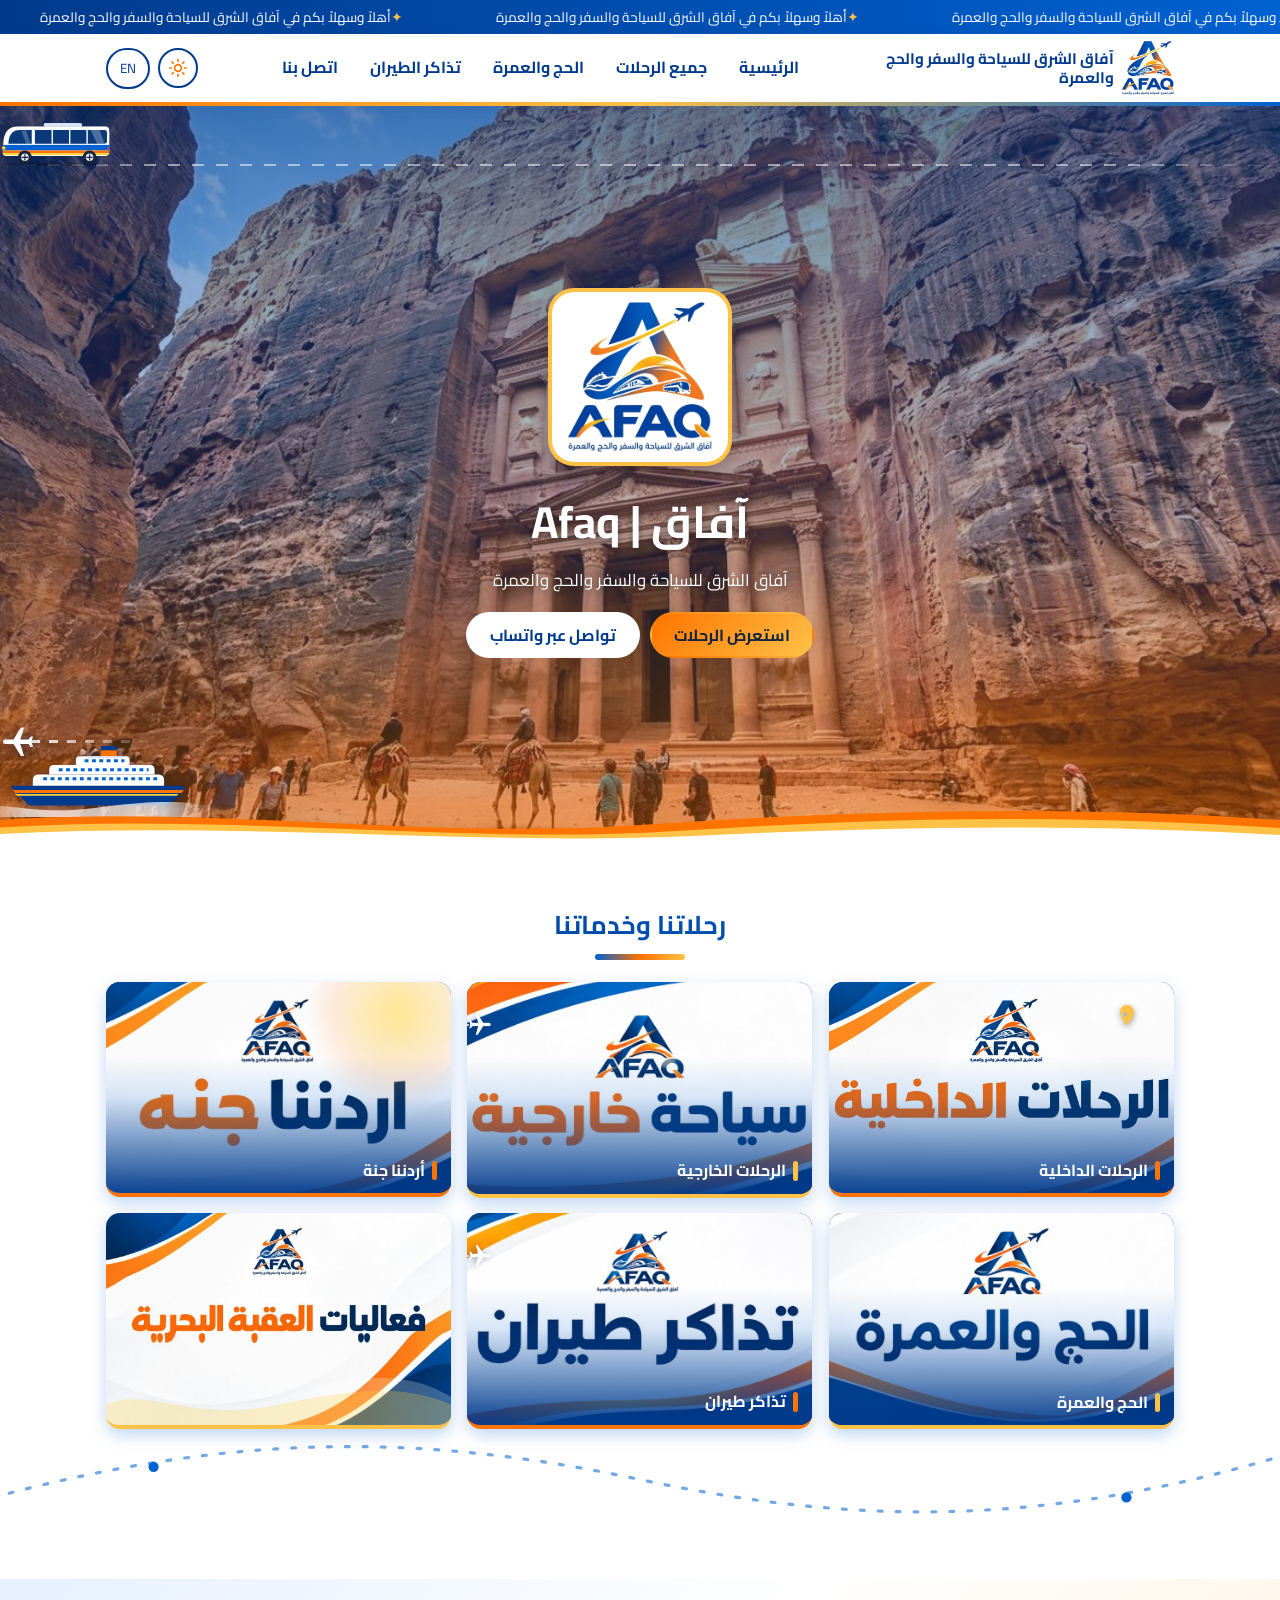
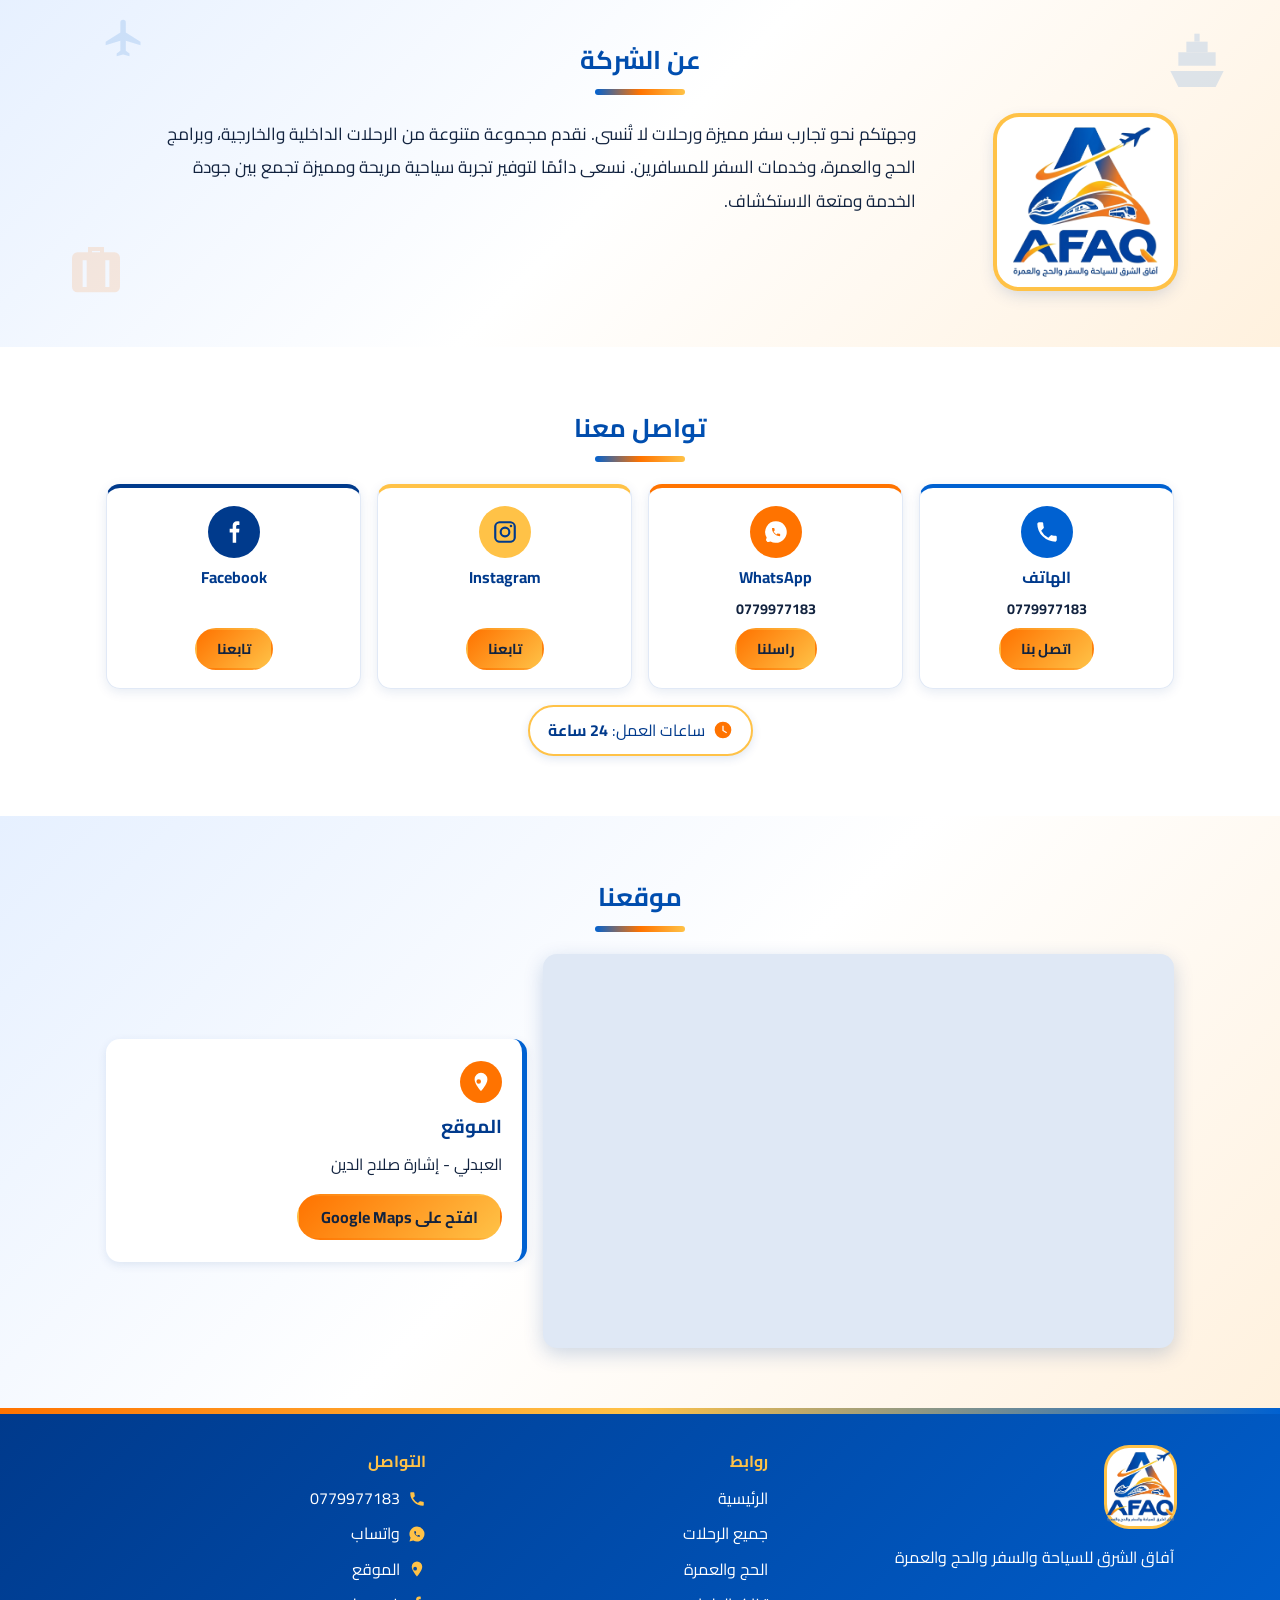
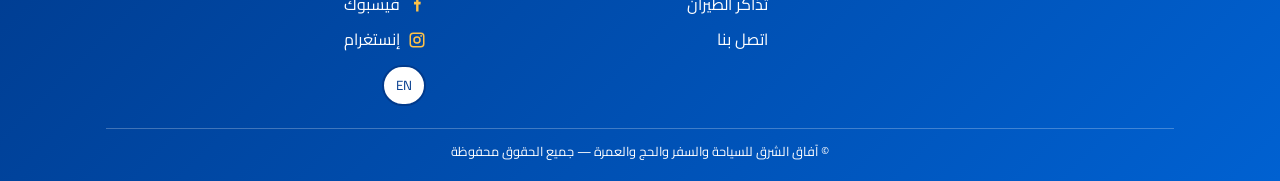
<file: index.html>
<!DOCTYPE html>
<html lang="ar" dir="rtl">
<head>
<meta charset="utf-8">
<meta name="viewport" content="width=device-width, initial-scale=1">
<title>آفاق الشرق للسياحة والسفر والحج والعمرة | Afaq</title>
<meta name="description" content="آفاق الشرق للسياحة والسفر والحج والعمرة: رحلات سياحية داخلية وخارجية، وبرامج الحج والعمرة، وتذاكر الطيران، وبرامج متنوعة في الأردن وغيرها.">
<link rel="canonical" href="https://afaqtravel.site/">
<link rel="icon" href="favicon.ico" sizes="any">
<link rel="icon" type="image/png" sizes="48x48" href="assets/icons/favicon-48x48.png">
<link rel="icon" type="image/png" sizes="96x96" href="assets/icons/favicon-96x96.png">
<link rel="apple-touch-icon" sizes="180x180" href="assets/icons/apple-touch-icon.png">
<link rel="stylesheet" href="css/style.css">
<link rel="stylesheet" href="css/responsive.css">
<link rel="stylesheet" href="css/pages.css">
<link rel="stylesheet" href="css/events.css?v=3">
<script>try{if(localStorage.getItem("afaq-theme")==="dark")document.documentElement.setAttribute("data-theme","dark")}catch(e){}</script>
<link rel="stylesheet" href="css/theme.css">
<link rel="stylesheet" href="css/motion.css?v=2">
</head>
<body data-titlekey="brand">
<div class="ticker" role="marquee" aria-label="news"><div class="ticker-view"><div class="ticker-track" aria-live="off"><span data-i18n="ticker">أهلاً وسهلاً بكم في آفاق الشرق للسياحة والسفر والحج والعمرة</span><span data-i18n="ticker">أهلاً وسهلاً بكم في آفاق الشرق للسياحة والسفر والحج والعمرة</span><span data-i18n="ticker">أهلاً وسهلاً بكم في آفاق الشرق للسياحة والسفر والحج والعمرة</span><span data-i18n="ticker">أهلاً وسهلاً بكم في آفاق الشرق للسياحة والسفر والحج والعمرة</span><span data-i18n="ticker">أهلاً وسهلاً بكم في آفاق الشرق للسياحة والسفر والحج والعمرة</span><span data-i18n="ticker">أهلاً وسهلاً بكم في آفاق الشرق للسياحة والسفر والحج والعمرة</span><span data-i18n="ticker">أهلاً وسهلاً بكم في آفاق الشرق للسياحة والسفر والحج والعمرة</span><span data-i18n="ticker">أهلاً وسهلاً بكم في آفاق الشرق للسياحة والسفر والحج والعمرة</span><span data-i18n="ticker">أهلاً وسهلاً بكم في آفاق الشرق للسياحة والسفر والحج والعمرة</span><span data-i18n="ticker">أهلاً وسهلاً بكم في آفاق الشرق للسياحة والسفر والحج والعمرة</span><span data-i18n="ticker">أهلاً وسهلاً بكم في آفاق الشرق للسياحة والسفر والحج والعمرة</span><span data-i18n="ticker">أهلاً وسهلاً بكم في آفاق الشرق للسياحة والسفر والحج والعمرة</span></div></div></div>
<header class="nav"><div class="container">
<a class="nav-logo" href="index.html" aria-label="Afaq"><img src="assets/logo/afaq-logo.png" alt="Afaq"><span class="brand-name" data-i18n="company">آفاق الشرق للسياحة والسفر والحج والعمرة</span></a>
<nav class="nav-links" id="menu" aria-label="main">
<a href="index.html" data-i18n="nav_home">الرئيسية</a>
<a href="index.html#programs" data-i18n="nav_programs">جميع الرحلات</a>
<a href="pages/hajj-umrah.html" data-i18n="nav_hajj">الحج والعمرة</a>
<a href="pages/flight-tickets.html" data-i18n="nav_flights">تذاكر الطيران</a>
<a href="index.html#contact" data-i18n="nav_contact">اتصل بنا</a>
</nav>
<div class="nav-right"><button class="theme-btn" type="button" aria-label="التبديل إلى الوضع الداكن" aria-pressed="false"><svg class="i-sun" viewBox="0 0 24 24" aria-hidden="true"><circle cx="12" cy="12" r="4"/><path d="M12 2v2M12 20v2M4.93 4.93l1.41 1.41M17.66 17.66l1.41 1.41M2 12h2M20 12h2M4.93 19.07l1.41-1.41M17.66 6.34l1.41-1.41"/></svg><svg class="i-moon" viewBox="0 0 24 24" aria-hidden="true"><path d="M21 12.8A9 9 0 1111.2 3a7 7 0 009.8 9.8z"/></svg></button><button class="lang-btn" type="button">EN</button><button class="menu-btn" type="button" aria-label="menu" aria-controls="menu" aria-expanded="false">☰</button></div>
</div></header>
<main>
<section class="hero" id="home"><div class="slides">
<img class="slide active" src="assets/images/hero/petra-hero.jpg" alt="البتراء" style="--pm:52% 50%" width="1280" height="714">
<img class="slide" src="assets/images/hero/makkah-madinah-hero.jpg" alt="مكة المكرمة والمدينة المنورة" style="--pm:28% 50%" loading="lazy" width="1280" height="714">
<img class="slide" src="assets/images/hero/ajloun-hero.jpg" alt="عجلون" style="--pm:30% 50%" loading="lazy" width="1280" height="853">
<img class="slide" src="assets/images/hero/egypt-pyramids-hero.jpg" alt="أهرامات الجيزة - مصر" style="--pm:48% 50%" loading="lazy" width="1280" height="714">
<img class="slide" src="assets/images/hero/wadi-rum-hero.jpg" alt="وادي رم" style="--pm:45% 50%" loading="lazy" width="1280" height="714">
<img class="slide" src="assets/images/hero/dubai-hero.jpg" alt="دبي" style="--pm:50% 50%" loading="lazy" width="1280" height="698">
<img class="slide" src="assets/images/hero/aqaba-hero.jpg" alt="العقبة" style="--pm:33% 50%" loading="lazy" width="1280" height="720">
<img class="slide" src="assets/images/hero/paris-hero.jpg" alt="باريس - برج إيفل" style="--pm:50% 50%" loading="lazy" width="1280" height="714">
</div>
<div class="hero-content"><span class="logo-plate"><img src="assets/logo/afaq-logo.png" alt="Afaq" width="144" height="150"></span>
<h1 data-i18n="brand">آفاق | Afaq</h1><p data-i18n="company">آفاق الشرق للسياحة والسفر والحج والعمرة</p>
<div class="btns"><a class="btn btn-or" href="#programs" data-i18n="hero_cta1">استعرض الرحلات</a><a class="btn btn-wh" href="https://wa.me/962779977183" target="_blank" rel="noopener" data-i18n="hero_cta2">تواصل عبر واتساب</a></div></div></section>
<section class="section" id="programs"><div class="container"><h2 class="sec-title" data-i18n="programs_title">رحلاتنا وخدماتنا</h2>
<div class="cards">
<a class="card" href="pages/aqaba-overnight.html"><img src="assets/images/cards/domestic-trips-banner.jpg" alt="" width="1200" height="750" loading="lazy"><h3 data-i18n="c1">c1</h3></a>
<a class="card" href="pages/international-trips.html"><img src="assets/images/cards/international-trips-banner.jpg" alt="" width="800" height="500" loading="lazy"><h3 data-i18n="c7">c7</h3></a>
<a class="card" href="pages/jordan-is-our-paradise.html"><img src="assets/images/cards/jordan-paradise-banner.jpg" alt="" width="800" height="500" loading="lazy"><h3 data-i18n="c4">c4</h3></a>
<a class="card" href="pages/hajj-umrah.html"><img src="assets/images/cards/hajj-umrah-banner.jpg" alt="" width="800" height="500" loading="lazy"><h3 data-i18n="c5">c5</h3></a>
<a class="card" href="pages/flight-tickets.html"><img src="assets/images/cards/flight-tickets-banner.jpg" alt="" width="800" height="500" loading="lazy"><h3 data-i18n="c6">c6</h3></a>
<div class="card" id="ev-open" role="button" tabindex="0" aria-haspopup="dialog" aria-controls="ev-modal"><img src="assets/images/cards/aqaba-marine-card.jpg" alt="" width="1140" height="712" loading="lazy"><h3 data-i18n="c8">فعاليات العقبة البحرية</h3></div>
</div></div></section>
<section class="section alt" id="about"><div class="container"><h2 class="sec-title" data-i18n="about_title">عن الشركة</h2>
<div class="about"><span class="logo-plate"><img src="assets/logo/afaq-logo.png" alt="Afaq" loading="lazy"></span>
<div class="about-text"><p class="about-desc" data-i18n="about_text">وجهتكم نحو تجارب سفر مميزة ورحلات لا تُنسى. نقدم مجموعة متنوعة من الرحلات الداخلية والخارجية، وبرامج الحج والعمرة، وخدمات السفر للمسافرين. نسعى دائمًا لتوفير تجربة سياحية مريحة ومميزة تجمع بين جودة الخدمة ومتعة الاستكشاف.</p></div></div></div></section>
<section class="section" id="contact"><div class="container"><h2 class="sec-title" data-i18n="contact_title">تواصل معنا</h2>
<div class="ct-grid">
<div class="ct-card"><svg class="ic c-ico" viewBox="0 0 24 24" aria-hidden="true"><path d="M6.62 10.79a15.05 15.05 0 006.59 6.59l2.2-2.2a1 1 0 011.02-.24 11.36 11.36 0 003.58.57 1 1 0 011 1V20a1 1 0 01-1 1A17 17 0 013 4a1 1 0 011-1h3.5a1 1 0 011 1c0 1.25.2 2.45.57 3.57a1 1 0 01-.25 1.02z"/></svg><h3 data-i18n="lbl_phone">الهاتف</h3><p dir="ltr">0779977183</p><a class="btn btn-or" href="tel:+962779977183" data-i18n="btn_call">اتصل بنا</a></div>
<div class="ct-card"><svg class="ic c-ico" viewBox="0 0 24 24" aria-hidden="true"><path d="M12 2a10 10 0 00-8.6 15.1L2 22l5-1.3A10 10 0 1012 2z"/><path style="fill:var(--blue)" transform="translate(7 7) scale(.42)" d="M6.62 10.79a15.05 15.05 0 006.59 6.59l2.2-2.2a1 1 0 011.02-.24 11.36 11.36 0 003.58.57 1 1 0 011 1V20a1 1 0 01-1 1A17 17 0 013 4a1 1 0 011-1h3.5a1 1 0 011 1c0 1.25.2 2.45.57 3.57a1 1 0 01-.25 1.02z"/></svg><h3>WhatsApp</h3><p dir="ltr">0779977183</p><a class="btn btn-or" href="https://wa.me/962779977183" target="_blank" rel="noopener" data-i18n="btn_msg">راسلنا</a></div>
<div class="ct-card"><svg class="ic c-ico" viewBox="0 0 24 24" aria-hidden="true"><path fill="none" stroke="currentColor" stroke-width="2" d="M7 3h10a4 4 0 014 4v10a4 4 0 01-4 4H7a4 4 0 01-4-4V7a4 4 0 014-4z"/><circle cx="12" cy="12" r="4" fill="none" stroke="currentColor" stroke-width="2"/><circle cx="17.500" cy="6.500" r="1.200"/></svg><h3>Instagram</h3><a class="btn btn-or" href="https://www.instagram.com/afaq.trravel?mdxt=MW5kZTJ1Y2N6dGg1&amp;utm_source=qr" target="_blank" rel="noopener" data-i18n="btn_follow">تابعنا</a></div>
<div class="ct-card"><svg class="ic c-ico" viewBox="0 0 24 24" aria-hidden="true"><path d="M14 9V7c0-.9.3-1.500 1.600-1.500H17V2.200C16.700 2.200 15.800 2 14.800 2 12.400 2 10.800 3.500 10.800 6.100V9H8v3.500h2.800V22H14v-9.500h2.700L17 9z"/></svg><h3>Facebook</h3><a class="btn btn-or" href="https://www.facebook.com/share/19L39AtSsV/?mibextid=wwXIfr" target="_blank" rel="noopener" data-i18n="btn_follow">تابعنا</a></div>
</div>
<p class="hours"><svg class="ic" viewBox="0 0 24 24" aria-hidden="true"><path d="M12 2a10 10 0 100 20 10 10 0 000-20zm.75 5v5.200l4 2.400-.75 1.250-4.750-2.850V7z"/></svg><span><span data-i18n="lbl_hours">ساعات العمل</span>: <b data-i18n="hours_val">24 ساعة</b></span></p>
</div></section>
<section class="section alt" id="location"><div class="container"><h2 class="sec-title" data-i18n="loc_title">موقعنا</h2>
<div class="loc"><div class="map-wrap">
<!-- Map pin = coordinates of the supplied Google Maps link (31.9591338, 35.9202241). Change q= to move it. -->
<iframe src="https://www.google.com/maps?q=31.9591338,35.9202241&amp;z=17&amp;output=embed" title="Afaq location map" loading="lazy" referrerpolicy="no-referrer-when-downgrade" allowfullscreen></iframe></div>
<div class="loc-card"><svg class="ic c-ico" viewBox="0 0 24 24" aria-hidden="true"><path d="M12 2a7 7 0 00-7 7c0 5.25 7 13 7 13s7-7.75 7-13a7 7 0 00-7-7zm0 9.500A2.500 2.500 0 119.500 9 2.500 2.500 0 0112 11.500z"/></svg><h3 data-i18n="lbl_location">الموقع</h3><p data-i18n="loc_addr">العبدلي - إشارة صلاح الدين</p>
<a class="btn btn-or" href="https://maps.app.goo.gl/3E16qzeTnFBvjdeH8" target="_blank" rel="noopener" data-i18n="loc_btn">افتح على Google Maps</a></div></div></div></section>
</main>
<footer class="footer"><div class="container"><div class="f-grid">
<div><a class="logo-plate" href="index.html"><img src="assets/logo/afaq-logo.png" alt="Afaq"></a><p style="margin-top:10px" data-i18n="company">آفاق الشرق للسياحة والسفر والحج والعمرة</p></div>
<div><h4 data-i18n="footer_links">روابط</h4><ul>
<li><a href="index.html" data-i18n="nav_home">الرئيسية</a></li>
<li><a href="index.html#programs" data-i18n="nav_programs">جميع الرحلات</a></li>
<li><a href="pages/hajj-umrah.html" data-i18n="nav_hajj">الحج والعمرة</a></li>
<li><a href="pages/flight-tickets.html" data-i18n="nav_flights">تذاكر الطيران</a></li>
<li><a href="index.html#contact" data-i18n="nav_contact">اتصل بنا</a></li></ul></div>
<div><h4 data-i18n="footer_contact">التواصل</h4><ul>
<li><a class="fl" href="tel:+962779977183"><svg class="ic" viewBox="0 0 24 24" aria-hidden="true"><path d="M6.62 10.79a15.05 15.05 0 006.59 6.59l2.2-2.2a1 1 0 011.02-.24 11.36 11.36 0 003.58.57 1 1 0 011 1V20a1 1 0 01-1 1A17 17 0 013 4a1 1 0 011-1h3.5a1 1 0 011 1c0 1.25.2 2.45.57 3.57a1 1 0 01-.25 1.02z"/></svg><span dir="ltr">0779977183</span></a></li>
<li><a class="fl" href="https://wa.me/962779977183" target="_blank" rel="noopener"><svg class="ic" viewBox="0 0 24 24" aria-hidden="true"><path d="M12 2a10 10 0 00-8.6 15.1L2 22l5-1.3A10 10 0 1012 2z"/><path style="fill:var(--blue)" transform="translate(7 7) scale(.42)" d="M6.62 10.79a15.05 15.05 0 006.59 6.59l2.2-2.2a1 1 0 011.02-.24 11.36 11.36 0 003.58.57 1 1 0 011 1V20a1 1 0 01-1 1A17 17 0 013 4a1 1 0 011-1h3.5a1 1 0 011 1c0 1.25.2 2.45.57 3.57a1 1 0 01-.25 1.02z"/></svg><span data-i18n="lbl_whatsapp">واتساب</span></a></li>
<li><a class="fl" href="https://maps.app.goo.gl/3E16qzeTnFBvjdeH8" target="_blank" rel="noopener"><svg class="ic" viewBox="0 0 24 24" aria-hidden="true"><path d="M12 2a7 7 0 00-7 7c0 5.25 7 13 7 13s7-7.75 7-13a7 7 0 00-7-7zm0 9.500A2.500 2.500 0 119.500 9 2.500 2.500 0 0112 11.500z"/></svg><span data-i18n="lbl_location">الموقع</span></a></li>
<li><a class="fl" href="https://www.facebook.com/share/19L39AtSsV/?mibextid=wwXIfr" target="_blank" rel="noopener"><svg class="ic" viewBox="0 0 24 24" aria-hidden="true"><path d="M14 9V7c0-.9.3-1.500 1.600-1.500H17V2.200C16.700 2.200 15.800 2 14.800 2 12.400 2 10.800 3.500 10.800 6.100V9H8v3.500h2.800V22H14v-9.500h2.700L17 9z"/></svg><span data-i18n="lbl_fb">فيسبوك</span></a></li>
<li><a class="fl" href="https://www.instagram.com/afaq.trravel?mdxt=MW5kZTJ1Y2N6dGg1&amp;utm_source=qr" target="_blank" rel="noopener"><svg class="ic" viewBox="0 0 24 24" aria-hidden="true"><path fill="none" stroke="currentColor" stroke-width="2" d="M7 3h10a4 4 0 014 4v10a4 4 0 01-4 4H7a4 4 0 01-4-4V7a4 4 0 014-4z"/><circle cx="12" cy="12" r="4" fill="none" stroke="currentColor" stroke-width="2"/><circle cx="17.500" cy="6.500" r="1.200"/></svg><span data-i18n="lbl_ig">إنستغرام</span></a></li></ul>
<button class="lang-btn" type="button" style="margin-top:8px">EN</button></div>
</div><p class="copy">© <span data-i18n="company">آفاق الشرق للسياحة والسفر والحج والعمرة</span> — <span data-i18n="rights">جميع الحقوق محفوظة</span></p></div></footer>
<dialog class="ev-modal" id="ev-modal" aria-labelledby="ev-title">
<div class="ev-head"><h2 id="ev-title">فعاليات العقبة البحرية 🌊</h2><button class="ev-close" id="ev-close" type="button" aria-label="إغلاق">×</button></div>
<div class="ev-wrap"><ul class="ev-grid" id="ev-grid"></ul></div>
</dialog>
<script src="js/language.js"></script>
<script src="js/main.js"></script>
<script src="js/theme.js"></script>
<script src="js/slider.js"></script>
<script src="js/events.js?v=2"></script>
<script src="js/motion.js?v=2" defer></script>
</body>
</html>
</file>
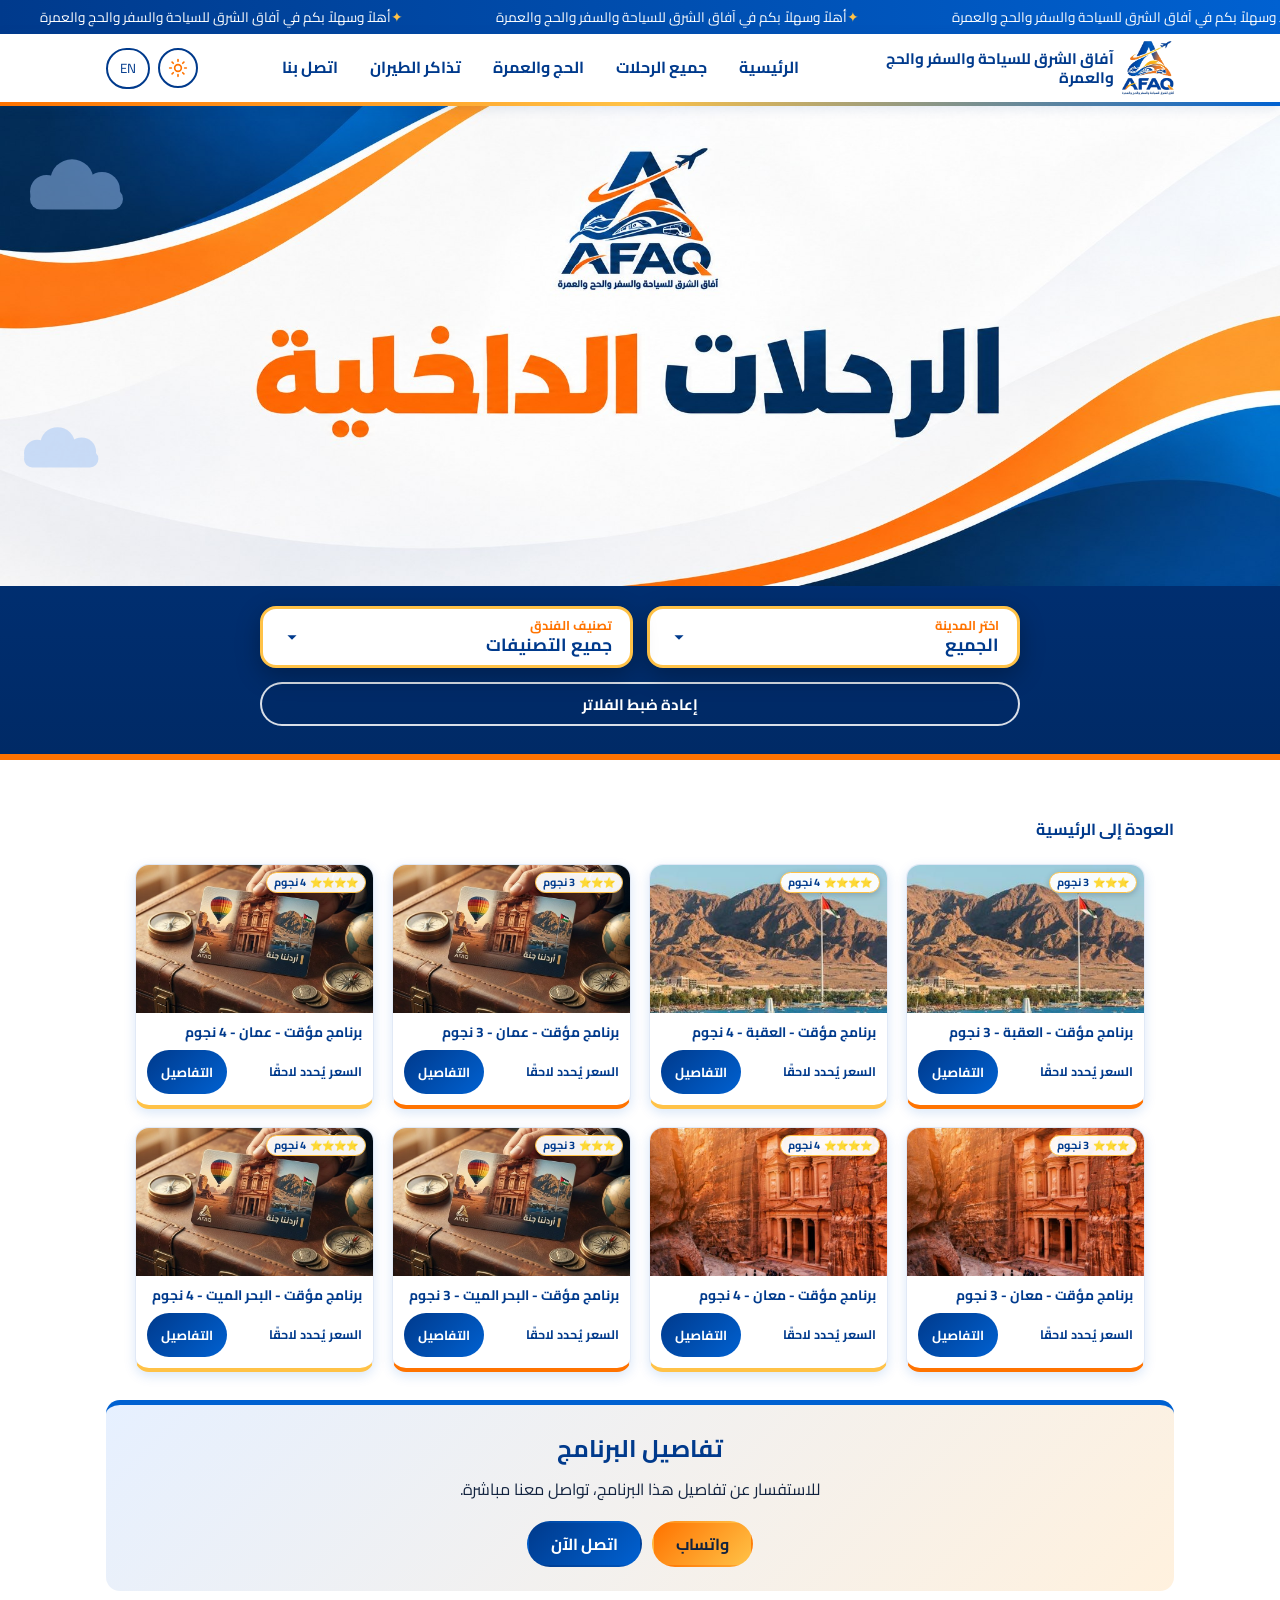
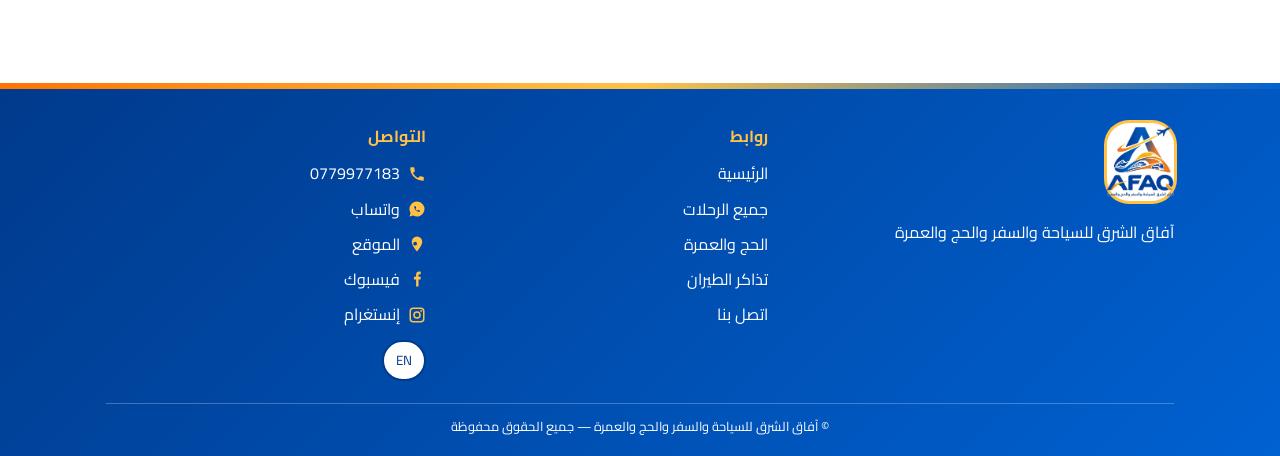
<file: pages/aqaba-overnight.html>
<!DOCTYPE html>
<html lang="ar" dir="rtl">
<head>
<meta charset="utf-8">
<meta name="viewport" content="width=device-width, initial-scale=1">
<title>آفاق | Afaq</title>
<link rel="canonical" href="https://afaqtravel.site/pages/aqaba-overnight.html">
<link rel="icon" href="../favicon.ico" sizes="any">
<link rel="icon" type="image/png" sizes="48x48" href="../assets/icons/favicon-48x48.png">
<link rel="icon" type="image/png" sizes="96x96" href="../assets/icons/favicon-96x96.png">
<link rel="apple-touch-icon" sizes="180x180" href="../assets/icons/apple-touch-icon.png">
<link rel="stylesheet" href="../css/style.css">
<link rel="stylesheet" href="../css/responsive.css">
<link rel="stylesheet" href="../css/pages.css">
<link rel="stylesheet" href="../css/jordan-paradise.css">
<script>try{if(localStorage.getItem("afaq-theme")==="dark")document.documentElement.setAttribute("data-theme","dark")}catch(e){}</script>
<link rel="stylesheet" href="../css/theme.css">
<link rel="stylesheet" href="../css/motion.css?v=2">
</head>
<body data-titlekey="c1" data-section="aqaba-overnight">
<div class="ticker" role="marquee" aria-label="news"><div class="ticker-view"><div class="ticker-track" aria-live="off"><span data-i18n="ticker">أهلاً وسهلاً بكم في آفاق الشرق للسياحة والسفر والحج والعمرة</span><span data-i18n="ticker">أهلاً وسهلاً بكم في آفاق الشرق للسياحة والسفر والحج والعمرة</span><span data-i18n="ticker">أهلاً وسهلاً بكم في آفاق الشرق للسياحة والسفر والحج والعمرة</span><span data-i18n="ticker">أهلاً وسهلاً بكم في آفاق الشرق للسياحة والسفر والحج والعمرة</span><span data-i18n="ticker">أهلاً وسهلاً بكم في آفاق الشرق للسياحة والسفر والحج والعمرة</span><span data-i18n="ticker">أهلاً وسهلاً بكم في آفاق الشرق للسياحة والسفر والحج والعمرة</span><span data-i18n="ticker">أهلاً وسهلاً بكم في آفاق الشرق للسياحة والسفر والحج والعمرة</span><span data-i18n="ticker">أهلاً وسهلاً بكم في آفاق الشرق للسياحة والسفر والحج والعمرة</span><span data-i18n="ticker">أهلاً وسهلاً بكم في آفاق الشرق للسياحة والسفر والحج والعمرة</span><span data-i18n="ticker">أهلاً وسهلاً بكم في آفاق الشرق للسياحة والسفر والحج والعمرة</span><span data-i18n="ticker">أهلاً وسهلاً بكم في آفاق الشرق للسياحة والسفر والحج والعمرة</span><span data-i18n="ticker">أهلاً وسهلاً بكم في آفاق الشرق للسياحة والسفر والحج والعمرة</span></div></div></div>
<header class="nav"><div class="container">
<a class="nav-logo" href="../index.html" aria-label="Afaq"><img src="../assets/logo/afaq-logo.png" alt="Afaq"><span class="brand-name" data-i18n="company">آفاق الشرق للسياحة والسفر والحج والعمرة</span></a>
<nav class="nav-links" id="menu" aria-label="main">
<a href="../index.html" data-i18n="nav_home">الرئيسية</a>
<a href="../index.html#programs" data-i18n="nav_programs">جميع الرحلات</a>
<a href="../pages/hajj-umrah.html" data-i18n="nav_hajj">الحج والعمرة</a>
<a href="../pages/flight-tickets.html" data-i18n="nav_flights">تذاكر الطيران</a>
<a href="../index.html#contact" data-i18n="nav_contact">اتصل بنا</a>
</nav>
<div class="nav-right"><button class="theme-btn" type="button" aria-label="التبديل إلى الوضع الداكن" aria-pressed="false"><svg class="i-sun" viewBox="0 0 24 24" aria-hidden="true"><circle cx="12" cy="12" r="4"/><path d="M12 2v2M12 20v2M4.93 4.93l1.41 1.41M17.66 17.66l1.41 1.41M2 12h2M20 12h2M4.93 19.07l1.41-1.41M17.66 6.34l1.41-1.41"/></svg><svg class="i-moon" viewBox="0 0 24 24" aria-hidden="true"><path d="M21 12.8A9 9 0 1111.2 3a7 7 0 009.8 9.8z"/></svg></button><button class="lang-btn" type="button">EN</button><button class="menu-btn" type="button" aria-label="menu" aria-controls="menu" aria-expanded="false">☰</button></div>
</div></header>
<main>
<section class="jp-hero jp-hero--banner"><div class="jp-hero-bg"><img src="../assets/images/pages/domestic-trips-bg.jpg" alt="" width="2048" height="768"></div>
<div class="jp-hero-in"><h1 data-i18n="c1">c1</h1>
<div class="jp-filters">
<div class="jp-dd" id="jp-dd">
<button type="button" class="jp-dd-btn" id="jp-dd-btn" aria-haspopup="listbox" aria-expanded="false" aria-controls="jp-dd-list" aria-labelledby="jp-dd-label jp-dd-val"><span class="jp-dd-txt"><span class="jp-dd-label" id="jp-dd-label">اختر المدينة</span><span class="jp-dd-val" id="jp-dd-val">الجميع</span></span><svg class="jp-dd-ic" viewBox="0 0 24 24" aria-hidden="true"><path d="M7 10l5 5 5-5z"/></svg></button>
<ul class="jp-dd-list" id="jp-dd-list" role="listbox" aria-labelledby="jp-dd-label"></ul>
</div>
<div class="jp-dd" id="jp-sd">
<button type="button" class="jp-dd-btn" id="jp-sd-btn" aria-haspopup="listbox" aria-expanded="false" aria-controls="jp-sd-list" aria-labelledby="jp-sd-label jp-sd-val"><span class="jp-dd-txt"><span class="jp-dd-label" id="jp-sd-label">تصنيف الفندق</span><span class="jp-dd-val" id="jp-sd-val">جميع التصنيفات</span></span><svg class="jp-dd-ic" viewBox="0 0 24 24" aria-hidden="true"><path d="M7 10l5 5 5-5z"/></svg></button>
<ul class="jp-dd-list" id="jp-sd-list" role="listbox" aria-labelledby="jp-sd-label"></ul>
</div>
<button type="button" class="jp-reset" id="jp-reset">إعادة ضبط الفلاتر</button>
</div>
</div></section>
<section class="jp-sec"><div class="container"><a class="back" href="../index.html" data-i18n="back_home">العودة إلى الرئيسية</a>
<div class="jp-grid" id="jp-grid" aria-live="polite"></div>
<p class="jp-empty" id="jp-empty" hidden></p>
<!-- ===== EDITABLE CONTENT AREA =====
     Add the program details here (schedule, price, hotels, inclusions, conditions)
     once they are available. Nothing was invented. Remove the .details block below when done. -->
<section class="details"><h2 data-i18n="details_title">تفاصيل البرنامج</h2><p data-i18n="details_note">للاستفسار عن تفاصيل هذا البرنامج، تواصل معنا مباشرة.</p>
<div class="btns"><a class="btn btn-or" href="https://wa.me/962779977183" target="_blank" rel="noopener" data-i18n="wa_btn">واتساب</a><a class="btn btn-bl" href="tel:+962779977183" data-i18n="call_btn">اتصل الآن</a></div></section>
</div></section>
<dialog class="jp-modal" id="jp-modal" aria-labelledby="jp-m-title">
<div class="jp-m-head"><div class="jp-m-head-txt"><h2 id="jp-m-title"></h2><span class="jp-m-price" id="jp-m-price"></span></div><button type="button" class="jp-m-close" id="jp-m-close" aria-label="إغلاق">&times;</button></div>
<div class="jp-m-body">
<section class="jp-m-sec"><h3 id="jp-m-dh">تفاصيل الرحلة</h3><div class="jp-m-content" id="jp-m-details"><!-- تفاصيل الرحلة: تُملأ من حقل details في js/jordan-trips-data.js --></div></section>
<section class="jp-m-sec"><h3 id="jp-m-ih">مسار الرحلة</h3><div class="jp-m-content" id="jp-m-itin"><!-- مسار الرحلة: يُملأ من حقل itinerary في js/jordan-trips-data.js --></div></section>
</div></dialog>
</main>
<footer class="footer"><div class="container"><div class="f-grid">
<div><a class="logo-plate" href="../index.html"><img src="../assets/logo/afaq-logo.png" alt="Afaq"></a><p style="margin-top:10px" data-i18n="company">آفاق الشرق للسياحة والسفر والحج والعمرة</p></div>
<div><h4 data-i18n="footer_links">روابط</h4><ul>
<li><a href="../index.html" data-i18n="nav_home">الرئيسية</a></li>
<li><a href="../index.html#programs" data-i18n="nav_programs">جميع الرحلات</a></li>
<li><a href="../pages/hajj-umrah.html" data-i18n="nav_hajj">الحج والعمرة</a></li>
<li><a href="../pages/flight-tickets.html" data-i18n="nav_flights">تذاكر الطيران</a></li>
<li><a href="../index.html#contact" data-i18n="nav_contact">اتصل بنا</a></li></ul></div>
<div><h4 data-i18n="footer_contact">التواصل</h4><ul>
<li><a class="fl" href="tel:+962779977183"><svg class="ic" viewBox="0 0 24 24" aria-hidden="true"><path d="M6.62 10.79a15.05 15.05 0 006.59 6.59l2.2-2.2a1 1 0 011.02-.24 11.36 11.36 0 003.58.57 1 1 0 011 1V20a1 1 0 01-1 1A17 17 0 013 4a1 1 0 011-1h3.5a1 1 0 011 1c0 1.25.2 2.45.57 3.57a1 1 0 01-.25 1.02z"/></svg><span dir="ltr">0779977183</span></a></li>
<li><a class="fl" href="https://wa.me/962779977183" target="_blank" rel="noopener"><svg class="ic" viewBox="0 0 24 24" aria-hidden="true"><path d="M12 2a10 10 0 00-8.6 15.1L2 22l5-1.3A10 10 0 1012 2z"/><path style="fill:var(--blue)" transform="translate(7 7) scale(.42)" d="M6.62 10.79a15.05 15.05 0 006.59 6.59l2.2-2.2a1 1 0 011.02-.24 11.36 11.36 0 003.58.57 1 1 0 011 1V20a1 1 0 01-1 1A17 17 0 013 4a1 1 0 011-1h3.5a1 1 0 011 1c0 1.25.2 2.45.57 3.57a1 1 0 01-.25 1.02z"/></svg><span data-i18n="lbl_whatsapp">واتساب</span></a></li>
<li><a class="fl" href="https://maps.app.goo.gl/3E16qzeTnFBvjdeH8" target="_blank" rel="noopener"><svg class="ic" viewBox="0 0 24 24" aria-hidden="true"><path d="M12 2a7 7 0 00-7 7c0 5.25 7 13 7 13s7-7.75 7-13a7 7 0 00-7-7zm0 9.500A2.500 2.500 0 119.500 9 2.500 2.500 0 0112 11.500z"/></svg><span data-i18n="lbl_location">الموقع</span></a></li>
<li><a class="fl" href="https://www.facebook.com/share/19L39AtSsV/?mibextid=wwXIfr" target="_blank" rel="noopener"><svg class="ic" viewBox="0 0 24 24" aria-hidden="true"><path d="M14 9V7c0-.9.3-1.500 1.600-1.500H17V2.200C16.700 2.200 15.800 2 14.800 2 12.400 2 10.800 3.500 10.800 6.100V9H8v3.500h2.800V22H14v-9.500h2.700L17 9z"/></svg><span data-i18n="lbl_fb">فيسبوك</span></a></li>
<li><a class="fl" href="https://www.instagram.com/afaq.trravel?mdxt=MW5kZTJ1Y2N6dGg1&amp;utm_source=qr" target="_blank" rel="noopener"><svg class="ic" viewBox="0 0 24 24" aria-hidden="true"><path fill="none" stroke="currentColor" stroke-width="2" d="M7 3h10a4 4 0 014 4v10a4 4 0 01-4 4H7a4 4 0 01-4-4V7a4 4 0 014-4z"/><circle cx="12" cy="12" r="4" fill="none" stroke="currentColor" stroke-width="2"/><circle cx="17.500" cy="6.500" r="1.200"/></svg><span data-i18n="lbl_ig">إنستغرام</span></a></li></ul>
<button class="lang-btn" type="button" style="margin-top:8px">EN</button></div>
</div><p class="copy">© <span data-i18n="company">آفاق الشرق للسياحة والسفر والحج والعمرة</span> — <span data-i18n="rights">جميع الحقوق محفوظة</span></p></div></footer>
<script src="../js/language.js"></script>
<script src="../js/main.js"></script>
<script src="../js/theme.js"></script>
<script src="../js/section-trips-data.js"></script>
<script src="../js/jordan-paradise.js"></script>
<script src="../js/motion.js?v=2" defer></script>
</body>
</html>
</file>
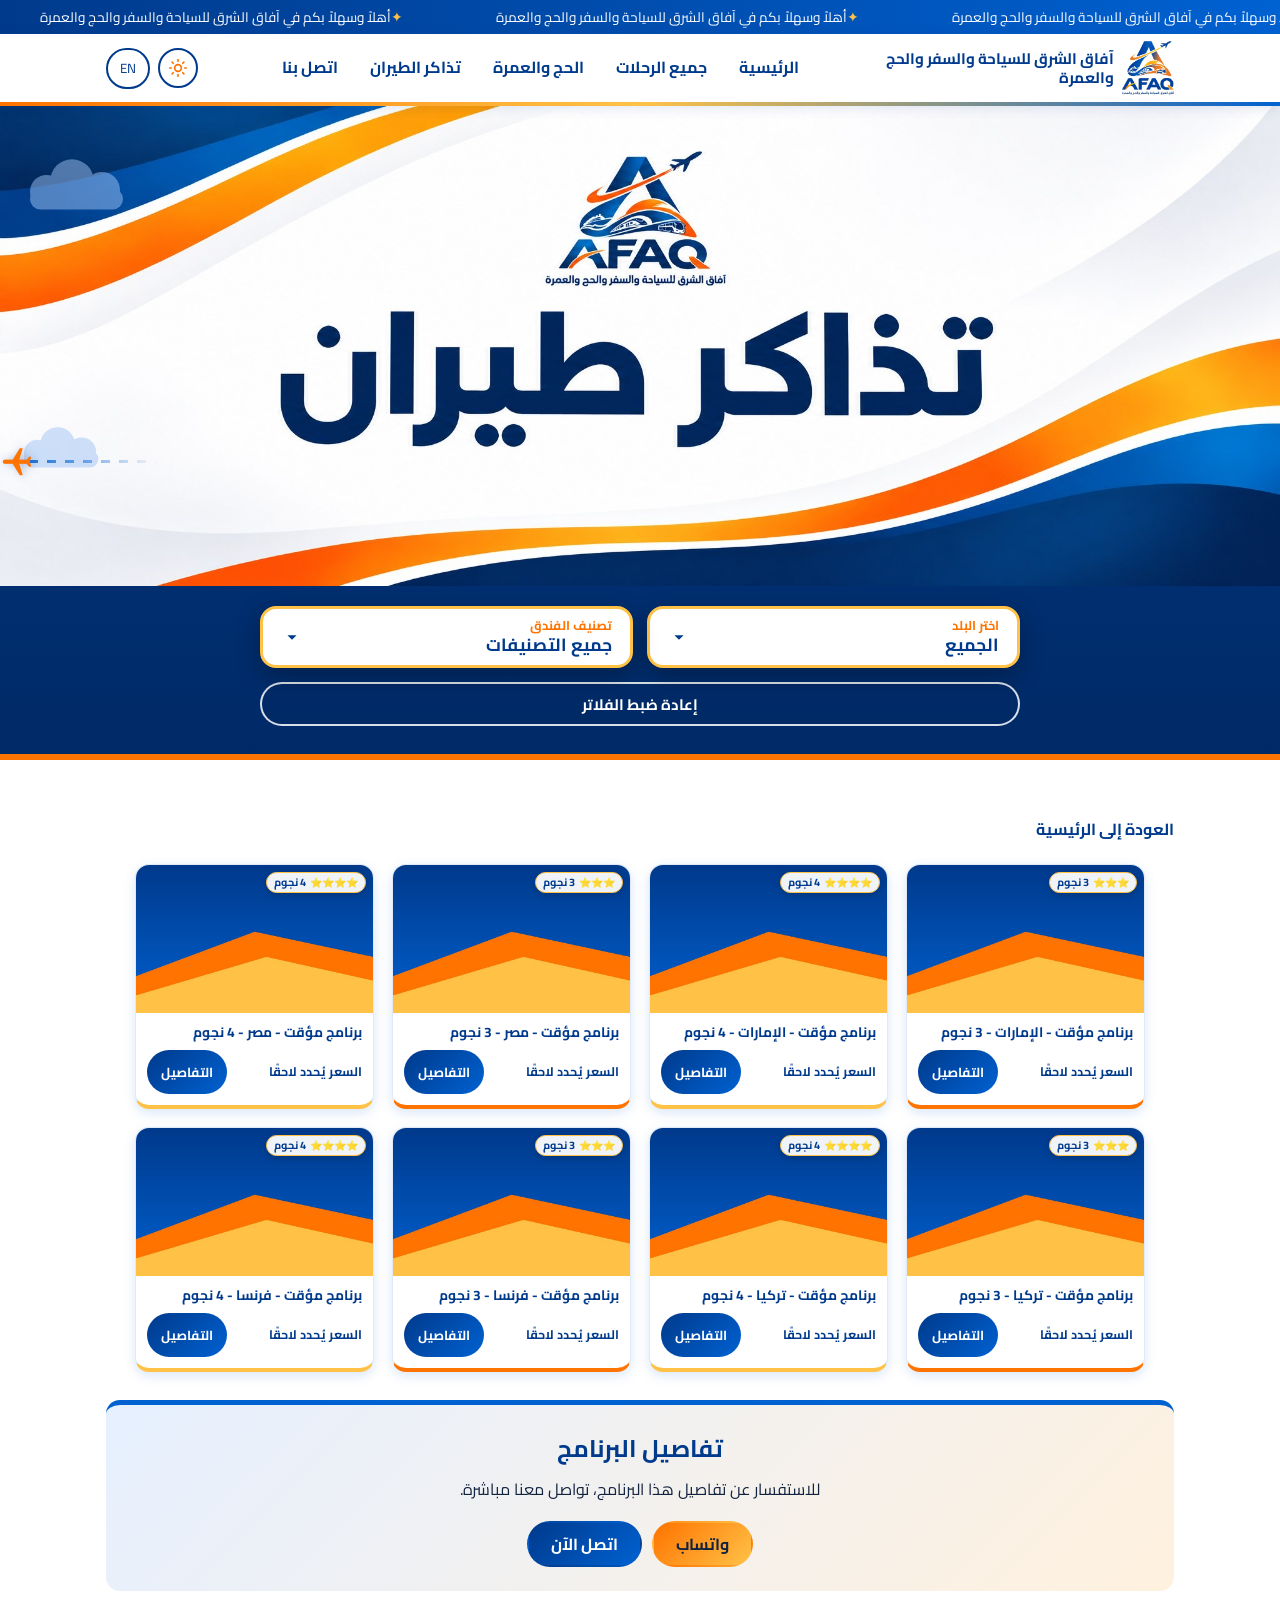
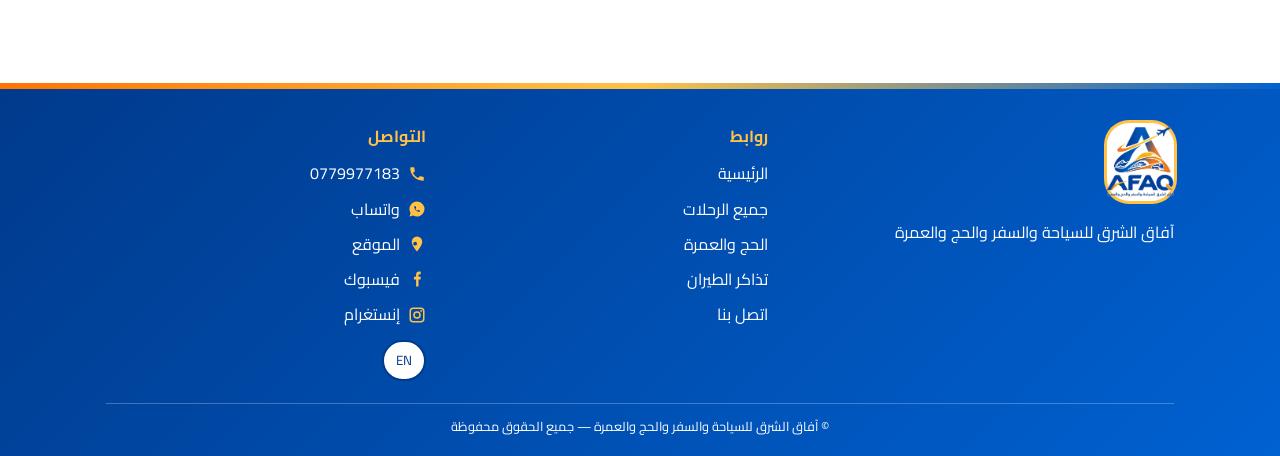
<file: pages/flight-tickets.html>
<!DOCTYPE html>
<html lang="ar" dir="rtl">
<head>
<meta charset="utf-8">
<meta name="viewport" content="width=device-width, initial-scale=1">
<title>آفاق | Afaq</title>
<link rel="canonical" href="https://afaqtravel.site/pages/flight-tickets.html">
<link rel="icon" href="../favicon.ico" sizes="any">
<link rel="icon" type="image/png" sizes="48x48" href="../assets/icons/favicon-48x48.png">
<link rel="icon" type="image/png" sizes="96x96" href="../assets/icons/favicon-96x96.png">
<link rel="apple-touch-icon" sizes="180x180" href="../assets/icons/apple-touch-icon.png">
<link rel="stylesheet" href="../css/style.css">
<link rel="stylesheet" href="../css/responsive.css">
<link rel="stylesheet" href="../css/pages.css">
<link rel="stylesheet" href="../css/jordan-paradise.css">
<script>try{if(localStorage.getItem("afaq-theme")==="dark")document.documentElement.setAttribute("data-theme","dark")}catch(e){}</script>
<link rel="stylesheet" href="../css/theme.css">
<link rel="stylesheet" href="../css/motion.css?v=2">
</head>
<body data-titlekey="c6" data-section="flight-tickets">
<div class="ticker" role="marquee" aria-label="news"><div class="ticker-view"><div class="ticker-track" aria-live="off"><span data-i18n="ticker">أهلاً وسهلاً بكم في آفاق الشرق للسياحة والسفر والحج والعمرة</span><span data-i18n="ticker">أهلاً وسهلاً بكم في آفاق الشرق للسياحة والسفر والحج والعمرة</span><span data-i18n="ticker">أهلاً وسهلاً بكم في آفاق الشرق للسياحة والسفر والحج والعمرة</span><span data-i18n="ticker">أهلاً وسهلاً بكم في آفاق الشرق للسياحة والسفر والحج والعمرة</span><span data-i18n="ticker">أهلاً وسهلاً بكم في آفاق الشرق للسياحة والسفر والحج والعمرة</span><span data-i18n="ticker">أهلاً وسهلاً بكم في آفاق الشرق للسياحة والسفر والحج والعمرة</span><span data-i18n="ticker">أهلاً وسهلاً بكم في آفاق الشرق للسياحة والسفر والحج والعمرة</span><span data-i18n="ticker">أهلاً وسهلاً بكم في آفاق الشرق للسياحة والسفر والحج والعمرة</span><span data-i18n="ticker">أهلاً وسهلاً بكم في آفاق الشرق للسياحة والسفر والحج والعمرة</span><span data-i18n="ticker">أهلاً وسهلاً بكم في آفاق الشرق للسياحة والسفر والحج والعمرة</span><span data-i18n="ticker">أهلاً وسهلاً بكم في آفاق الشرق للسياحة والسفر والحج والعمرة</span><span data-i18n="ticker">أهلاً وسهلاً بكم في آفاق الشرق للسياحة والسفر والحج والعمرة</span></div></div></div>
<header class="nav"><div class="container">
<a class="nav-logo" href="../index.html" aria-label="Afaq"><img src="../assets/logo/afaq-logo.png" alt="Afaq"><span class="brand-name" data-i18n="company">آفاق الشرق للسياحة والسفر والحج والعمرة</span></a>
<nav class="nav-links" id="menu" aria-label="main">
<a href="../index.html" data-i18n="nav_home">الرئيسية</a>
<a href="../index.html#programs" data-i18n="nav_programs">جميع الرحلات</a>
<a href="../pages/hajj-umrah.html" data-i18n="nav_hajj">الحج والعمرة</a>
<a href="../pages/flight-tickets.html" data-i18n="nav_flights">تذاكر الطيران</a>
<a href="../index.html#contact" data-i18n="nav_contact">اتصل بنا</a>
</nav>
<div class="nav-right"><button class="theme-btn" type="button" aria-label="التبديل إلى الوضع الداكن" aria-pressed="false"><svg class="i-sun" viewBox="0 0 24 24" aria-hidden="true"><circle cx="12" cy="12" r="4"/><path d="M12 2v2M12 20v2M4.93 4.93l1.41 1.41M17.66 17.66l1.41 1.41M2 12h2M20 12h2M4.93 19.07l1.41-1.41M17.66 6.34l1.41-1.41"/></svg><svg class="i-moon" viewBox="0 0 24 24" aria-hidden="true"><path d="M21 12.8A9 9 0 1111.2 3a7 7 0 009.8 9.8z"/></svg></button><button class="lang-btn" type="button">EN</button><button class="menu-btn" type="button" aria-label="menu" aria-controls="menu" aria-expanded="false">☰</button></div>
</div></header>
<main>
<section class="jp-hero jp-hero--banner"><div class="jp-hero-bg"><img src="../assets/images/pages/flight-tickets-bg.jpg" alt="" width="2048" height="768"></div>
<div class="jp-hero-in"><h1 data-i18n="c6">c6</h1>
<div class="jp-filters">
<div class="jp-dd" id="jp-dd">
<button type="button" class="jp-dd-btn" id="jp-dd-btn" aria-haspopup="listbox" aria-expanded="false" aria-controls="jp-dd-list" aria-labelledby="jp-dd-label jp-dd-val"><span class="jp-dd-txt"><span class="jp-dd-label" id="jp-dd-label">اختر البلد</span><span class="jp-dd-val" id="jp-dd-val">الجميع</span></span><svg class="jp-dd-ic" viewBox="0 0 24 24" aria-hidden="true"><path d="M7 10l5 5 5-5z"/></svg></button>
<ul class="jp-dd-list" id="jp-dd-list" role="listbox" aria-labelledby="jp-dd-label"></ul>
</div>
<div class="jp-dd" id="jp-sd">
<button type="button" class="jp-dd-btn" id="jp-sd-btn" aria-haspopup="listbox" aria-expanded="false" aria-controls="jp-sd-list" aria-labelledby="jp-sd-label jp-sd-val"><span class="jp-dd-txt"><span class="jp-dd-label" id="jp-sd-label">تصنيف الفندق</span><span class="jp-dd-val" id="jp-sd-val">جميع التصنيفات</span></span><svg class="jp-dd-ic" viewBox="0 0 24 24" aria-hidden="true"><path d="M7 10l5 5 5-5z"/></svg></button>
<ul class="jp-dd-list" id="jp-sd-list" role="listbox" aria-labelledby="jp-sd-label"></ul>
</div>
<button type="button" class="jp-reset" id="jp-reset">إعادة ضبط الفلاتر</button>
</div>
</div></section>
<section class="jp-sec"><div class="container"><a class="back" href="../index.html" data-i18n="back_home">العودة إلى الرئيسية</a>
<div class="jp-grid" id="jp-grid" aria-live="polite"></div>
<p class="jp-empty" id="jp-empty" hidden></p>
<!-- ===== EDITABLE CONTENT AREA =====
     Add the program details here (schedule, price, hotels, inclusions, conditions)
     once they are available. Nothing was invented. Remove the .details block below when done. -->
<section class="details"><h2 data-i18n="details_title">تفاصيل البرنامج</h2><p data-i18n="details_note">للاستفسار عن تفاصيل هذا البرنامج، تواصل معنا مباشرة.</p>
<div class="btns"><a class="btn btn-or" href="https://wa.me/962779977183" target="_blank" rel="noopener" data-i18n="wa_btn">واتساب</a><a class="btn btn-bl" href="tel:+962779977183" data-i18n="call_btn">اتصل الآن</a></div></section>
</div></section>
<dialog class="jp-modal" id="jp-modal" aria-labelledby="jp-m-title">
<div class="jp-m-head"><div class="jp-m-head-txt"><h2 id="jp-m-title"></h2><span class="jp-m-price" id="jp-m-price"></span></div><button type="button" class="jp-m-close" id="jp-m-close" aria-label="إغلاق">&times;</button></div>
<div class="jp-m-body">
<section class="jp-m-sec"><h3 id="jp-m-dh">تفاصيل الرحلة</h3><div class="jp-m-content" id="jp-m-details"><!-- تفاصيل الرحلة: تُملأ من حقل details في js/jordan-trips-data.js --></div></section>
<section class="jp-m-sec"><h3 id="jp-m-ih">مسار الرحلة</h3><div class="jp-m-content" id="jp-m-itin"><!-- مسار الرحلة: يُملأ من حقل itinerary في js/jordan-trips-data.js --></div></section>
</div></dialog>
</main>
<footer class="footer"><div class="container"><div class="f-grid">
<div><a class="logo-plate" href="../index.html"><img src="../assets/logo/afaq-logo.png" alt="Afaq"></a><p style="margin-top:10px" data-i18n="company">آفاق الشرق للسياحة والسفر والحج والعمرة</p></div>
<div><h4 data-i18n="footer_links">روابط</h4><ul>
<li><a href="../index.html" data-i18n="nav_home">الرئيسية</a></li>
<li><a href="../index.html#programs" data-i18n="nav_programs">جميع الرحلات</a></li>
<li><a href="../pages/hajj-umrah.html" data-i18n="nav_hajj">الحج والعمرة</a></li>
<li><a href="../pages/flight-tickets.html" data-i18n="nav_flights">تذاكر الطيران</a></li>
<li><a href="../index.html#contact" data-i18n="nav_contact">اتصل بنا</a></li></ul></div>
<div><h4 data-i18n="footer_contact">التواصل</h4><ul>
<li><a class="fl" href="tel:+962779977183"><svg class="ic" viewBox="0 0 24 24" aria-hidden="true"><path d="M6.62 10.79a15.05 15.05 0 006.59 6.59l2.2-2.2a1 1 0 011.02-.24 11.36 11.36 0 003.58.57 1 1 0 011 1V20a1 1 0 01-1 1A17 17 0 013 4a1 1 0 011-1h3.5a1 1 0 011 1c0 1.25.2 2.45.57 3.57a1 1 0 01-.25 1.02z"/></svg><span dir="ltr">0779977183</span></a></li>
<li><a class="fl" href="https://wa.me/962779977183" target="_blank" rel="noopener"><svg class="ic" viewBox="0 0 24 24" aria-hidden="true"><path d="M12 2a10 10 0 00-8.6 15.1L2 22l5-1.3A10 10 0 1012 2z"/><path style="fill:var(--blue)" transform="translate(7 7) scale(.42)" d="M6.62 10.79a15.05 15.05 0 006.59 6.59l2.2-2.2a1 1 0 011.02-.24 11.36 11.36 0 003.58.57 1 1 0 011 1V20a1 1 0 01-1 1A17 17 0 013 4a1 1 0 011-1h3.5a1 1 0 011 1c0 1.25.2 2.45.57 3.57a1 1 0 01-.25 1.02z"/></svg><span data-i18n="lbl_whatsapp">واتساب</span></a></li>
<li><a class="fl" href="https://maps.app.goo.gl/3E16qzeTnFBvjdeH8" target="_blank" rel="noopener"><svg class="ic" viewBox="0 0 24 24" aria-hidden="true"><path d="M12 2a7 7 0 00-7 7c0 5.25 7 13 7 13s7-7.75 7-13a7 7 0 00-7-7zm0 9.500A2.500 2.500 0 119.500 9 2.500 2.500 0 0112 11.500z"/></svg><span data-i18n="lbl_location">الموقع</span></a></li>
<li><a class="fl" href="https://www.facebook.com/share/19L39AtSsV/?mibextid=wwXIfr" target="_blank" rel="noopener"><svg class="ic" viewBox="0 0 24 24" aria-hidden="true"><path d="M14 9V7c0-.9.3-1.500 1.600-1.500H17V2.200C16.700 2.200 15.800 2 14.800 2 12.400 2 10.800 3.500 10.800 6.100V9H8v3.500h2.800V22H14v-9.500h2.700L17 9z"/></svg><span data-i18n="lbl_fb">فيسبوك</span></a></li>
<li><a class="fl" href="https://www.instagram.com/afaq.trravel?mdxt=MW5kZTJ1Y2N6dGg1&amp;utm_source=qr" target="_blank" rel="noopener"><svg class="ic" viewBox="0 0 24 24" aria-hidden="true"><path fill="none" stroke="currentColor" stroke-width="2" d="M7 3h10a4 4 0 014 4v10a4 4 0 01-4 4H7a4 4 0 01-4-4V7a4 4 0 014-4z"/><circle cx="12" cy="12" r="4" fill="none" stroke="currentColor" stroke-width="2"/><circle cx="17.500" cy="6.500" r="1.200"/></svg><span data-i18n="lbl_ig">إنستغرام</span></a></li></ul>
<button class="lang-btn" type="button" style="margin-top:8px">EN</button></div>
</div><p class="copy">© <span data-i18n="company">آفاق الشرق للسياحة والسفر والحج والعمرة</span> — <span data-i18n="rights">جميع الحقوق محفوظة</span></p></div></footer>
<script src="../js/language.js"></script>
<script src="../js/main.js"></script>
<script src="../js/theme.js"></script>
<script src="../js/section-trips-data.js"></script>
<script src="../js/jordan-paradise.js"></script>
<script src="../js/motion.js?v=2" defer></script>
</body>
</html>
</file>
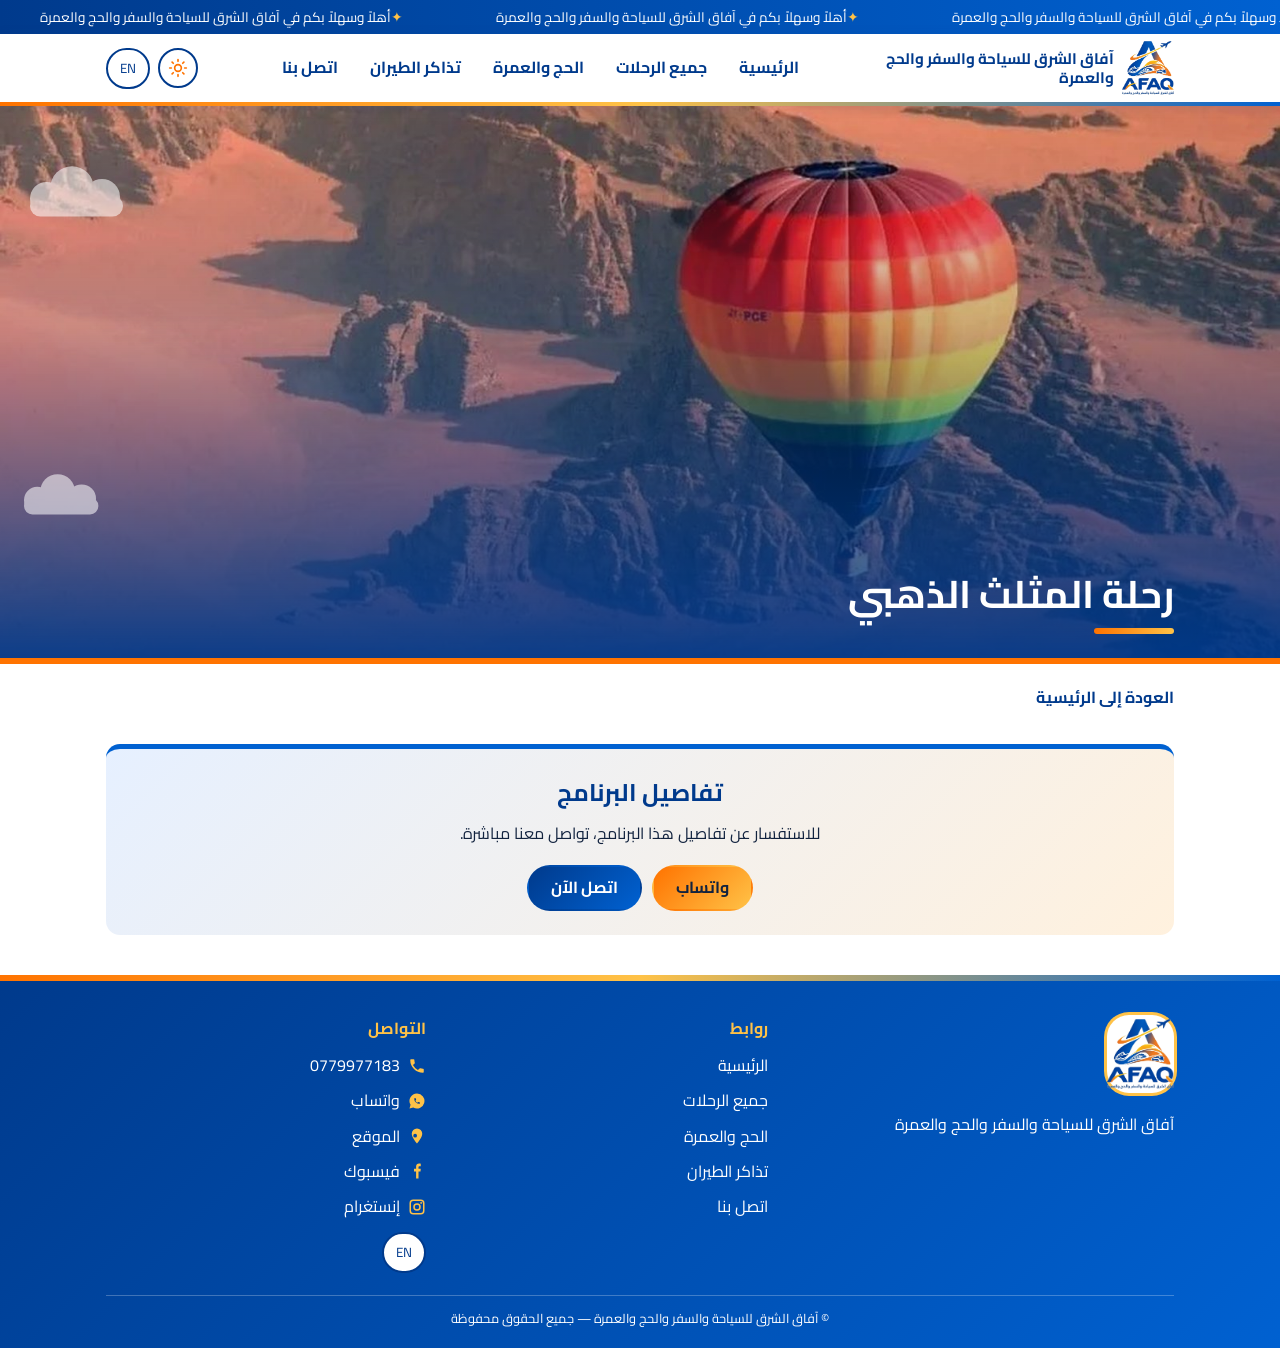
<file: pages/golden-triangle.html>
<!DOCTYPE html>
<html lang="ar" dir="rtl">
<head>
<meta charset="utf-8">
<meta name="viewport" content="width=device-width, initial-scale=1">
<title>آفاق | Afaq</title>
<link rel="canonical" href="https://afaqtravel.site/pages/golden-triangle.html">
<link rel="icon" href="../favicon.ico" sizes="any">
<link rel="icon" type="image/png" sizes="48x48" href="../assets/icons/favicon-48x48.png">
<link rel="icon" type="image/png" sizes="96x96" href="../assets/icons/favicon-96x96.png">
<link rel="apple-touch-icon" sizes="180x180" href="../assets/icons/apple-touch-icon.png">
<link rel="stylesheet" href="../css/style.css">
<link rel="stylesheet" href="../css/responsive.css">
<link rel="stylesheet" href="../css/pages.css">
<script>try{if(localStorage.getItem("afaq-theme")==="dark")document.documentElement.setAttribute("data-theme","dark")}catch(e){}</script>
<link rel="stylesheet" href="../css/theme.css">
<link rel="stylesheet" href="../css/motion.css?v=2">
</head>
<body data-titlekey="c3">
<div class="ticker" role="marquee" aria-label="news"><div class="ticker-view"><div class="ticker-track" aria-live="off"><span data-i18n="ticker">أهلاً وسهلاً بكم في آفاق الشرق للسياحة والسفر والحج والعمرة</span><span data-i18n="ticker">أهلاً وسهلاً بكم في آفاق الشرق للسياحة والسفر والحج والعمرة</span><span data-i18n="ticker">أهلاً وسهلاً بكم في آفاق الشرق للسياحة والسفر والحج والعمرة</span><span data-i18n="ticker">أهلاً وسهلاً بكم في آفاق الشرق للسياحة والسفر والحج والعمرة</span><span data-i18n="ticker">أهلاً وسهلاً بكم في آفاق الشرق للسياحة والسفر والحج والعمرة</span><span data-i18n="ticker">أهلاً وسهلاً بكم في آفاق الشرق للسياحة والسفر والحج والعمرة</span><span data-i18n="ticker">أهلاً وسهلاً بكم في آفاق الشرق للسياحة والسفر والحج والعمرة</span><span data-i18n="ticker">أهلاً وسهلاً بكم في آفاق الشرق للسياحة والسفر والحج والعمرة</span><span data-i18n="ticker">أهلاً وسهلاً بكم في آفاق الشرق للسياحة والسفر والحج والعمرة</span><span data-i18n="ticker">أهلاً وسهلاً بكم في آفاق الشرق للسياحة والسفر والحج والعمرة</span><span data-i18n="ticker">أهلاً وسهلاً بكم في آفاق الشرق للسياحة والسفر والحج والعمرة</span><span data-i18n="ticker">أهلاً وسهلاً بكم في آفاق الشرق للسياحة والسفر والحج والعمرة</span></div></div></div>
<header class="nav"><div class="container">
<a class="nav-logo" href="../index.html" aria-label="Afaq"><img src="../assets/logo/afaq-logo.png" alt="Afaq"><span class="brand-name" data-i18n="company">آفاق الشرق للسياحة والسفر والحج والعمرة</span></a>
<nav class="nav-links" id="menu" aria-label="main">
<a href="../index.html" data-i18n="nav_home">الرئيسية</a>
<a href="../index.html#programs" data-i18n="nav_programs">جميع الرحلات</a>
<a href="../pages/hajj-umrah.html" data-i18n="nav_hajj">الحج والعمرة</a>
<a href="../pages/flight-tickets.html" data-i18n="nav_flights">تذاكر الطيران</a>
<a href="../index.html#contact" data-i18n="nav_contact">اتصل بنا</a>
</nav>
<div class="nav-right"><button class="theme-btn" type="button" aria-label="التبديل إلى الوضع الداكن" aria-pressed="false"><svg class="i-sun" viewBox="0 0 24 24" aria-hidden="true"><circle cx="12" cy="12" r="4"/><path d="M12 2v2M12 20v2M4.93 4.93l1.41 1.41M17.66 17.66l1.41 1.41M2 12h2M20 12h2M4.93 19.07l1.41-1.41M17.66 6.34l1.41-1.41"/></svg><svg class="i-moon" viewBox="0 0 24 24" aria-hidden="true"><path d="M21 12.8A9 9 0 1111.2 3a7 7 0 009.8 9.8z"/></svg></button><button class="lang-btn" type="button">EN</button><button class="menu-btn" type="button" aria-label="menu" aria-controls="menu" aria-expanded="false">☰</button></div>
</div></header>
<main>
<div class="page-hero"><img src="../assets/images/pages/wadi-rum.jpg" alt="وادي رم" width="1600" height="900"><h1 data-i18n="c3">c3</h1></div>
<div class="container"><a class="back" href="../index.html" data-i18n="back_home">العودة إلى الرئيسية</a>
<!-- ===== EDITABLE CONTENT AREA =====
     Add the program details here (schedule, price, hotels, inclusions, conditions)
     once they are available. Nothing was invented. Remove the .details block below when done. -->
<section class="details"><h2 data-i18n="details_title">تفاصيل البرنامج</h2><p data-i18n="details_note">للاستفسار عن تفاصيل هذا البرنامج، تواصل معنا مباشرة.</p>
<div class="btns"><a class="btn btn-or" href="https://wa.me/962779977183" target="_blank" rel="noopener" data-i18n="wa_btn">واتساب</a><a class="btn btn-bl" href="tel:+962779977183" data-i18n="call_btn">اتصل الآن</a></div></section>
</div></main>
<footer class="footer"><div class="container"><div class="f-grid">
<div><a class="logo-plate" href="../index.html"><img src="../assets/logo/afaq-logo.png" alt="Afaq"></a><p style="margin-top:10px" data-i18n="company">آفاق الشرق للسياحة والسفر والحج والعمرة</p></div>
<div><h4 data-i18n="footer_links">روابط</h4><ul>
<li><a href="../index.html" data-i18n="nav_home">الرئيسية</a></li>
<li><a href="../index.html#programs" data-i18n="nav_programs">جميع الرحلات</a></li>
<li><a href="../pages/hajj-umrah.html" data-i18n="nav_hajj">الحج والعمرة</a></li>
<li><a href="../pages/flight-tickets.html" data-i18n="nav_flights">تذاكر الطيران</a></li>
<li><a href="../index.html#contact" data-i18n="nav_contact">اتصل بنا</a></li></ul></div>
<div><h4 data-i18n="footer_contact">التواصل</h4><ul>
<li><a class="fl" href="tel:+962779977183"><svg class="ic" viewBox="0 0 24 24" aria-hidden="true"><path d="M6.62 10.79a15.05 15.05 0 006.59 6.59l2.2-2.2a1 1 0 011.02-.24 11.36 11.36 0 003.58.57 1 1 0 011 1V20a1 1 0 01-1 1A17 17 0 013 4a1 1 0 011-1h3.5a1 1 0 011 1c0 1.25.2 2.45.57 3.57a1 1 0 01-.25 1.02z"/></svg><span dir="ltr">0779977183</span></a></li>
<li><a class="fl" href="https://wa.me/962779977183" target="_blank" rel="noopener"><svg class="ic" viewBox="0 0 24 24" aria-hidden="true"><path d="M12 2a10 10 0 00-8.6 15.1L2 22l5-1.3A10 10 0 1012 2z"/><path style="fill:var(--blue)" transform="translate(7 7) scale(.42)" d="M6.62 10.79a15.05 15.05 0 006.59 6.59l2.2-2.2a1 1 0 011.02-.24 11.36 11.36 0 003.58.57 1 1 0 011 1V20a1 1 0 01-1 1A17 17 0 013 4a1 1 0 011-1h3.5a1 1 0 011 1c0 1.25.2 2.45.57 3.57a1 1 0 01-.25 1.02z"/></svg><span data-i18n="lbl_whatsapp">واتساب</span></a></li>
<li><a class="fl" href="https://maps.app.goo.gl/3E16qzeTnFBvjdeH8" target="_blank" rel="noopener"><svg class="ic" viewBox="0 0 24 24" aria-hidden="true"><path d="M12 2a7 7 0 00-7 7c0 5.25 7 13 7 13s7-7.75 7-13a7 7 0 00-7-7zm0 9.500A2.500 2.500 0 119.500 9 2.500 2.500 0 0112 11.500z"/></svg><span data-i18n="lbl_location">الموقع</span></a></li>
<li><a class="fl" href="https://www.facebook.com/share/19L39AtSsV/?mibextid=wwXIfr" target="_blank" rel="noopener"><svg class="ic" viewBox="0 0 24 24" aria-hidden="true"><path d="M14 9V7c0-.9.3-1.500 1.600-1.500H17V2.200C16.700 2.200 15.800 2 14.800 2 12.400 2 10.800 3.500 10.800 6.100V9H8v3.500h2.800V22H14v-9.500h2.700L17 9z"/></svg><span data-i18n="lbl_fb">فيسبوك</span></a></li>
<li><a class="fl" href="https://www.instagram.com/afaq.trravel?mdxt=MW5kZTJ1Y2N6dGg1&amp;utm_source=qr" target="_blank" rel="noopener"><svg class="ic" viewBox="0 0 24 24" aria-hidden="true"><path fill="none" stroke="currentColor" stroke-width="2" d="M7 3h10a4 4 0 014 4v10a4 4 0 01-4 4H7a4 4 0 01-4-4V7a4 4 0 014-4z"/><circle cx="12" cy="12" r="4" fill="none" stroke="currentColor" stroke-width="2"/><circle cx="17.500" cy="6.500" r="1.200"/></svg><span data-i18n="lbl_ig">إنستغرام</span></a></li></ul>
<button class="lang-btn" type="button" style="margin-top:8px">EN</button></div>
</div><p class="copy">© <span data-i18n="company">آفاق الشرق للسياحة والسفر والحج والعمرة</span> — <span data-i18n="rights">جميع الحقوق محفوظة</span></p></div></footer>
<script src="../js/language.js"></script>
<script src="../js/main.js"></script>
<script src="../js/theme.js"></script>
<script src="../js/motion.js?v=2" defer></script>
</body>
</html>
</file>
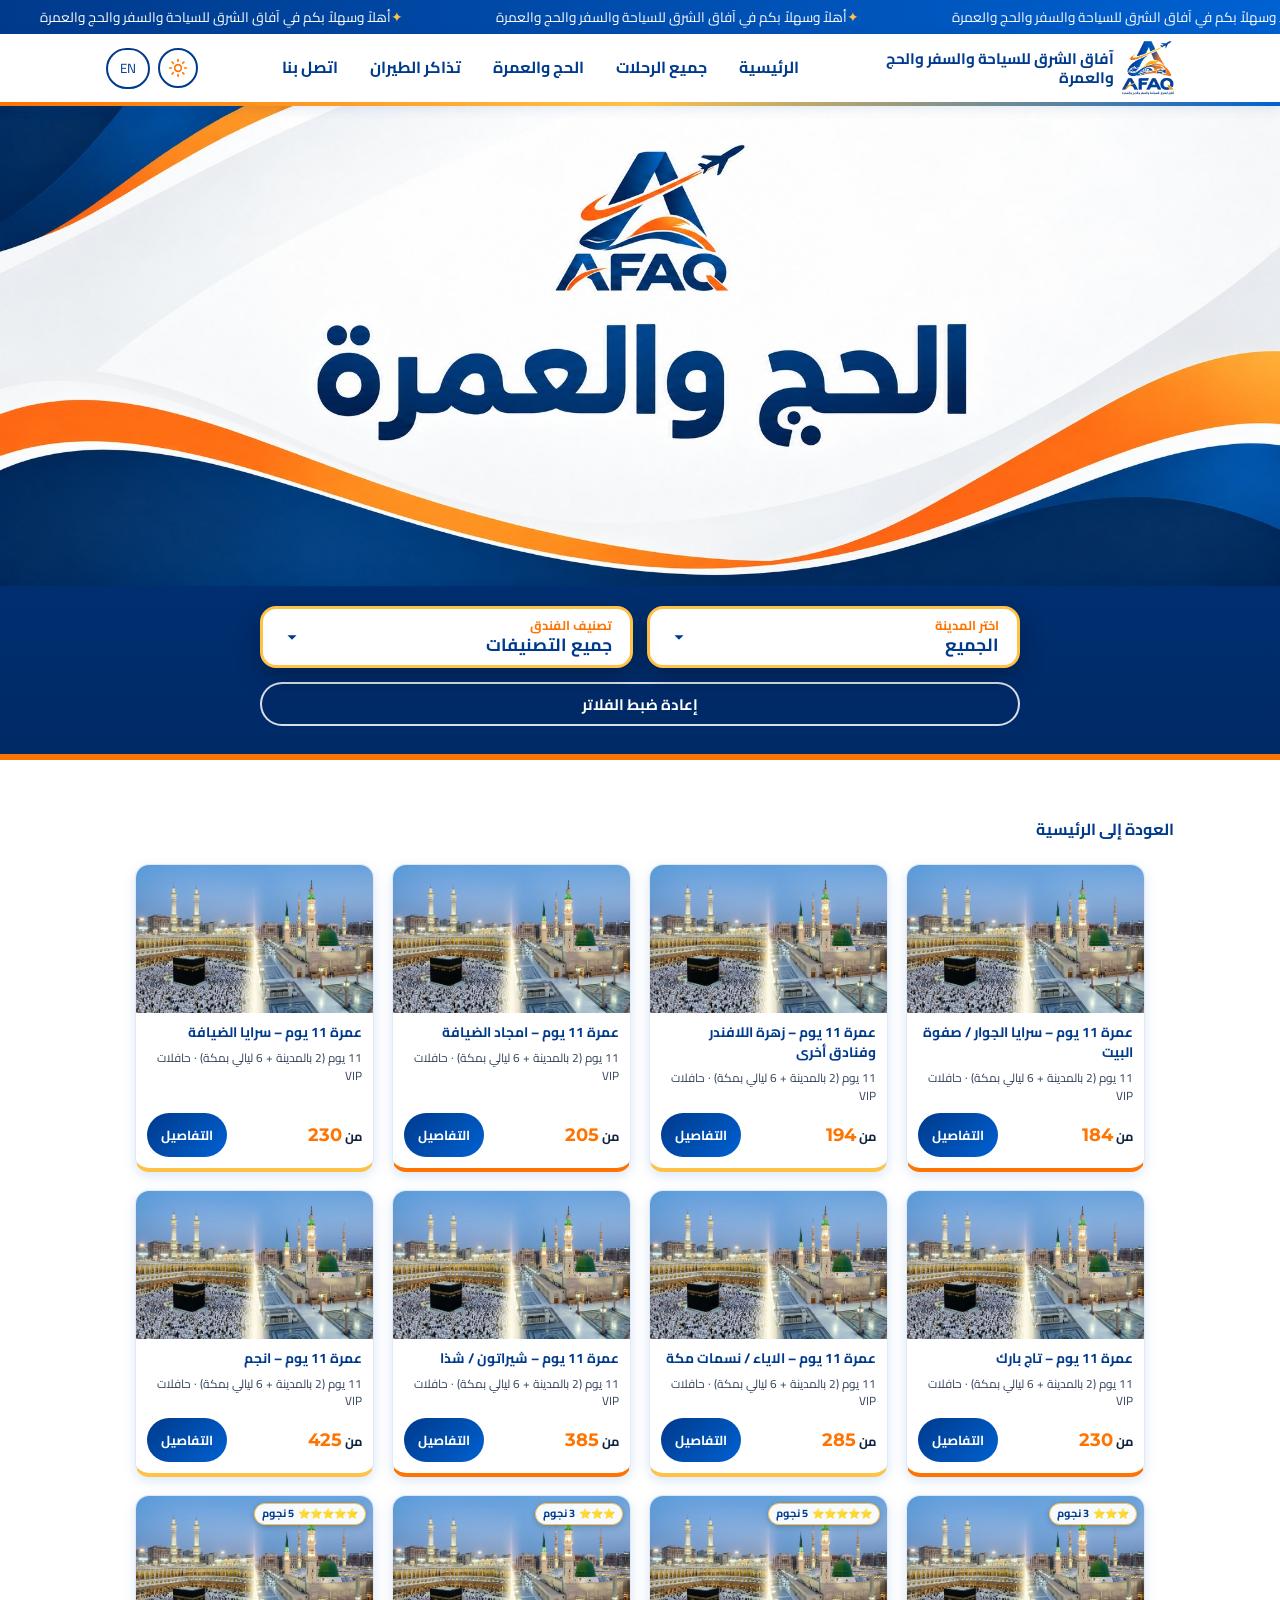
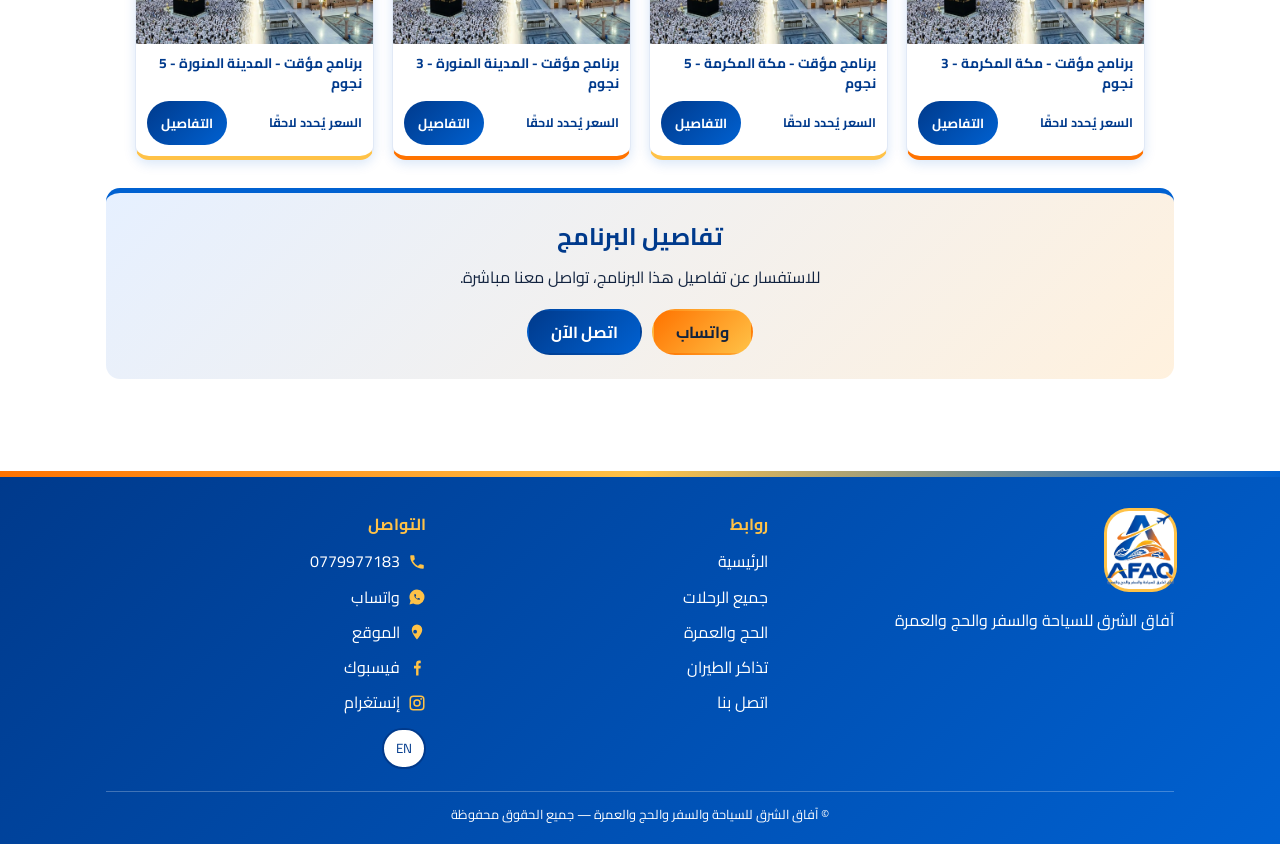
<file: pages/hajj-umrah.html>
<!DOCTYPE html>
<html lang="ar" dir="rtl">
<head>
<meta charset="utf-8">
<meta name="viewport" content="width=device-width, initial-scale=1">
<title>آفاق | Afaq</title>
<link rel="canonical" href="https://afaqtravel.site/pages/hajj-umrah.html">
<link rel="icon" href="../favicon.ico" sizes="any">
<link rel="icon" type="image/png" sizes="48x48" href="../assets/icons/favicon-48x48.png">
<link rel="icon" type="image/png" sizes="96x96" href="../assets/icons/favicon-96x96.png">
<link rel="apple-touch-icon" sizes="180x180" href="../assets/icons/apple-touch-icon.png">
<link rel="stylesheet" href="../css/style.css">
<link rel="stylesheet" href="../css/responsive.css">
<link rel="stylesheet" href="../css/pages.css">
<link rel="stylesheet" href="../css/jordan-paradise.css">
<script>try{if(localStorage.getItem("afaq-theme")==="dark")document.documentElement.setAttribute("data-theme","dark")}catch(e){}</script>
<link rel="stylesheet" href="../css/theme.css">
<link rel="stylesheet" href="../css/motion.css?v=2">
</head>
<body data-titlekey="c5" data-section="hajj-umrah">
<div class="ticker" role="marquee" aria-label="news"><div class="ticker-view"><div class="ticker-track" aria-live="off"><span data-i18n="ticker">أهلاً وسهلاً بكم في آفاق الشرق للسياحة والسفر والحج والعمرة</span><span data-i18n="ticker">أهلاً وسهلاً بكم في آفاق الشرق للسياحة والسفر والحج والعمرة</span><span data-i18n="ticker">أهلاً وسهلاً بكم في آفاق الشرق للسياحة والسفر والحج والعمرة</span><span data-i18n="ticker">أهلاً وسهلاً بكم في آفاق الشرق للسياحة والسفر والحج والعمرة</span><span data-i18n="ticker">أهلاً وسهلاً بكم في آفاق الشرق للسياحة والسفر والحج والعمرة</span><span data-i18n="ticker">أهلاً وسهلاً بكم في آفاق الشرق للسياحة والسفر والحج والعمرة</span><span data-i18n="ticker">أهلاً وسهلاً بكم في آفاق الشرق للسياحة والسفر والحج والعمرة</span><span data-i18n="ticker">أهلاً وسهلاً بكم في آفاق الشرق للسياحة والسفر والحج والعمرة</span><span data-i18n="ticker">أهلاً وسهلاً بكم في آفاق الشرق للسياحة والسفر والحج والعمرة</span><span data-i18n="ticker">أهلاً وسهلاً بكم في آفاق الشرق للسياحة والسفر والحج والعمرة</span><span data-i18n="ticker">أهلاً وسهلاً بكم في آفاق الشرق للسياحة والسفر والحج والعمرة</span><span data-i18n="ticker">أهلاً وسهلاً بكم في آفاق الشرق للسياحة والسفر والحج والعمرة</span></div></div></div>
<header class="nav"><div class="container">
<a class="nav-logo" href="../index.html" aria-label="Afaq"><img src="../assets/logo/afaq-logo.png" alt="Afaq"><span class="brand-name" data-i18n="company">آفاق الشرق للسياحة والسفر والحج والعمرة</span></a>
<nav class="nav-links" id="menu" aria-label="main">
<a href="../index.html" data-i18n="nav_home">الرئيسية</a>
<a href="../index.html#programs" data-i18n="nav_programs">جميع الرحلات</a>
<a href="../pages/hajj-umrah.html" data-i18n="nav_hajj">الحج والعمرة</a>
<a href="../pages/flight-tickets.html" data-i18n="nav_flights">تذاكر الطيران</a>
<a href="../index.html#contact" data-i18n="nav_contact">اتصل بنا</a>
</nav>
<div class="nav-right"><button class="theme-btn" type="button" aria-label="التبديل إلى الوضع الداكن" aria-pressed="false"><svg class="i-sun" viewBox="0 0 24 24" aria-hidden="true"><circle cx="12" cy="12" r="4"/><path d="M12 2v2M12 20v2M4.93 4.93l1.41 1.41M17.66 17.66l1.41 1.41M2 12h2M20 12h2M4.93 19.07l1.41-1.41M17.66 6.34l1.41-1.41"/></svg><svg class="i-moon" viewBox="0 0 24 24" aria-hidden="true"><path d="M21 12.8A9 9 0 1111.2 3a7 7 0 009.8 9.8z"/></svg></button><button class="lang-btn" type="button">EN</button><button class="menu-btn" type="button" aria-label="menu" aria-controls="menu" aria-expanded="false">☰</button></div>
</div></header>
<main>
<section class="jp-hero jp-hero--banner"><div class="jp-hero-bg"><img src="../assets/images/pages/hajj-umrah-bg.jpg" alt="" width="2048" height="768"></div>
<div class="jp-hero-in"><h1 data-i18n="c5">c5</h1>
<div class="jp-filters">
<div class="jp-dd" id="jp-dd">
<button type="button" class="jp-dd-btn" id="jp-dd-btn" aria-haspopup="listbox" aria-expanded="false" aria-controls="jp-dd-list" aria-labelledby="jp-dd-label jp-dd-val"><span class="jp-dd-txt"><span class="jp-dd-label" id="jp-dd-label">اختر المدينة</span><span class="jp-dd-val" id="jp-dd-val">الجميع</span></span><svg class="jp-dd-ic" viewBox="0 0 24 24" aria-hidden="true"><path d="M7 10l5 5 5-5z"/></svg></button>
<ul class="jp-dd-list" id="jp-dd-list" role="listbox" aria-labelledby="jp-dd-label"></ul>
</div>
<div class="jp-dd" id="jp-sd">
<button type="button" class="jp-dd-btn" id="jp-sd-btn" aria-haspopup="listbox" aria-expanded="false" aria-controls="jp-sd-list" aria-labelledby="jp-sd-label jp-sd-val"><span class="jp-dd-txt"><span class="jp-dd-label" id="jp-sd-label">تصنيف الفندق</span><span class="jp-dd-val" id="jp-sd-val">جميع التصنيفات</span></span><svg class="jp-dd-ic" viewBox="0 0 24 24" aria-hidden="true"><path d="M7 10l5 5 5-5z"/></svg></button>
<ul class="jp-dd-list" id="jp-sd-list" role="listbox" aria-labelledby="jp-sd-label"></ul>
</div>
<button type="button" class="jp-reset" id="jp-reset">إعادة ضبط الفلاتر</button>
</div>
</div></section>
<section class="jp-sec"><div class="container"><a class="back" href="../index.html" data-i18n="back_home">العودة إلى الرئيسية</a>
<div class="jp-grid" id="jp-grid" aria-live="polite"></div>
<p class="jp-empty" id="jp-empty" hidden></p>
<!-- ===== EDITABLE CONTENT AREA =====
     Add the program details here (schedule, price, hotels, inclusions, conditions)
     once they are available. Nothing was invented. Remove the .details block below when done. -->
<section class="details"><h2 data-i18n="details_title">تفاصيل البرنامج</h2><p data-i18n="details_note">للاستفسار عن تفاصيل هذا البرنامج، تواصل معنا مباشرة.</p>
<div class="btns"><a class="btn btn-or" href="https://wa.me/962779977183" target="_blank" rel="noopener" data-i18n="wa_btn">واتساب</a><a class="btn btn-bl" href="tel:+962779977183" data-i18n="call_btn">اتصل الآن</a></div></section>
</div></section>
<dialog class="jp-modal" id="jp-modal" aria-labelledby="jp-m-title">
<div class="jp-m-head"><div class="jp-m-head-txt"><h2 id="jp-m-title"></h2><span class="jp-m-price" id="jp-m-price"></span></div><button type="button" class="jp-m-close" id="jp-m-close" aria-label="إغلاق">&times;</button></div>
<div class="jp-m-body">
<section class="jp-m-sec"><h3 id="jp-m-dh">تفاصيل الرحلة</h3><div class="jp-m-content" id="jp-m-details"><!-- تفاصيل الرحلة: تُملأ من حقل details في js/jordan-trips-data.js --></div></section>
<section class="jp-m-sec"><h3 id="jp-m-ih">مسار الرحلة</h3><div class="jp-m-content" id="jp-m-itin"><!-- مسار الرحلة: يُملأ من حقل itinerary في js/jordan-trips-data.js --></div></section>
</div></dialog>
</main>
<footer class="footer"><div class="container"><div class="f-grid">
<div><a class="logo-plate" href="../index.html"><img src="../assets/logo/afaq-logo.png" alt="Afaq"></a><p style="margin-top:10px" data-i18n="company">آفاق الشرق للسياحة والسفر والحج والعمرة</p></div>
<div><h4 data-i18n="footer_links">روابط</h4><ul>
<li><a href="../index.html" data-i18n="nav_home">الرئيسية</a></li>
<li><a href="../index.html#programs" data-i18n="nav_programs">جميع الرحلات</a></li>
<li><a href="../pages/hajj-umrah.html" data-i18n="nav_hajj">الحج والعمرة</a></li>
<li><a href="../pages/flight-tickets.html" data-i18n="nav_flights">تذاكر الطيران</a></li>
<li><a href="../index.html#contact" data-i18n="nav_contact">اتصل بنا</a></li></ul></div>
<div><h4 data-i18n="footer_contact">التواصل</h4><ul>
<li><a class="fl" href="tel:+962779977183"><svg class="ic" viewBox="0 0 24 24" aria-hidden="true"><path d="M6.62 10.79a15.05 15.05 0 006.59 6.59l2.2-2.2a1 1 0 011.02-.24 11.36 11.36 0 003.58.57 1 1 0 011 1V20a1 1 0 01-1 1A17 17 0 013 4a1 1 0 011-1h3.5a1 1 0 011 1c0 1.25.2 2.45.57 3.57a1 1 0 01-.25 1.02z"/></svg><span dir="ltr">0779977183</span></a></li>
<li><a class="fl" href="https://wa.me/962779977183" target="_blank" rel="noopener"><svg class="ic" viewBox="0 0 24 24" aria-hidden="true"><path d="M12 2a10 10 0 00-8.6 15.1L2 22l5-1.3A10 10 0 1012 2z"/><path style="fill:var(--blue)" transform="translate(7 7) scale(.42)" d="M6.62 10.79a15.05 15.05 0 006.59 6.59l2.2-2.2a1 1 0 011.02-.24 11.36 11.36 0 003.58.57 1 1 0 011 1V20a1 1 0 01-1 1A17 17 0 013 4a1 1 0 011-1h3.5a1 1 0 011 1c0 1.25.2 2.45.57 3.57a1 1 0 01-.25 1.02z"/></svg><span data-i18n="lbl_whatsapp">واتساب</span></a></li>
<li><a class="fl" href="https://maps.app.goo.gl/3E16qzeTnFBvjdeH8" target="_blank" rel="noopener"><svg class="ic" viewBox="0 0 24 24" aria-hidden="true"><path d="M12 2a7 7 0 00-7 7c0 5.25 7 13 7 13s7-7.75 7-13a7 7 0 00-7-7zm0 9.500A2.500 2.500 0 119.500 9 2.500 2.500 0 0112 11.500z"/></svg><span data-i18n="lbl_location">الموقع</span></a></li>
<li><a class="fl" href="https://www.facebook.com/share/19L39AtSsV/?mibextid=wwXIfr" target="_blank" rel="noopener"><svg class="ic" viewBox="0 0 24 24" aria-hidden="true"><path d="M14 9V7c0-.9.3-1.500 1.600-1.500H17V2.200C16.700 2.200 15.800 2 14.800 2 12.400 2 10.800 3.500 10.800 6.100V9H8v3.500h2.800V22H14v-9.500h2.700L17 9z"/></svg><span data-i18n="lbl_fb">فيسبوك</span></a></li>
<li><a class="fl" href="https://www.instagram.com/afaq.trravel?mdxt=MW5kZTJ1Y2N6dGg1&amp;utm_source=qr" target="_blank" rel="noopener"><svg class="ic" viewBox="0 0 24 24" aria-hidden="true"><path fill="none" stroke="currentColor" stroke-width="2" d="M7 3h10a4 4 0 014 4v10a4 4 0 01-4 4H7a4 4 0 01-4-4V7a4 4 0 014-4z"/><circle cx="12" cy="12" r="4" fill="none" stroke="currentColor" stroke-width="2"/><circle cx="17.500" cy="6.500" r="1.200"/></svg><span data-i18n="lbl_ig">إنستغرام</span></a></li></ul>
<button class="lang-btn" type="button" style="margin-top:8px">EN</button></div>
</div><p class="copy">© <span data-i18n="company">آفاق الشرق للسياحة والسفر والحج والعمرة</span> — <span data-i18n="rights">جميع الحقوق محفوظة</span></p></div></footer>
<script src="../js/language.js"></script>
<script src="../js/main.js"></script>
<script src="../js/theme.js"></script>
<script src="../js/section-trips-data.js"></script>
<script src="../js/jordan-paradise.js"></script>
<script src="../js/motion.js?v=2" defer></script>
</body>
</html>
</file>
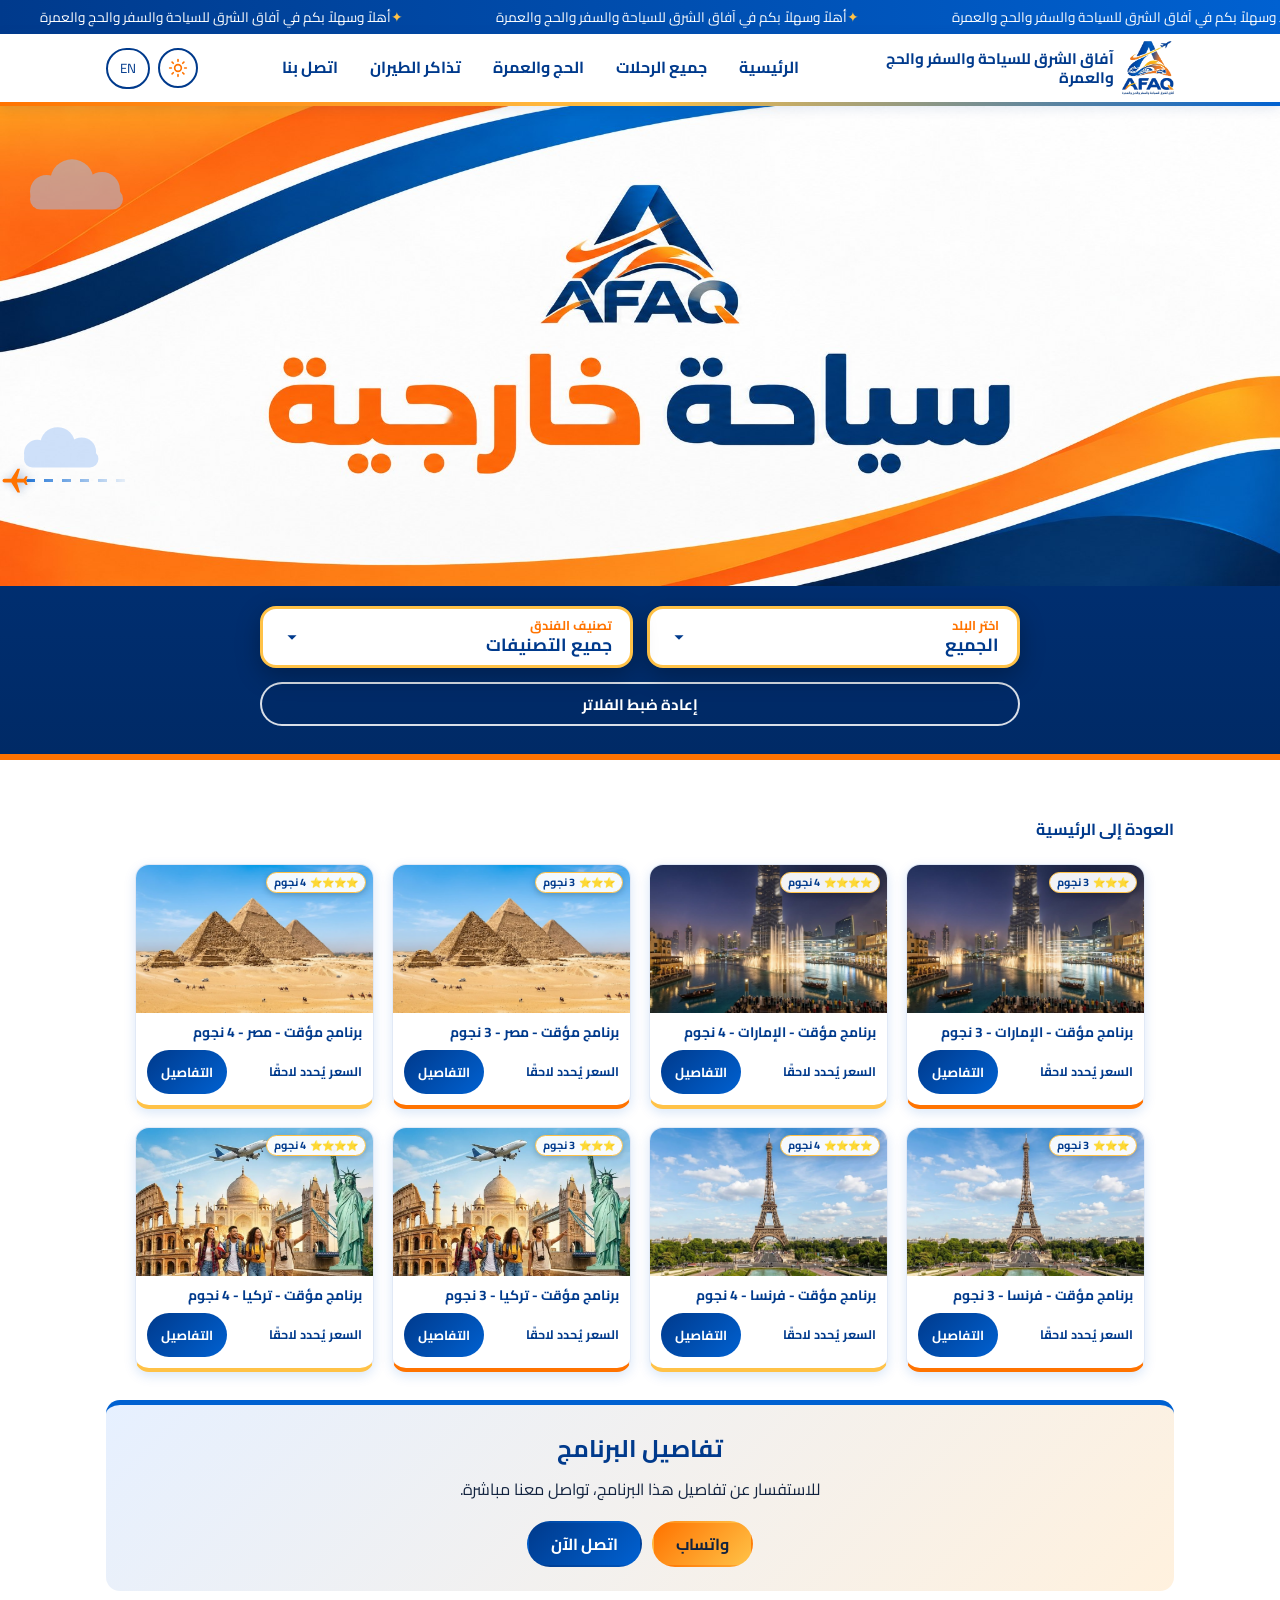
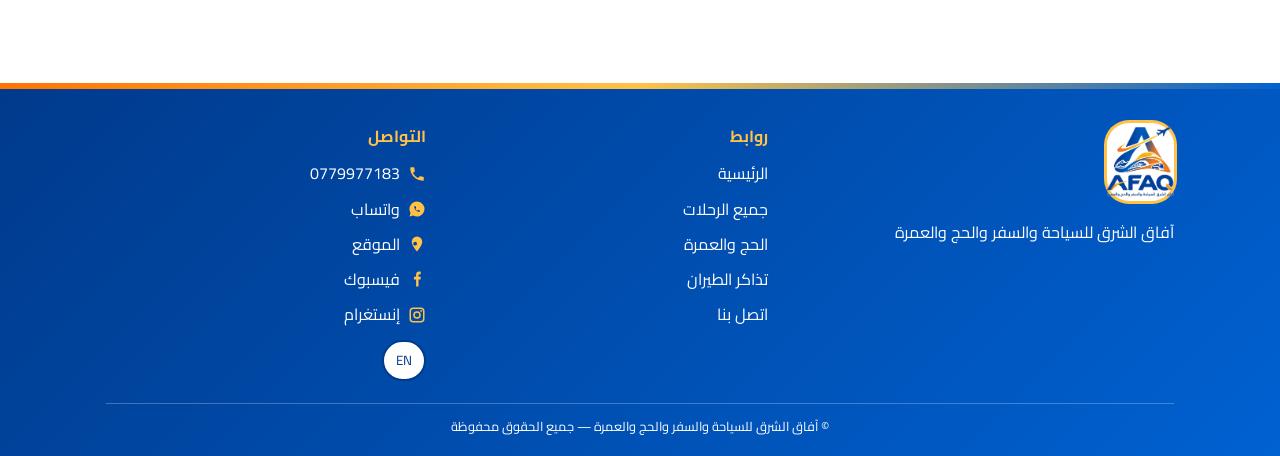
<file: pages/international-trips.html>
<!DOCTYPE html>
<html lang="ar" dir="rtl">
<head>
<meta charset="utf-8">
<meta name="viewport" content="width=device-width, initial-scale=1">
<title>آفاق | Afaq</title>
<link rel="canonical" href="https://afaqtravel.site/pages/international-trips.html">
<link rel="icon" href="../favicon.ico" sizes="any">
<link rel="icon" type="image/png" sizes="48x48" href="../assets/icons/favicon-48x48.png">
<link rel="icon" type="image/png" sizes="96x96" href="../assets/icons/favicon-96x96.png">
<link rel="apple-touch-icon" sizes="180x180" href="../assets/icons/apple-touch-icon.png">
<link rel="stylesheet" href="../css/style.css">
<link rel="stylesheet" href="../css/responsive.css">
<link rel="stylesheet" href="../css/pages.css">
<link rel="stylesheet" href="../css/jordan-paradise.css">
<script>try{if(localStorage.getItem("afaq-theme")==="dark")document.documentElement.setAttribute("data-theme","dark")}catch(e){}</script>
<link rel="stylesheet" href="../css/theme.css">
<link rel="stylesheet" href="../css/motion.css?v=2">
</head>
<body data-titlekey="c7" data-section="international-trips">
<div class="ticker" role="marquee" aria-label="news"><div class="ticker-view"><div class="ticker-track" aria-live="off"><span data-i18n="ticker">أهلاً وسهلاً بكم في آفاق الشرق للسياحة والسفر والحج والعمرة</span><span data-i18n="ticker">أهلاً وسهلاً بكم في آفاق الشرق للسياحة والسفر والحج والعمرة</span><span data-i18n="ticker">أهلاً وسهلاً بكم في آفاق الشرق للسياحة والسفر والحج والعمرة</span><span data-i18n="ticker">أهلاً وسهلاً بكم في آفاق الشرق للسياحة والسفر والحج والعمرة</span><span data-i18n="ticker">أهلاً وسهلاً بكم في آفاق الشرق للسياحة والسفر والحج والعمرة</span><span data-i18n="ticker">أهلاً وسهلاً بكم في آفاق الشرق للسياحة والسفر والحج والعمرة</span><span data-i18n="ticker">أهلاً وسهلاً بكم في آفاق الشرق للسياحة والسفر والحج والعمرة</span><span data-i18n="ticker">أهلاً وسهلاً بكم في آفاق الشرق للسياحة والسفر والحج والعمرة</span><span data-i18n="ticker">أهلاً وسهلاً بكم في آفاق الشرق للسياحة والسفر والحج والعمرة</span><span data-i18n="ticker">أهلاً وسهلاً بكم في آفاق الشرق للسياحة والسفر والحج والعمرة</span><span data-i18n="ticker">أهلاً وسهلاً بكم في آفاق الشرق للسياحة والسفر والحج والعمرة</span><span data-i18n="ticker">أهلاً وسهلاً بكم في آفاق الشرق للسياحة والسفر والحج والعمرة</span></div></div></div>
<header class="nav"><div class="container">
<a class="nav-logo" href="../index.html" aria-label="Afaq"><img src="../assets/logo/afaq-logo.png" alt="Afaq"><span class="brand-name" data-i18n="company">آفاق الشرق للسياحة والسفر والحج والعمرة</span></a>
<nav class="nav-links" id="menu" aria-label="main">
<a href="../index.html" data-i18n="nav_home">الرئيسية</a>
<a href="../index.html#programs" data-i18n="nav_programs">جميع الرحلات</a>
<a href="../pages/hajj-umrah.html" data-i18n="nav_hajj">الحج والعمرة</a>
<a href="../pages/flight-tickets.html" data-i18n="nav_flights">تذاكر الطيران</a>
<a href="../index.html#contact" data-i18n="nav_contact">اتصل بنا</a>
</nav>
<div class="nav-right"><button class="theme-btn" type="button" aria-label="التبديل إلى الوضع الداكن" aria-pressed="false"><svg class="i-sun" viewBox="0 0 24 24" aria-hidden="true"><circle cx="12" cy="12" r="4"/><path d="M12 2v2M12 20v2M4.93 4.93l1.41 1.41M17.66 17.66l1.41 1.41M2 12h2M20 12h2M4.93 19.07l1.41-1.41M17.66 6.34l1.41-1.41"/></svg><svg class="i-moon" viewBox="0 0 24 24" aria-hidden="true"><path d="M21 12.8A9 9 0 1111.2 3a7 7 0 009.8 9.8z"/></svg></button><button class="lang-btn" type="button">EN</button><button class="menu-btn" type="button" aria-label="menu" aria-controls="menu" aria-expanded="false">☰</button></div>
</div></header>
<main>
<section class="jp-hero jp-hero--banner"><div class="jp-hero-bg"><img src="../assets/images/pages/international-trips-bg.jpg" alt="" width="2048" height="768"></div>
<div class="jp-hero-in"><h1 data-i18n="c7">c7</h1>
<div class="jp-filters">
<div class="jp-dd" id="jp-dd">
<button type="button" class="jp-dd-btn" id="jp-dd-btn" aria-haspopup="listbox" aria-expanded="false" aria-controls="jp-dd-list" aria-labelledby="jp-dd-label jp-dd-val"><span class="jp-dd-txt"><span class="jp-dd-label" id="jp-dd-label">اختر البلد</span><span class="jp-dd-val" id="jp-dd-val">الجميع</span></span><svg class="jp-dd-ic" viewBox="0 0 24 24" aria-hidden="true"><path d="M7 10l5 5 5-5z"/></svg></button>
<ul class="jp-dd-list" id="jp-dd-list" role="listbox" aria-labelledby="jp-dd-label"></ul>
</div>
<div class="jp-dd" id="jp-sd">
<button type="button" class="jp-dd-btn" id="jp-sd-btn" aria-haspopup="listbox" aria-expanded="false" aria-controls="jp-sd-list" aria-labelledby="jp-sd-label jp-sd-val"><span class="jp-dd-txt"><span class="jp-dd-label" id="jp-sd-label">تصنيف الفندق</span><span class="jp-dd-val" id="jp-sd-val">جميع التصنيفات</span></span><svg class="jp-dd-ic" viewBox="0 0 24 24" aria-hidden="true"><path d="M7 10l5 5 5-5z"/></svg></button>
<ul class="jp-dd-list" id="jp-sd-list" role="listbox" aria-labelledby="jp-sd-label"></ul>
</div>
<button type="button" class="jp-reset" id="jp-reset">إعادة ضبط الفلاتر</button>
</div>
</div></section>
<section class="jp-sec"><div class="container"><a class="back" href="../index.html" data-i18n="back_home">العودة إلى الرئيسية</a>
<div class="jp-grid" id="jp-grid" aria-live="polite"></div>
<p class="jp-empty" id="jp-empty" hidden></p>
<!-- ===== EDITABLE CONTENT AREA =====
     Add the program details here (schedule, price, hotels, inclusions, conditions)
     once they are available. Nothing was invented. Remove the .details block below when done. -->
<section class="details"><h2 data-i18n="details_title">تفاصيل البرنامج</h2><p data-i18n="details_note">للاستفسار عن تفاصيل هذا البرنامج، تواصل معنا مباشرة.</p>
<div class="btns"><a class="btn btn-or" href="https://wa.me/962779977183" target="_blank" rel="noopener" data-i18n="wa_btn">واتساب</a><a class="btn btn-bl" href="tel:+962779977183" data-i18n="call_btn">اتصل الآن</a></div></section>
</div></section>
<dialog class="jp-modal" id="jp-modal" aria-labelledby="jp-m-title">
<div class="jp-m-head"><div class="jp-m-head-txt"><h2 id="jp-m-title"></h2><span class="jp-m-price" id="jp-m-price"></span></div><button type="button" class="jp-m-close" id="jp-m-close" aria-label="إغلاق">&times;</button></div>
<div class="jp-m-body">
<section class="jp-m-sec"><h3 id="jp-m-dh">تفاصيل الرحلة</h3><div class="jp-m-content" id="jp-m-details"><!-- تفاصيل الرحلة: تُملأ من حقل details في js/jordan-trips-data.js --></div></section>
<section class="jp-m-sec"><h3 id="jp-m-ih">مسار الرحلة</h3><div class="jp-m-content" id="jp-m-itin"><!-- مسار الرحلة: يُملأ من حقل itinerary في js/jordan-trips-data.js --></div></section>
</div></dialog>
</main>
<footer class="footer"><div class="container"><div class="f-grid">
<div><a class="logo-plate" href="../index.html"><img src="../assets/logo/afaq-logo.png" alt="Afaq"></a><p style="margin-top:10px" data-i18n="company">آفاق الشرق للسياحة والسفر والحج والعمرة</p></div>
<div><h4 data-i18n="footer_links">روابط</h4><ul>
<li><a href="../index.html" data-i18n="nav_home">الرئيسية</a></li>
<li><a href="../index.html#programs" data-i18n="nav_programs">جميع الرحلات</a></li>
<li><a href="../pages/hajj-umrah.html" data-i18n="nav_hajj">الحج والعمرة</a></li>
<li><a href="../pages/flight-tickets.html" data-i18n="nav_flights">تذاكر الطيران</a></li>
<li><a href="../index.html#contact" data-i18n="nav_contact">اتصل بنا</a></li></ul></div>
<div><h4 data-i18n="footer_contact">التواصل</h4><ul>
<li><a class="fl" href="tel:+962779977183"><svg class="ic" viewBox="0 0 24 24" aria-hidden="true"><path d="M6.62 10.79a15.05 15.05 0 006.59 6.59l2.2-2.2a1 1 0 011.02-.24 11.36 11.36 0 003.58.57 1 1 0 011 1V20a1 1 0 01-1 1A17 17 0 013 4a1 1 0 011-1h3.5a1 1 0 011 1c0 1.25.2 2.45.57 3.57a1 1 0 01-.25 1.02z"/></svg><span dir="ltr">0779977183</span></a></li>
<li><a class="fl" href="https://wa.me/962779977183" target="_blank" rel="noopener"><svg class="ic" viewBox="0 0 24 24" aria-hidden="true"><path d="M12 2a10 10 0 00-8.6 15.1L2 22l5-1.3A10 10 0 1012 2z"/><path style="fill:var(--blue)" transform="translate(7 7) scale(.42)" d="M6.62 10.79a15.05 15.05 0 006.59 6.59l2.2-2.2a1 1 0 011.02-.24 11.36 11.36 0 003.58.57 1 1 0 011 1V20a1 1 0 01-1 1A17 17 0 013 4a1 1 0 011-1h3.5a1 1 0 011 1c0 1.25.2 2.45.57 3.57a1 1 0 01-.25 1.02z"/></svg><span data-i18n="lbl_whatsapp">واتساب</span></a></li>
<li><a class="fl" href="https://maps.app.goo.gl/3E16qzeTnFBvjdeH8" target="_blank" rel="noopener"><svg class="ic" viewBox="0 0 24 24" aria-hidden="true"><path d="M12 2a7 7 0 00-7 7c0 5.25 7 13 7 13s7-7.75 7-13a7 7 0 00-7-7zm0 9.500A2.500 2.500 0 119.500 9 2.500 2.500 0 0112 11.500z"/></svg><span data-i18n="lbl_location">الموقع</span></a></li>
<li><a class="fl" href="https://www.facebook.com/share/19L39AtSsV/?mibextid=wwXIfr" target="_blank" rel="noopener"><svg class="ic" viewBox="0 0 24 24" aria-hidden="true"><path d="M14 9V7c0-.9.3-1.500 1.600-1.500H17V2.200C16.700 2.200 15.800 2 14.800 2 12.400 2 10.800 3.500 10.800 6.100V9H8v3.500h2.800V22H14v-9.500h2.700L17 9z"/></svg><span data-i18n="lbl_fb">فيسبوك</span></a></li>
<li><a class="fl" href="https://www.instagram.com/afaq.trravel?mdxt=MW5kZTJ1Y2N6dGg1&amp;utm_source=qr" target="_blank" rel="noopener"><svg class="ic" viewBox="0 0 24 24" aria-hidden="true"><path fill="none" stroke="currentColor" stroke-width="2" d="M7 3h10a4 4 0 014 4v10a4 4 0 01-4 4H7a4 4 0 01-4-4V7a4 4 0 014-4z"/><circle cx="12" cy="12" r="4" fill="none" stroke="currentColor" stroke-width="2"/><circle cx="17.500" cy="6.500" r="1.200"/></svg><span data-i18n="lbl_ig">إنستغرام</span></a></li></ul>
<button class="lang-btn" type="button" style="margin-top:8px">EN</button></div>
</div><p class="copy">© <span data-i18n="company">آفاق الشرق للسياحة والسفر والحج والعمرة</span> — <span data-i18n="rights">جميع الحقوق محفوظة</span></p></div></footer>
<script src="../js/language.js"></script>
<script src="../js/main.js"></script>
<script src="../js/theme.js"></script>
<script src="../js/section-trips-data.js"></script>
<script src="../js/jordan-paradise.js"></script>
<script src="../js/motion.js?v=2" defer></script>
</body>
</html>
</file>
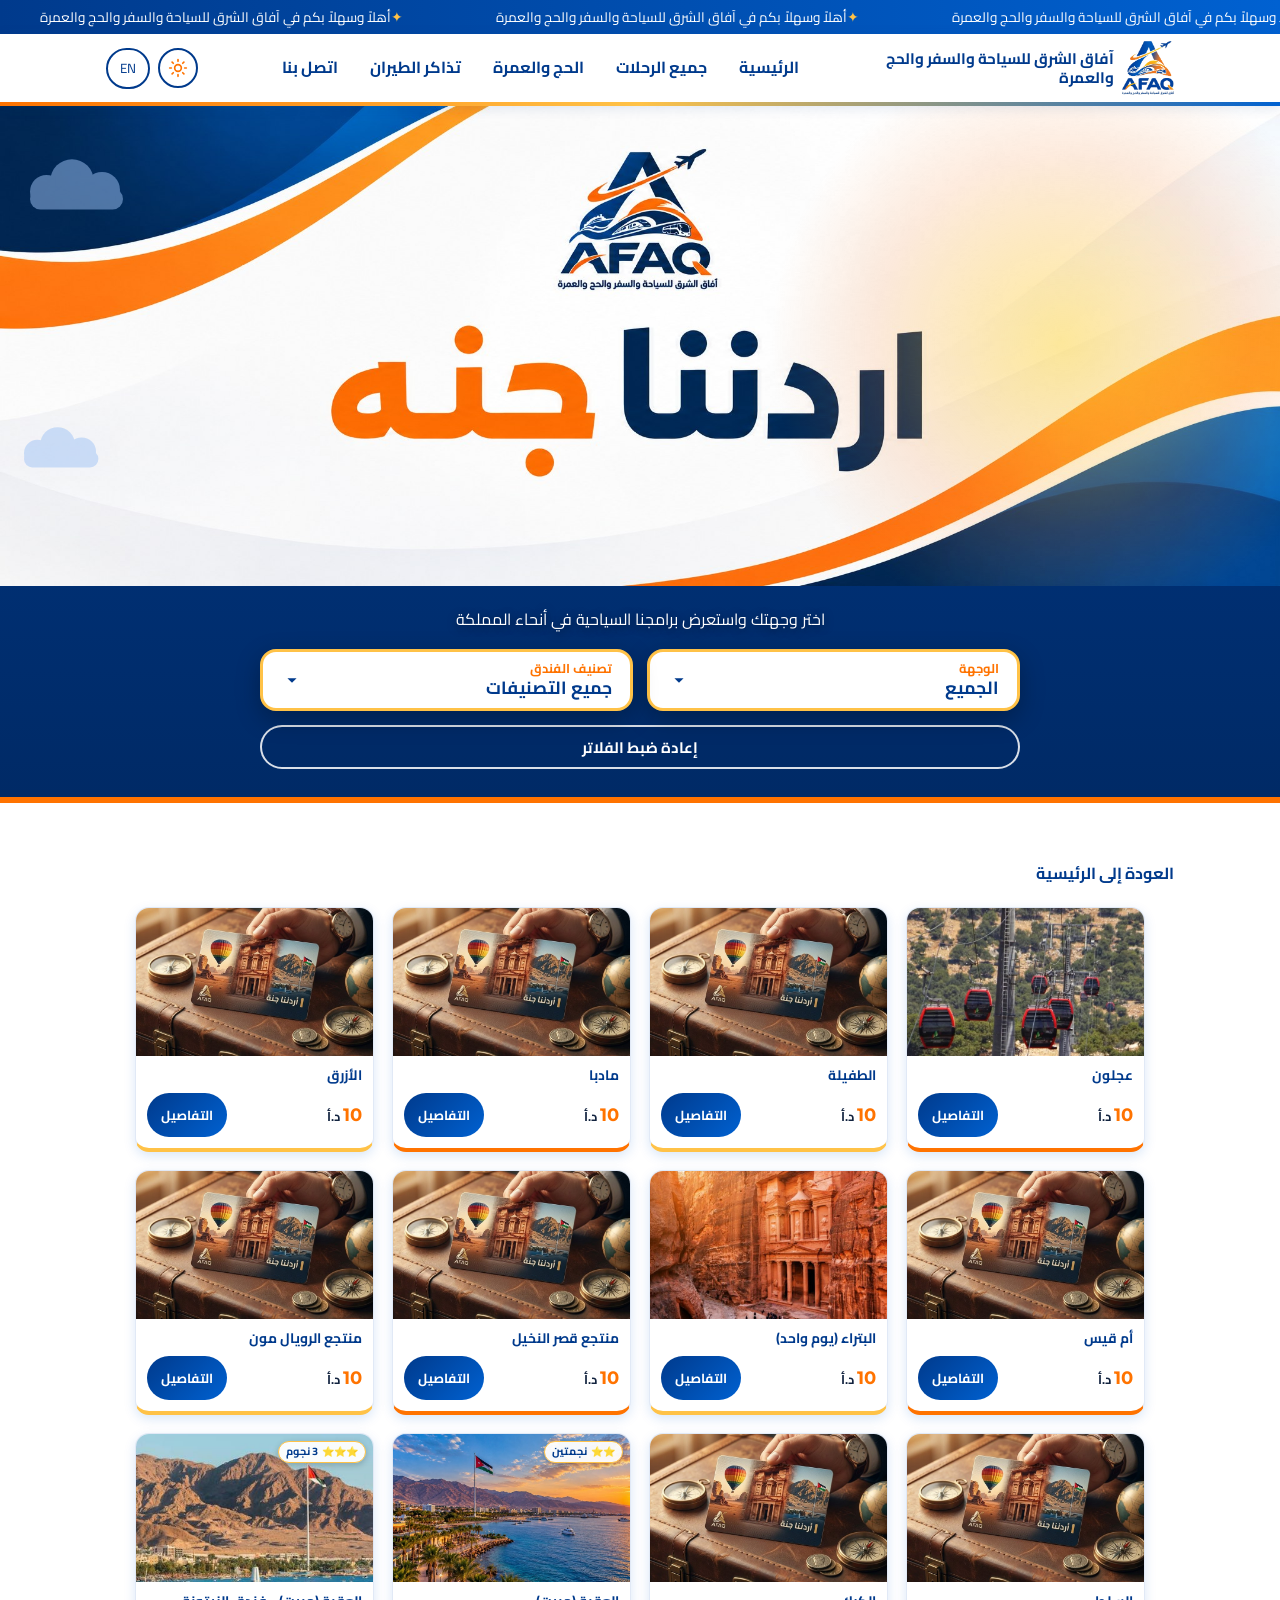
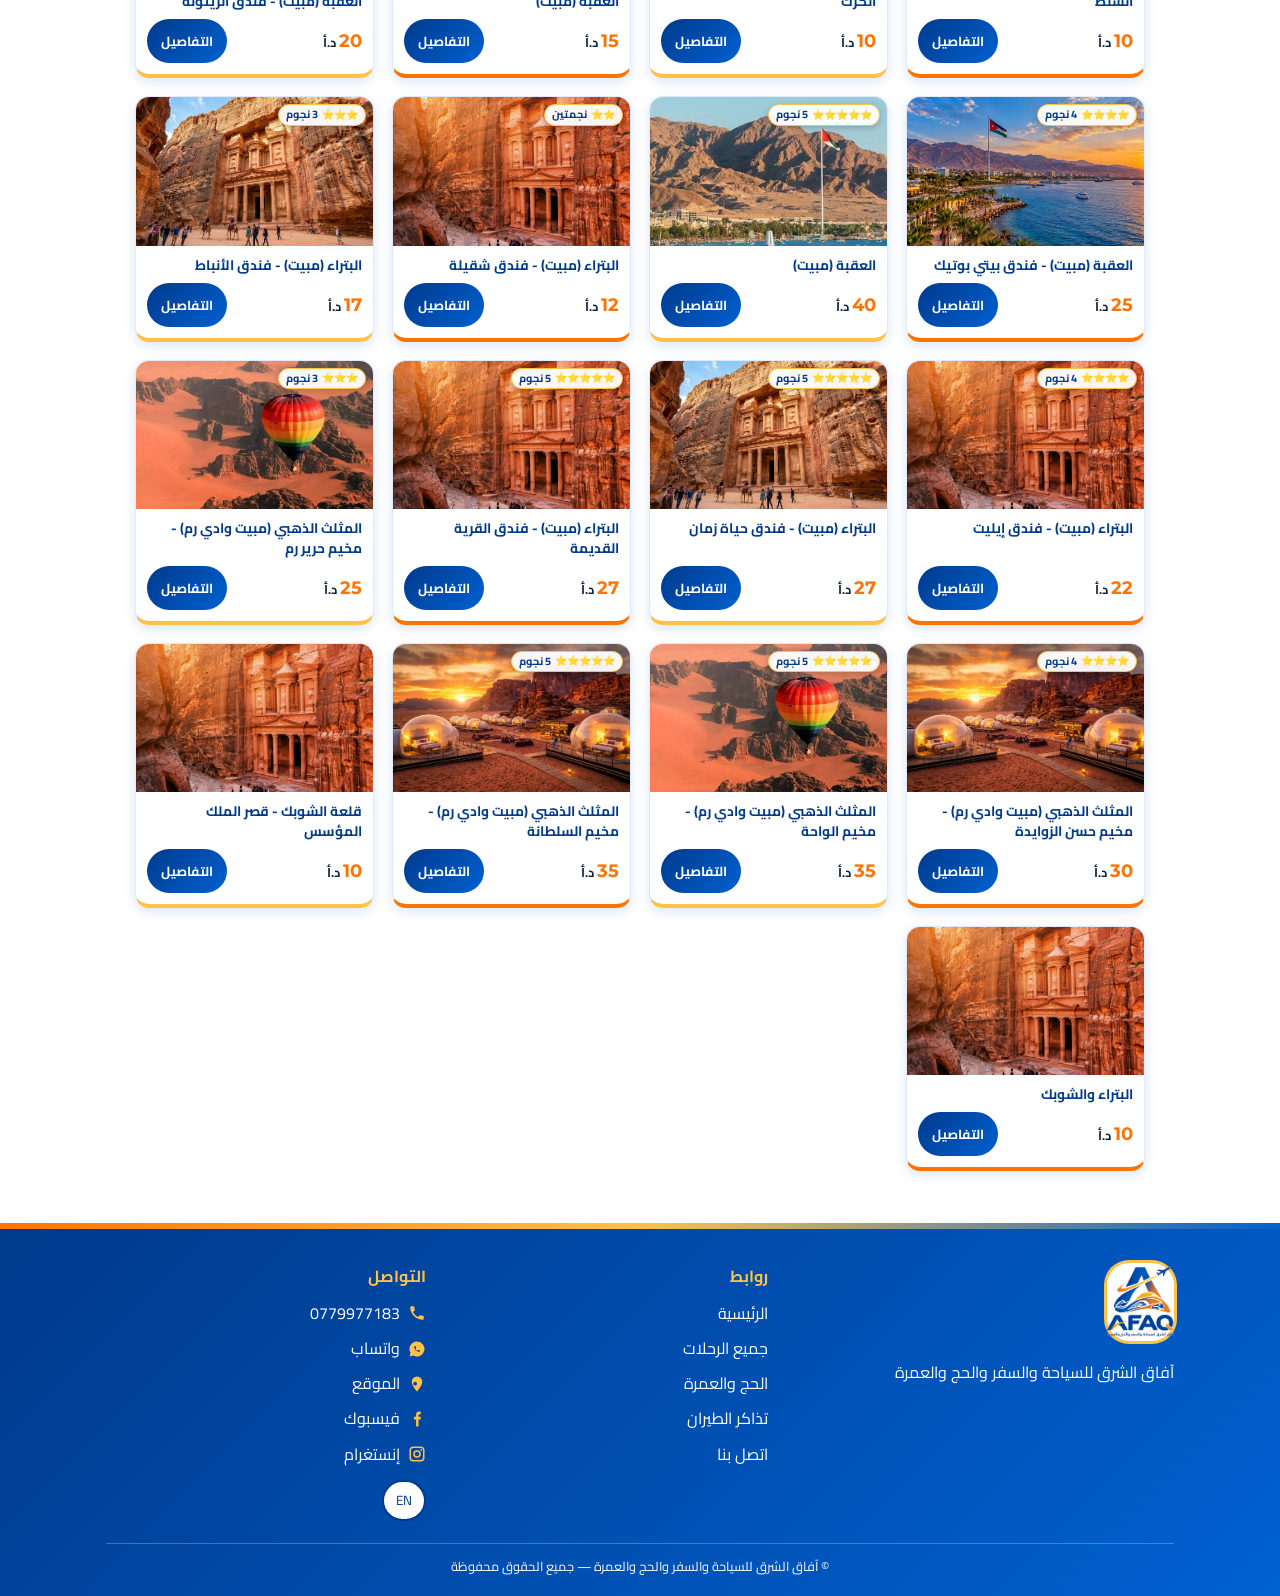
<file: pages/jordan-is-our-paradise.html>
<!DOCTYPE html>
<html lang="ar" dir="rtl">
<head>
<meta charset="utf-8">
<meta name="viewport" content="width=device-width, initial-scale=1">
<title>آفاق | Afaq</title>
<link rel="canonical" href="https://afaqtravel.site/pages/jordan-is-our-paradise.html">
<link rel="icon" href="../favicon.ico" sizes="any">
<link rel="icon" type="image/png" sizes="48x48" href="../assets/icons/favicon-48x48.png">
<link rel="icon" type="image/png" sizes="96x96" href="../assets/icons/favicon-96x96.png">
<link rel="apple-touch-icon" sizes="180x180" href="../assets/icons/apple-touch-icon.png">
<link rel="stylesheet" href="../css/style.css">
<link rel="stylesheet" href="../css/responsive.css">
<link rel="stylesheet" href="../css/pages.css">
<link rel="stylesheet" href="../css/jordan-paradise.css">
<script>try{if(localStorage.getItem("afaq-theme")==="dark")document.documentElement.setAttribute("data-theme","dark")}catch(e){}</script>
<link rel="stylesheet" href="../css/theme.css">
<link rel="stylesheet" href="../css/motion.css?v=2">
</head>
<body data-titlekey="c4">
<div class="ticker" role="marquee" aria-label="news"><div class="ticker-view"><div class="ticker-track" aria-live="off"><span data-i18n="ticker">أهلاً وسهلاً بكم في آفاق الشرق للسياحة والسفر والحج والعمرة</span><span data-i18n="ticker">أهلاً وسهلاً بكم في آفاق الشرق للسياحة والسفر والحج والعمرة</span><span data-i18n="ticker">أهلاً وسهلاً بكم في آفاق الشرق للسياحة والسفر والحج والعمرة</span><span data-i18n="ticker">أهلاً وسهلاً بكم في آفاق الشرق للسياحة والسفر والحج والعمرة</span><span data-i18n="ticker">أهلاً وسهلاً بكم في آفاق الشرق للسياحة والسفر والحج والعمرة</span><span data-i18n="ticker">أهلاً وسهلاً بكم في آفاق الشرق للسياحة والسفر والحج والعمرة</span><span data-i18n="ticker">أهلاً وسهلاً بكم في آفاق الشرق للسياحة والسفر والحج والعمرة</span><span data-i18n="ticker">أهلاً وسهلاً بكم في آفاق الشرق للسياحة والسفر والحج والعمرة</span><span data-i18n="ticker">أهلاً وسهلاً بكم في آفاق الشرق للسياحة والسفر والحج والعمرة</span><span data-i18n="ticker">أهلاً وسهلاً بكم في آفاق الشرق للسياحة والسفر والحج والعمرة</span><span data-i18n="ticker">أهلاً وسهلاً بكم في آفاق الشرق للسياحة والسفر والحج والعمرة</span><span data-i18n="ticker">أهلاً وسهلاً بكم في آفاق الشرق للسياحة والسفر والحج والعمرة</span></div></div></div>
<header class="nav"><div class="container">
<a class="nav-logo" href="../index.html" aria-label="Afaq"><img src="../assets/logo/afaq-logo.png" alt="Afaq"><span class="brand-name" data-i18n="company">آفاق الشرق للسياحة والسفر والحج والعمرة</span></a>
<nav class="nav-links" id="menu" aria-label="main">
<a href="../index.html" data-i18n="nav_home">الرئيسية</a>
<a href="../index.html#programs" data-i18n="nav_programs">جميع الرحلات</a>
<a href="../pages/hajj-umrah.html" data-i18n="nav_hajj">الحج والعمرة</a>
<a href="../pages/flight-tickets.html" data-i18n="nav_flights">تذاكر الطيران</a>
<a href="../index.html#contact" data-i18n="nav_contact">اتصل بنا</a>
</nav>
<div class="nav-right"><button class="theme-btn" type="button" aria-label="التبديل إلى الوضع الداكن" aria-pressed="false"><svg class="i-sun" viewBox="0 0 24 24" aria-hidden="true"><circle cx="12" cy="12" r="4"/><path d="M12 2v2M12 20v2M4.93 4.93l1.41 1.41M17.66 17.66l1.41 1.41M2 12h2M20 12h2M4.93 19.07l1.41-1.41M17.66 6.34l1.41-1.41"/></svg><svg class="i-moon" viewBox="0 0 24 24" aria-hidden="true"><path d="M21 12.8A9 9 0 1111.2 3a7 7 0 009.8 9.8z"/></svg></button><button class="lang-btn" type="button">EN</button><button class="menu-btn" type="button" aria-label="menu" aria-controls="menu" aria-expanded="false">☰</button></div>
</div></header>
<main>
<section class="jp-hero jp-hero--banner"><div class="jp-hero-bg"><img src="../assets/images/pages/jordan-paradise-bg.jpg" alt="" width="2048" height="768"></div>
<div class="jp-hero-in"><h1 data-i18n="c4">أردننا جنة</h1><p id="jp-hero-sub">اختر وجهتك واستعرض برامجنا السياحية في أنحاء المملكة</p>
<div class="jp-filters">
<div class="jp-dd" id="jp-dd">
<button type="button" class="jp-dd-btn" id="jp-dd-btn" aria-haspopup="listbox" aria-expanded="false" aria-controls="jp-dd-list" aria-labelledby="jp-dd-label jp-dd-val"><span class="jp-dd-txt"><span class="jp-dd-label" id="jp-dd-label">الوجهة</span><span class="jp-dd-val" id="jp-dd-val">الجميع</span></span><svg class="jp-dd-ic" viewBox="0 0 24 24" aria-hidden="true"><path d="M7 10l5 5 5-5z"/></svg></button>
<ul class="jp-dd-list" id="jp-dd-list" role="listbox" aria-labelledby="jp-dd-label"></ul>
</div>
<div class="jp-dd" id="jp-sd">
<button type="button" class="jp-dd-btn" id="jp-sd-btn" aria-haspopup="listbox" aria-expanded="false" aria-controls="jp-sd-list" aria-labelledby="jp-sd-label jp-sd-val"><span class="jp-dd-txt"><span class="jp-dd-label" id="jp-sd-label">تصنيف الفندق</span><span class="jp-dd-val" id="jp-sd-val">جميع التصنيفات</span></span><svg class="jp-dd-ic" viewBox="0 0 24 24" aria-hidden="true"><path d="M7 10l5 5 5-5z"/></svg></button>
<ul class="jp-dd-list" id="jp-sd-list" role="listbox" aria-labelledby="jp-sd-label"></ul>
</div>
<button type="button" class="jp-reset" id="jp-reset">إعادة ضبط الفلاتر</button>
</div>
</div></section>
<section class="jp-sec"><div class="container"><a class="back" href="../index.html" data-i18n="back_home">العودة إلى الرئيسية</a>
<div class="jp-grid" id="jp-grid" aria-live="polite"></div>
<p class="jp-empty" id="jp-empty" hidden></p></div></section>
<dialog class="jp-modal" id="jp-modal" aria-labelledby="jp-m-title">
<div class="jp-m-head"><div class="jp-m-head-txt"><h2 id="jp-m-title"></h2><span class="jp-m-price" id="jp-m-price"></span></div><button type="button" class="jp-m-close" id="jp-m-close" aria-label="إغلاق">&times;</button></div>
<div class="jp-m-body">
<section class="jp-m-sec"><h3 id="jp-m-dh">تفاصيل الرحلة</h3><div class="jp-m-content" id="jp-m-details"><!-- تفاصيل الرحلة: تُملأ من حقل details في js/jordan-trips-data.js --></div></section>
<section class="jp-m-sec"><h3 id="jp-m-ih">مسار الرحلة</h3><div class="jp-m-content" id="jp-m-itin"><!-- مسار الرحلة: يُملأ من حقل itinerary في js/jordan-trips-data.js --></div></section>
</div></dialog>
</main>
<footer class="footer"><div class="container"><div class="f-grid">
<div><a class="logo-plate" href="../index.html"><img src="../assets/logo/afaq-logo.png" alt="Afaq"></a><p style="margin-top:10px" data-i18n="company">آفاق الشرق للسياحة والسفر والحج والعمرة</p></div>
<div><h4 data-i18n="footer_links">روابط</h4><ul>
<li><a href="../index.html" data-i18n="nav_home">الرئيسية</a></li>
<li><a href="../index.html#programs" data-i18n="nav_programs">جميع الرحلات</a></li>
<li><a href="../pages/hajj-umrah.html" data-i18n="nav_hajj">الحج والعمرة</a></li>
<li><a href="../pages/flight-tickets.html" data-i18n="nav_flights">تذاكر الطيران</a></li>
<li><a href="../index.html#contact" data-i18n="nav_contact">اتصل بنا</a></li></ul></div>
<div><h4 data-i18n="footer_contact">التواصل</h4><ul>
<li><a class="fl" href="tel:+962779977183"><svg class="ic" viewBox="0 0 24 24" aria-hidden="true"><path d="M6.62 10.79a15.05 15.05 0 006.59 6.59l2.2-2.2a1 1 0 011.02-.24 11.36 11.36 0 003.58.57 1 1 0 011 1V20a1 1 0 01-1 1A17 17 0 013 4a1 1 0 011-1h3.5a1 1 0 011 1c0 1.25.2 2.45.57 3.57a1 1 0 01-.25 1.02z"/></svg><span dir="ltr">0779977183</span></a></li>
<li><a class="fl" href="https://wa.me/962779977183" target="_blank" rel="noopener"><svg class="ic" viewBox="0 0 24 24" aria-hidden="true"><path d="M12 2a10 10 0 00-8.6 15.1L2 22l5-1.3A10 10 0 1012 2z"/><path style="fill:var(--blue)" transform="translate(7 7) scale(.42)" d="M6.62 10.79a15.05 15.05 0 006.59 6.59l2.2-2.2a1 1 0 011.02-.24 11.36 11.36 0 003.58.57 1 1 0 011 1V20a1 1 0 01-1 1A17 17 0 013 4a1 1 0 011-1h3.5a1 1 0 011 1c0 1.25.2 2.45.57 3.57a1 1 0 01-.25 1.02z"/></svg><span data-i18n="lbl_whatsapp">واتساب</span></a></li>
<li><a class="fl" href="https://maps.app.goo.gl/3E16qzeTnFBvjdeH8" target="_blank" rel="noopener"><svg class="ic" viewBox="0 0 24 24" aria-hidden="true"><path d="M12 2a7 7 0 00-7 7c0 5.25 7 13 7 13s7-7.75 7-13a7 7 0 00-7-7zm0 9.500A2.500 2.500 0 119.500 9 2.500 2.500 0 0112 11.500z"/></svg><span data-i18n="lbl_location">الموقع</span></a></li>
<li><a class="fl" href="https://www.facebook.com/share/19L39AtSsV/?mibextid=wwXIfr" target="_blank" rel="noopener"><svg class="ic" viewBox="0 0 24 24" aria-hidden="true"><path d="M14 9V7c0-.9.3-1.500 1.600-1.500H17V2.200C16.700 2.200 15.800 2 14.800 2 12.400 2 10.800 3.500 10.800 6.100V9H8v3.500h2.800V22H14v-9.500h2.700L17 9z"/></svg><span data-i18n="lbl_fb">فيسبوك</span></a></li>
<li><a class="fl" href="https://www.instagram.com/afaq.trravel?mdxt=MW5kZTJ1Y2N6dGg1&amp;utm_source=qr" target="_blank" rel="noopener"><svg class="ic" viewBox="0 0 24 24" aria-hidden="true"><path fill="none" stroke="currentColor" stroke-width="2" d="M7 3h10a4 4 0 014 4v10a4 4 0 01-4 4H7a4 4 0 01-4-4V7a4 4 0 014-4z"/><circle cx="12" cy="12" r="4" fill="none" stroke="currentColor" stroke-width="2"/><circle cx="17.500" cy="6.500" r="1.200"/></svg><span data-i18n="lbl_ig">إنستغرام</span></a></li></ul>
<button class="lang-btn" type="button" style="margin-top:8px">EN</button></div>
</div><p class="copy">© <span data-i18n="company">آفاق الشرق للسياحة والسفر والحج والعمرة</span> — <span data-i18n="rights">جميع الحقوق محفوظة</span></p></div></footer>
<script src="../js/language.js"></script>
<script src="../js/main.js"></script>
<script src="../js/theme.js"></script>
<script src="../js/jordan-trips-data.js"></script>
<script src="../js/jordan-paradise.js"></script>
<script src="../js/motion.js?v=2" defer></script>
</body>
</html>
</file>
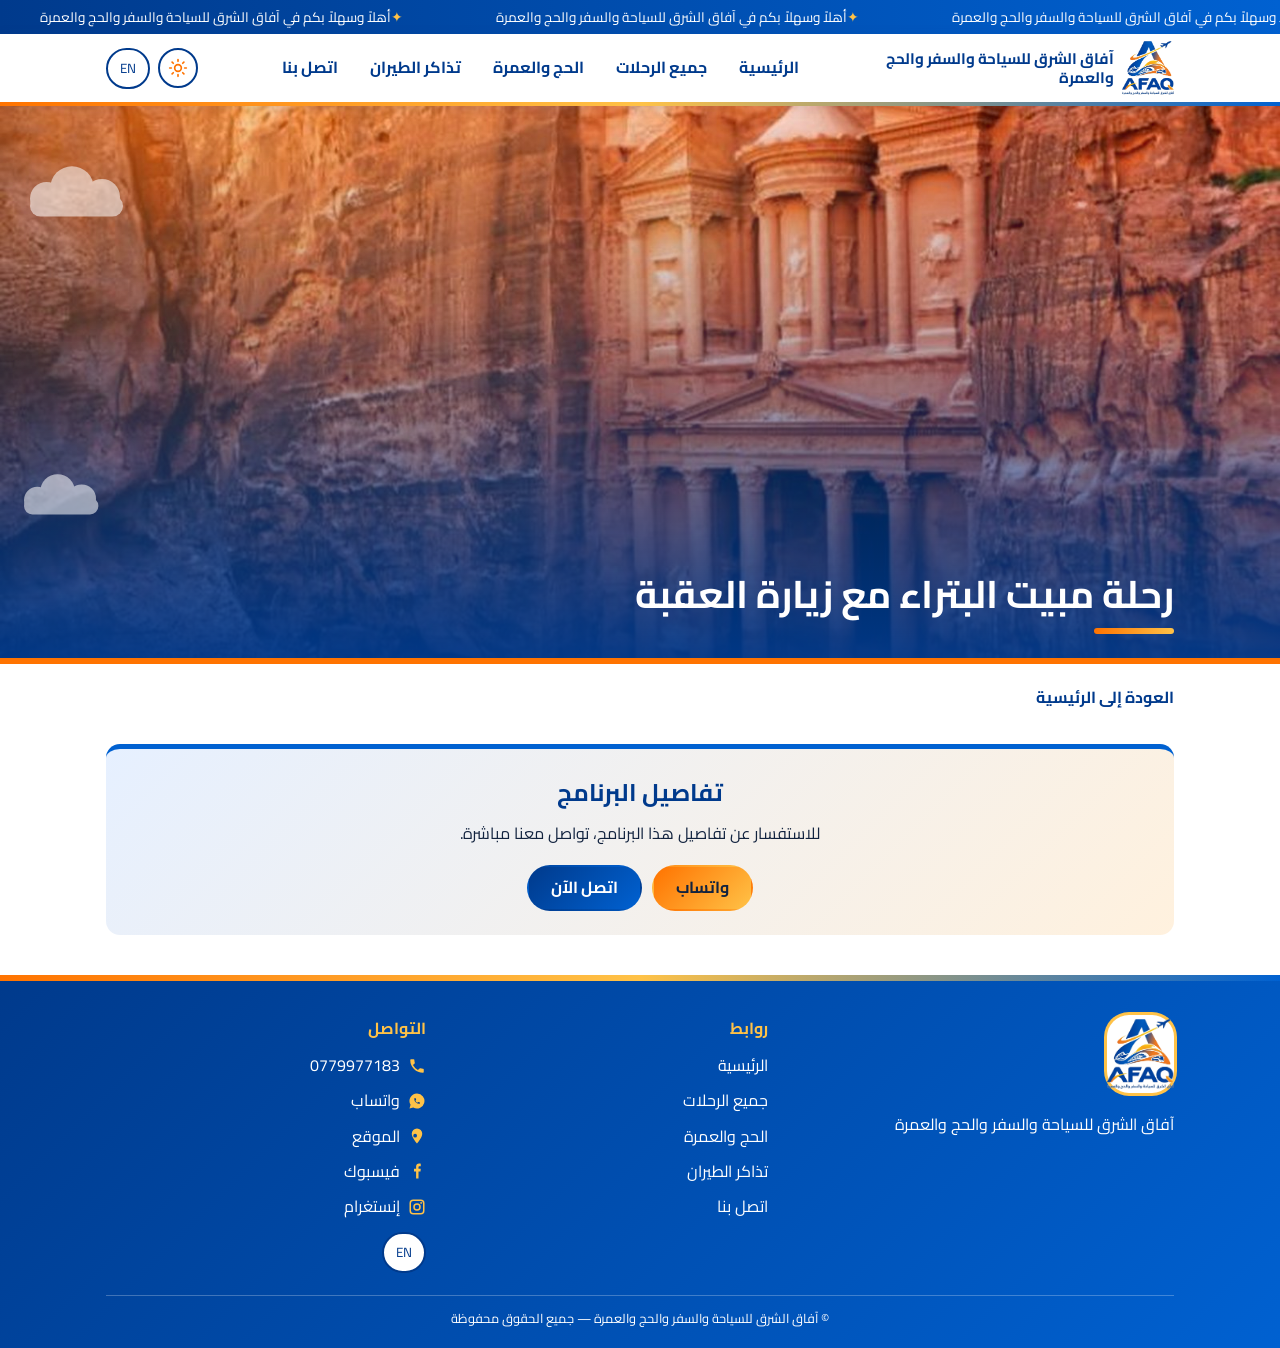
<file: pages/petra-aqaba.html>
<!DOCTYPE html>
<html lang="ar" dir="rtl">
<head>
<meta charset="utf-8">
<meta name="viewport" content="width=device-width, initial-scale=1">
<title>آفاق | Afaq</title>
<link rel="canonical" href="https://afaqtravel.site/pages/petra-aqaba.html">
<link rel="icon" href="../favicon.ico" sizes="any">
<link rel="icon" type="image/png" sizes="48x48" href="../assets/icons/favicon-48x48.png">
<link rel="icon" type="image/png" sizes="96x96" href="../assets/icons/favicon-96x96.png">
<link rel="apple-touch-icon" sizes="180x180" href="../assets/icons/apple-touch-icon.png">
<link rel="stylesheet" href="../css/style.css">
<link rel="stylesheet" href="../css/responsive.css">
<link rel="stylesheet" href="../css/pages.css">
<script>try{if(localStorage.getItem("afaq-theme")==="dark")document.documentElement.setAttribute("data-theme","dark")}catch(e){}</script>
<link rel="stylesheet" href="../css/theme.css">
<link rel="stylesheet" href="../css/motion.css?v=2">
</head>
<body data-titlekey="c2">
<div class="ticker" role="marquee" aria-label="news"><div class="ticker-view"><div class="ticker-track" aria-live="off"><span data-i18n="ticker">أهلاً وسهلاً بكم في آفاق الشرق للسياحة والسفر والحج والعمرة</span><span data-i18n="ticker">أهلاً وسهلاً بكم في آفاق الشرق للسياحة والسفر والحج والعمرة</span><span data-i18n="ticker">أهلاً وسهلاً بكم في آفاق الشرق للسياحة والسفر والحج والعمرة</span><span data-i18n="ticker">أهلاً وسهلاً بكم في آفاق الشرق للسياحة والسفر والحج والعمرة</span><span data-i18n="ticker">أهلاً وسهلاً بكم في آفاق الشرق للسياحة والسفر والحج والعمرة</span><span data-i18n="ticker">أهلاً وسهلاً بكم في آفاق الشرق للسياحة والسفر والحج والعمرة</span><span data-i18n="ticker">أهلاً وسهلاً بكم في آفاق الشرق للسياحة والسفر والحج والعمرة</span><span data-i18n="ticker">أهلاً وسهلاً بكم في آفاق الشرق للسياحة والسفر والحج والعمرة</span><span data-i18n="ticker">أهلاً وسهلاً بكم في آفاق الشرق للسياحة والسفر والحج والعمرة</span><span data-i18n="ticker">أهلاً وسهلاً بكم في آفاق الشرق للسياحة والسفر والحج والعمرة</span><span data-i18n="ticker">أهلاً وسهلاً بكم في آفاق الشرق للسياحة والسفر والحج والعمرة</span><span data-i18n="ticker">أهلاً وسهلاً بكم في آفاق الشرق للسياحة والسفر والحج والعمرة</span></div></div></div>
<header class="nav"><div class="container">
<a class="nav-logo" href="../index.html" aria-label="Afaq"><img src="../assets/logo/afaq-logo.png" alt="Afaq"><span class="brand-name" data-i18n="company">آفاق الشرق للسياحة والسفر والحج والعمرة</span></a>
<nav class="nav-links" id="menu" aria-label="main">
<a href="../index.html" data-i18n="nav_home">الرئيسية</a>
<a href="../index.html#programs" data-i18n="nav_programs">جميع الرحلات</a>
<a href="../pages/hajj-umrah.html" data-i18n="nav_hajj">الحج والعمرة</a>
<a href="../pages/flight-tickets.html" data-i18n="nav_flights">تذاكر الطيران</a>
<a href="../index.html#contact" data-i18n="nav_contact">اتصل بنا</a>
</nav>
<div class="nav-right"><button class="theme-btn" type="button" aria-label="التبديل إلى الوضع الداكن" aria-pressed="false"><svg class="i-sun" viewBox="0 0 24 24" aria-hidden="true"><circle cx="12" cy="12" r="4"/><path d="M12 2v2M12 20v2M4.93 4.93l1.41 1.41M17.66 17.66l1.41 1.41M2 12h2M20 12h2M4.93 19.07l1.41-1.41M17.66 6.34l1.41-1.41"/></svg><svg class="i-moon" viewBox="0 0 24 24" aria-hidden="true"><path d="M21 12.8A9 9 0 1111.2 3a7 7 0 009.8 9.8z"/></svg></button><button class="lang-btn" type="button">EN</button><button class="menu-btn" type="button" aria-label="menu" aria-controls="menu" aria-expanded="false">☰</button></div>
</div></header>
<main>
<div class="page-hero"><img src="../assets/images/pages/petra.jpg" alt="البتراء" width="1600" height="900"><h1 data-i18n="c2">c2</h1></div>
<div class="container"><a class="back" href="../index.html" data-i18n="back_home">العودة إلى الرئيسية</a>
<!-- ===== EDITABLE CONTENT AREA =====
     Add the program details here (schedule, price, hotels, inclusions, conditions)
     once they are available. Nothing was invented. Remove the .details block below when done. -->
<section class="details"><h2 data-i18n="details_title">تفاصيل البرنامج</h2><p data-i18n="details_note">للاستفسار عن تفاصيل هذا البرنامج، تواصل معنا مباشرة.</p>
<div class="btns"><a class="btn btn-or" href="https://wa.me/962779977183" target="_blank" rel="noopener" data-i18n="wa_btn">واتساب</a><a class="btn btn-bl" href="tel:+962779977183" data-i18n="call_btn">اتصل الآن</a></div></section>
</div></main>
<footer class="footer"><div class="container"><div class="f-grid">
<div><a class="logo-plate" href="../index.html"><img src="../assets/logo/afaq-logo.png" alt="Afaq"></a><p style="margin-top:10px" data-i18n="company">آفاق الشرق للسياحة والسفر والحج والعمرة</p></div>
<div><h4 data-i18n="footer_links">روابط</h4><ul>
<li><a href="../index.html" data-i18n="nav_home">الرئيسية</a></li>
<li><a href="../index.html#programs" data-i18n="nav_programs">جميع الرحلات</a></li>
<li><a href="../pages/hajj-umrah.html" data-i18n="nav_hajj">الحج والعمرة</a></li>
<li><a href="../pages/flight-tickets.html" data-i18n="nav_flights">تذاكر الطيران</a></li>
<li><a href="../index.html#contact" data-i18n="nav_contact">اتصل بنا</a></li></ul></div>
<div><h4 data-i18n="footer_contact">التواصل</h4><ul>
<li><a class="fl" href="tel:+962779977183"><svg class="ic" viewBox="0 0 24 24" aria-hidden="true"><path d="M6.62 10.79a15.05 15.05 0 006.59 6.59l2.2-2.2a1 1 0 011.02-.24 11.36 11.36 0 003.58.57 1 1 0 011 1V20a1 1 0 01-1 1A17 17 0 013 4a1 1 0 011-1h3.5a1 1 0 011 1c0 1.25.2 2.45.57 3.57a1 1 0 01-.25 1.02z"/></svg><span dir="ltr">0779977183</span></a></li>
<li><a class="fl" href="https://wa.me/962779977183" target="_blank" rel="noopener"><svg class="ic" viewBox="0 0 24 24" aria-hidden="true"><path d="M12 2a10 10 0 00-8.6 15.1L2 22l5-1.3A10 10 0 1012 2z"/><path style="fill:var(--blue)" transform="translate(7 7) scale(.42)" d="M6.62 10.79a15.05 15.05 0 006.59 6.59l2.2-2.2a1 1 0 011.02-.24 11.36 11.36 0 003.58.57 1 1 0 011 1V20a1 1 0 01-1 1A17 17 0 013 4a1 1 0 011-1h3.5a1 1 0 011 1c0 1.25.2 2.45.57 3.57a1 1 0 01-.25 1.02z"/></svg><span data-i18n="lbl_whatsapp">واتساب</span></a></li>
<li><a class="fl" href="https://maps.app.goo.gl/3E16qzeTnFBvjdeH8" target="_blank" rel="noopener"><svg class="ic" viewBox="0 0 24 24" aria-hidden="true"><path d="M12 2a7 7 0 00-7 7c0 5.25 7 13 7 13s7-7.75 7-13a7 7 0 00-7-7zm0 9.500A2.500 2.500 0 119.500 9 2.500 2.500 0 0112 11.500z"/></svg><span data-i18n="lbl_location">الموقع</span></a></li>
<li><a class="fl" href="https://www.facebook.com/share/19L39AtSsV/?mibextid=wwXIfr" target="_blank" rel="noopener"><svg class="ic" viewBox="0 0 24 24" aria-hidden="true"><path d="M14 9V7c0-.9.3-1.500 1.600-1.500H17V2.200C16.700 2.200 15.800 2 14.800 2 12.400 2 10.800 3.500 10.800 6.100V9H8v3.500h2.800V22H14v-9.500h2.700L17 9z"/></svg><span data-i18n="lbl_fb">فيسبوك</span></a></li>
<li><a class="fl" href="https://www.instagram.com/afaq.trravel?mdxt=MW5kZTJ1Y2N6dGg1&amp;utm_source=qr" target="_blank" rel="noopener"><svg class="ic" viewBox="0 0 24 24" aria-hidden="true"><path fill="none" stroke="currentColor" stroke-width="2" d="M7 3h10a4 4 0 014 4v10a4 4 0 01-4 4H7a4 4 0 01-4-4V7a4 4 0 014-4z"/><circle cx="12" cy="12" r="4" fill="none" stroke="currentColor" stroke-width="2"/><circle cx="17.500" cy="6.500" r="1.200"/></svg><span data-i18n="lbl_ig">إنستغرام</span></a></li></ul>
<button class="lang-btn" type="button" style="margin-top:8px">EN</button></div>
</div><p class="copy">© <span data-i18n="company">آفاق الشرق للسياحة والسفر والحج والعمرة</span> — <span data-i18n="rights">جميع الحقوق محفوظة</span></p></div></footer>
<script src="../js/language.js"></script>
<script src="../js/main.js"></script>
<script src="../js/theme.js"></script>
<script src="../js/motion.js?v=2" defer></script>
</body>
</html>
</file>
<file: css/style.css>
@font-face{font-family:Cairo;font-weight:400;font-display:swap;src:url(../assets/fonts/cairo-arabic-400-normal.woff2) format("woff2");unicode-range:U+0600-06FF,U+200C-200E,U+2010-2011,U+204F,U+2E41,U+FB50-FDFF,U+FE80-FEFC}
@font-face{font-family:Cairo;font-weight:700;font-display:swap;src:url(../assets/fonts/cairo-arabic-700-normal.woff2) format("woff2");unicode-range:U+0600-06FF,U+200C-200E,U+2010-2011,U+204F,U+2E41,U+FB50-FDFF,U+FE80-FEFC}
@font-face{font-family:Cairo;font-weight:400;font-display:swap;src:url(../assets/fonts/cairo-latin-400-normal.woff2) format("woff2");unicode-range:U+0000-00FF,U+0131,U+0152-0153,U+2000-206F,U+20AC,U+2122}
@font-face{font-family:Cairo;font-weight:700;font-display:swap;src:url(../assets/fonts/cairo-latin-700-normal.woff2) format("woff2");unicode-range:U+0000-00FF,U+0131,U+0152-0153,U+2000-206F,U+20AC,U+2122}
@font-face{font-family:Montserrat;font-weight:400;font-display:swap;src:url(../assets/fonts/montserrat-latin-400-normal.woff2) format("woff2")}
@font-face{font-family:Montserrat;font-weight:700;font-display:swap;src:url(../assets/fonts/montserrat-latin-700-normal.woff2) format("woff2")}
:root{--blue:#003A8C;--blue2:#0061D1;--orange:#FF7300;--yellow:#FFC247;--white:#fff;--ink:#12233f;--soft:#f3f7fd;--r:14px}
*{box-sizing:border-box;margin:0;padding:0}
html{scroll-behavior:smooth;-webkit-text-size-adjust:100%}
body{font-family:Cairo,Montserrat,sans-serif;color:var(--ink);background:#fff;line-height:1.7;overflow-x:hidden}
html[lang=en] body{font-family:Montserrat,Cairo,sans-serif;line-height:1.6}
img{max-width:100%;display:block}
a{color:inherit;text-decoration:none}
:focus-visible{outline:3px solid var(--yellow);outline-offset:2px}
.container{width:100%;max-width:1100px;margin:0 auto;padding:0 16px}
/* ticker */
.ticker{display:flex;height:34px;background:var(--blue);color:#fff;direction:ltr;overflow:hidden}
.ticker-label{flex:none;background:var(--orange);font-weight:700;font-size:.78rem;padding:0 12px;display:flex;align-items:center;z-index:1}
.ticker-view{flex:1;overflow:hidden}
.ticker-track{display:flex;width:max-content;animation:tick 28s linear infinite;will-change:transform}
.ticker-track span{padding:0 2.5rem;white-space:nowrap;line-height:34px;font-size:.85rem;unicode-bidi:plaintext}
.ticker-track span::before{content:"✦";color:var(--yellow);margin-inline-end:.8rem}
@keyframes tick{to{transform:translateX(-50%)}}
/* nav */
.nav{position:sticky;top:0;z-index:50;background:#fff;box-shadow:0 2px 12px rgba(0,58,140,.12)}
.nav .container{display:flex;align-items:center;justify-content:space-between;height:60px;gap:8px}
.nav-logo img{height:46px;width:auto}
.menu-btn{width:44px;height:44px;border:0;background:var(--blue);border-radius:10px;color:#fff;font-size:1.4rem;cursor:pointer}
.nav-links{position:absolute;top:60px;inset-inline:0;background:#fff;display:none;flex-direction:column;padding:8px 16px 16px;box-shadow:0 10px 20px rgba(0,58,140,.15)}
.nav-links.open{display:flex}
.nav-links a{padding:12px 6px;font-weight:700;color:var(--blue);border-bottom:1px solid #e6edf8;min-height:44px}
.nav-links a:hover{color:var(--orange)}
.lang-btn{border:2px solid var(--blue);background:#fff;color:var(--blue);font:700 .85rem inherit;font-family:inherit;border-radius:999px;padding:6px 12px;cursor:pointer;min-height:40px}
.lang-btn:hover{background:var(--blue);color:#fff}
.nav-right{display:flex;gap:8px;align-items:center}
/* hero */
.hero{position:relative;min-height:80svh;display:grid;place-items:center;color:#fff;overflow:hidden;background:var(--blue)}
.slides,.slide{position:absolute;inset:0}
.slide{width:100%;height:100%;object-fit:cover;opacity:0;transition:opacity 1s ease}
.slide.active{opacity:1}
@media (max-width:700px){.slide{object-position:var(--pm,50% 50%)}}
.hero::after{content:"";position:absolute;inset:0;background:linear-gradient(180deg,rgba(0,30,80,.45),rgba(0,30,80,.6))}
.hero-content{position:relative;z-index:2;text-align:center;padding:32px 16px;width:100%}
.logo-plate{display:inline-block;background:#fff;border-radius:22px;padding:10px 16px;box-shadow:0 10px 30px rgba(0,0,0,.3)}
.logo-plate img{height:120px;width:auto}
.hero h1{font-size:2.1rem;margin-top:14px;text-shadow:0 2px 10px rgba(0,0,0,.5)}
.hero p{font-size:1.05rem;text-shadow:0 2px 8px rgba(0,0,0,.5);max-width:34ch;margin:6px auto 0}
.btns{display:flex;flex-wrap:wrap;gap:10px;justify-content:center;margin-top:18px}
.btn{display:inline-flex;align-items:center;justify-content:center;min-height:46px;padding:0 22px;border-radius:999px;font-weight:700;border:2px solid transparent;cursor:pointer;transition:.2s}
.btn-or{background:var(--orange);color:#fff}.btn-or:hover{background:#e56700;transform:translateY(-2px)}
.btn-wh{background:#fff;color:var(--blue)}.btn-wh:hover{background:var(--yellow)}
.btn-bl{background:var(--blue);color:#fff}.btn-bl:hover{background:var(--blue2)}
/* sections */
.section{padding:44px 0}
.section.alt{background:var(--soft)}
.sec-title{color:var(--blue);font-size:1.6rem;text-align:center;margin-bottom:22px;position:relative;padding-bottom:12px}
.sec-title::after{content:"";position:absolute;bottom:0;left:50%;transform:translateX(-50%);width:70px;height:5px;border-radius:5px;background:linear-gradient(90deg,var(--orange),var(--yellow))}
/* cards */
.cards{display:grid;grid-template-columns:repeat(2,1fr);gap:10px}
.card{position:relative;display:block;aspect-ratio:16/10;border-radius:var(--r);overflow:hidden;background:var(--blue);box-shadow:0 4px 14px rgba(0,58,140,.18);transition:transform .25s,box-shadow .25s;-webkit-tap-highlight-color:transparent}
.card img{width:100%;height:100%;object-fit:cover;transition:transform .5s}
.card::after{content:"";position:absolute;inset:auto 0 0 0;height:65%;background:linear-gradient(0deg,rgba(0,25,70,.9),transparent)}
.card h3{position:absolute;z-index:2;inset-inline:0;bottom:0;padding:8px 10px;color:#fff;font-size:.85rem;line-height:1.35}
.card:active{transform:scale(.97)}
.card:hover{transform:translateY(-4px);box-shadow:0 10px 22px rgba(0,58,140,.3)}
.card:hover img{transform:scale(1.07)}
/* about + contact */
.about{display:grid;gap:18px;text-align:center;justify-items:center}
.about h3{color:var(--blue);font-size:1.3rem}
.about-text{max-width:760px}
.about-desc{font-size:1.08rem;line-height:1.95;margin:0 0 16px}
.about-text h3{font-size:1.15rem;font-weight:700;margin:0}
.about .logo-plate{box-shadow:0 4px 18px rgba(0,58,140,.18);border:1px solid #e1e9f6}
.contact-grid{display:grid;grid-template-columns:1fr;gap:10px}
.c-item{display:flex;flex-direction:column;gap:2px;background:#fff;border-radius:var(--r);padding:14px 16px;border-inline-start:5px solid var(--orange);box-shadow:0 3px 10px rgba(0,58,140,.1);min-height:64px;word-break:break-word}
a.c-item:hover{border-color:var(--yellow);transform:translateY(-2px)}
.c-item small{color:var(--blue2);font-weight:700}
.c-item b{direction:ltr;unicode-bidi:plaintext;text-align:start}
/* footer */
.footer{background:var(--blue);color:#fff;padding:34px 0 18px}
.f-grid{display:grid;gap:22px}
.footer .logo-plate img{height:70px}
.footer h4{color:var(--yellow);margin-bottom:6px}
.footer li{list-style:none}
.footer a{display:inline-block;padding:4px 0}
.footer a:hover{color:var(--yellow)}
.copy{border-top:1px solid rgba(255,255,255,.25);margin-top:22px;padding-top:12px;font-size:.8rem;text-align:center}
@media (prefers-reduced-motion:reduce){*{scroll-behavior:auto!important;transition:none!important}.ticker-track{animation-duration:90s}}
/* icons */
.ic{width:20px;height:20px;flex:none;fill:currentColor}
.c-item{flex-direction:row;align-items:center;gap:12px}
.c-txt{display:flex;flex-direction:column;min-width:0}
.c-ico{width:42px;height:42px;padding:10px;border-radius:50%;background:var(--blue);color:#fff;transition:background .2s}
a.c-item:hover .c-ico{background:var(--orange)}
.footer a.fl{display:inline-flex;align-items:center;gap:8px}
.footer a.fl .ic{width:18px;height:18px;color:var(--yellow)}
/* location */
.loc{display:grid;gap:16px}
.map-wrap{border-radius:var(--r);overflow:hidden;box-shadow:0 6px 20px rgba(0,58,140,.2);aspect-ratio:4/3;background:#dfe8f5}
.map-wrap iframe{width:100%;height:100%;border:0;display:block}
.loc-card{background:#fff;border-radius:var(--r);padding:22px 20px;border-inline-start:5px solid var(--orange);box-shadow:0 3px 10px rgba(0,58,140,.1);display:flex;flex-direction:column;align-items:flex-start;gap:8px;justify-content:center}
.loc-card h3{color:var(--blue)}
.loc-card .btn{margin-top:8px}
/* contact cards */
.ct-grid{display:grid;grid-template-columns:repeat(2,1fr);gap:10px}
.ct-card{background:#fff;border-radius:var(--r);border:1px solid #e1e9f6;border-top:4px solid var(--orange);box-shadow:0 3px 12px rgba(0,58,140,.1);padding:18px 10px;display:flex;flex-direction:column;align-items:center;gap:6px;text-align:center;transition:transform .2s,box-shadow .2s}
.ct-card:hover{transform:translateY(-4px);box-shadow:0 10px 22px rgba(0,58,140,.2)}
.ct-card .c-ico{width:52px;height:52px;padding:13px}
.ct-card h3{color:var(--blue);font-size:1rem}
.ct-card p{font-weight:700;font-size:.9rem;word-break:break-word}
.ct-card .btn{margin-top:auto;min-height:42px;padding:0 20px;font-size:.9rem}
.hours{display:flex;align-items:center;justify-content:center;gap:8px;margin-top:16px;color:var(--blue)}
.hours .ic{color:var(--orange)}
/* brand in top bar */
.nav-logo{display:flex;align-items:center;gap:8px;min-width:0;flex:1}
.nav-logo img{flex:none}
.brand-name{color:var(--blue);font-weight:700;font-size:.72rem;line-height:1.25;min-width:0}
.nav-right{flex:none}
/* ===== vibrant brand palette (from the brand board) ===== */
:root{--grad-warm:linear-gradient(135deg,#FF7300,#FFC247);--grad-cool:linear-gradient(135deg,#003A8C,#0061D1);--tint:linear-gradient(135deg,#e6f0ff 0%,#fff 50%,#fff1de 100%)}
.ticker{background:linear-gradient(90deg,var(--blue),var(--blue2))}
.ticker-label{background:var(--grad-warm);color:#12233f}
.nav{border-bottom:4px solid transparent;border-image:linear-gradient(90deg,var(--orange),var(--yellow),var(--blue2)) 1}
.hero::after{background:linear-gradient(180deg,rgba(0,58,140,.6) 0%,rgba(0,97,209,.25) 55%,rgba(255,115,0,.4) 100%)}
.logo-plate{box-shadow:0 0 0 4px var(--yellow),0 10px 30px rgba(0,0,0,.3)}
.about .logo-plate{box-shadow:0 0 0 4px var(--yellow),0 6px 18px rgba(0,58,140,.2);border:0}
.hero h1{color:#fff}
.btn-or{background:var(--grad-warm);color:#12233f;border-color:transparent}
.btn-or:hover{background:linear-gradient(135deg,#ff8a1f,#ffd36b);color:#12233f}
.btn-bl{background:var(--grad-cool)}
.btn-bl:hover{background:linear-gradient(135deg,#0061D1,#2a85f0)}
#programs{position:relative}
#programs::before{content:"";position:absolute;left:0;right:0;top:-39px;height:40px;pointer-events:none;z-index:3;background:url("data:image/svg+xml,%3Csvg xmlns='http://www.w3.org/2000/svg' viewBox='0 0 1440 80' preserveAspectRatio='none'%3E%3Cpath fill='%23FF7300' d='M0 30C240 0 480 70 720 40S1200 0 1440 30V80H0z'/%3E%3Cpath fill='%23FFC247' d='M0 45C260 15 520 80 760 52S1200 18 1440 46V80H0z'/%3E%3Cpath fill='%23fff' d='M0 58C280 32 540 82 780 62S1220 38 1440 60V80H0z'/%3E%3C/svg%3E") center/100% 100% no-repeat}
.section.alt{background:var(--tint)}
.sec-title{background:var(--grad-cool);-webkit-background-clip:text;background-clip:text;-webkit-text-fill-color:transparent;color:var(--blue)}
.sec-title::after{height:6px;width:90px;background:linear-gradient(90deg,var(--blue2),var(--orange),var(--yellow))}
.card::after{background:linear-gradient(0deg,rgba(0,58,140,.95),rgba(0,97,209,.15) 70%,transparent)}
.card{box-shadow:0 6px 16px rgba(0,97,209,.25);border-bottom:4px solid var(--orange)}
.card:nth-child(even){border-bottom-color:var(--yellow)}
.card:hover{box-shadow:0 12px 24px rgba(255,115,0,.35)}
.card h3{display:flex;align-items:center;gap:7px}
.card h3::before{content:"";flex:none;width:5px;height:1.2em;border-radius:3px;background:var(--orange)}
.card:nth-child(even) h3::before{background:var(--yellow)}
.ct-card{border-top-color:var(--a,var(--orange))}
.ct-card:nth-child(1){--a:var(--blue2)}
.ct-card:nth-child(2){--a:var(--orange)}
.ct-card:nth-child(3){--a:var(--yellow);--ic:var(--blue)}
.ct-card:nth-child(4){--a:var(--blue)}
.ct-card .c-ico{background:var(--a);color:var(--ic,#fff)}
.ct-card .c-ico path[style]{fill:var(--a)!important}
.ct-card:hover{box-shadow:0 10px 22px rgba(0,97,209,.25)}
.hours{background:#fff;border-radius:999px;padding:10px 18px;width:fit-content;margin-inline:auto;box-shadow:0 3px 10px rgba(0,58,140,.12);border:2px solid var(--yellow)}
.loc-card{border-inline-start-color:var(--blue2)}
.loc-card .c-ico{background:var(--orange)}
.footer{background:var(--grad-cool);border-top:6px solid transparent;border-image:linear-gradient(90deg,var(--orange),var(--yellow),var(--blue2)) 1}
.footer .logo-plate{box-shadow:0 0 0 3px var(--yellow)}
</file>
<file: css/responsive.css>
@media (max-width:359px){.logo-plate img{height:92px}.hero h1{font-size:1.7rem}.card h3{font-size:.75rem;padding:6px 8px}.btn{padding:0 16px}}
@media (min-width:700px){
.cards{grid-template-columns:repeat(3,1fr);gap:16px}.card h3{font-size:1rem;padding:12px 14px}
.contact-grid{grid-template-columns:repeat(2,1fr)}.f-grid{grid-template-columns:1.2fr 1fr 1fr}
.about{grid-template-columns:auto 1fr;text-align:start;gap:32px}.hero{min-height:82vh}.hero h1{font-size:2.8rem}.logo-plate img{height:150px}}
@media (min-width:1024px){
.menu-btn{display:none}
.nav-links{position:static;display:flex;flex-direction:row;box-shadow:none;padding:0;gap:4px}
.nav-links a{border:0;padding:8px 14px;border-radius:999px;display:flex;align-items:center;min-height:40px}
.nav-links a:hover{background:var(--soft)}
.nav .container{height:68px}.nav-logo img{height:54px}
.contact-grid{grid-template-columns:repeat(3,1fr)}.section{padding:60px 0}}
@media (min-width:700px){.loc{grid-template-columns:3fr 2fr;align-items:center}.map-wrap{aspect-ratio:16/10}}
@media (min-width:900px){.ct-grid{grid-template-columns:repeat(4,1fr);gap:16px}}
@media (max-width:359px){.brand-name{font-size:.62rem}.nav-logo img{height:38px}.nav .container{gap:4px;padding:0 10px}.lang-btn{padding:4px 8px;font-size:.75rem}}
@media (min-width:480px){.brand-name{font-size:.85rem}}
@media (min-width:1024px){.nav-logo{flex:none}.brand-name{font-size:.95rem;max-width:230px}.nav-links{flex:1;justify-content:center}}

/* home cards: keep the last (odd) row centered after removing a card */
.cards>.card:last-child:nth-child(odd){grid-column:1/-1;justify-self:center;width:calc(50% - 5px)}
@media (min-width:700px){
.cards{display:flex;flex-wrap:wrap;justify-content:center}
.cards>.card,.cards>.card:last-child:nth-child(odd){width:calc((100% - 32px)/3);grid-column:auto}}
</file>
<file: css/pages.css>
.page-hero{position:relative;aspect-ratio:16/9;max-height:62vh;min-height:200px;width:100%;background:var(--blue);overflow:hidden}
.page-hero img{width:100%;height:100%;object-fit:cover}
.page-hero::after{content:"";position:absolute;inset:0;background:linear-gradient(0deg,rgba(0,25,70,.85),transparent 60%)}
.page-hero h1{position:absolute;z-index:2;bottom:0;inset-inline:0;color:#fff;padding:16px;font-size:1.6rem;line-height:1.3;max-width:1100px;margin:0 auto}
.back{display:inline-flex;align-items:center;min-height:44px;color:var(--blue);font-weight:700;margin:12px 0}
.back:hover{color:var(--orange)}
.details{background:var(--soft);border-radius:var(--r);padding:24px 18px;text-align:center;border-top:5px solid var(--orange);margin:12px 0 40px}
.details h2{color:var(--blue);margin-bottom:6px}
.details p{margin-bottom:6px}
@media (min-width:700px){.page-hero h1{font-size:2.4rem;padding:24px 16px}}
.page-hero::after{background:linear-gradient(0deg,rgba(0,58,140,.95),rgba(0,97,209,.2) 60%,transparent)}
.page-hero{border-bottom:6px solid var(--orange)}
.page-hero h1::after{content:"";display:block;width:80px;height:6px;border-radius:6px;margin-top:8px;background:linear-gradient(90deg,var(--orange),var(--yellow))}
.details{background:linear-gradient(135deg,#e6f0ff,#fff1de);border-top-color:var(--blue2)}
</file>
<file: css/events.css>
/* فعاليات العقبة البحرية — homepage card + popup. Self-contained (prefix ev-). */

/* the homepage card is a div[role=button] so it can open the popup without navigating */
.card[role=button]{cursor:pointer}

/* lock background scroll while the popup is open */
html.ev-lock{overflow:hidden}

/* popup */
.ev-modal{border:0;padding:0;margin:auto;width:min(900px,calc(100% - 24px));max-height:calc(100dvh - 24px);border-radius:18px;overflow:auto;overscroll-behavior:contain;background:#fff;color:var(--ink);box-shadow:0 24px 60px rgba(0,20,70,.5)}
.ev-modal::backdrop{background:rgba(0,25,70,.65);backdrop-filter:blur(2px)}
.ev-modal[open]{animation:ev-in .25s ease;display:block}
.ev-modal[open]::backdrop{animation:ev-bd .25s ease}
@keyframes ev-in{from{opacity:0;transform:translateY(18px) scale(.97)}to{opacity:1;transform:none}}
@keyframes ev-bd{from{opacity:0}to{opacity:1}}

.ev-head{position:sticky;top:0;z-index:2;display:flex;align-items:center;gap:12px;padding:16px 18px;background:var(--grad-cool);color:#fff;border-bottom:5px solid var(--orange)}
.ev-head h2{flex:1;min-width:0;font-size:1.2rem;line-height:1.4;overflow-wrap:anywhere}
.ev-close{flex:none;width:44px;height:44px;border:2px solid rgba(255,255,255,.7);border-radius:50%;background:rgba(255,255,255,.12);color:#fff;font-size:1.6rem;line-height:1;cursor:pointer;display:grid;place-items:center;transition:.2s;font-family:inherit}
.ev-close:hover{background:var(--orange);border-color:var(--orange)}

.ev-wrap{padding:16px}
.ev-grid{list-style:none;display:grid;grid-template-columns:1fr;gap:14px}
@media (min-width:540px){.ev-grid{grid-template-columns:repeat(2,1fr)}}
@media (min-width:860px){.ev-grid{grid-template-columns:repeat(3,1fr)}}

.ev-item{background:#fff;border:1px solid #e1e9f6;border-top:4px solid var(--orange);border-radius:var(--r);overflow:hidden;box-shadow:0 3px 12px rgba(0,58,140,.1);display:flex;flex-direction:column;transition:transform .2s,box-shadow .2s}
.ev-item:nth-child(even){border-top-color:var(--yellow)}
@media (hover:hover){.ev-item:hover{transform:translateY(-3px);box-shadow:0 10px 22px rgba(255,115,0,.22)}}
.ev-media{aspect-ratio:1/1;background:var(--soft);overflow:hidden}
.ev-media img{width:100%;height:100%;object-fit:cover;object-position:center;display:block}
.ev-body{padding:12px 14px 14px;display:flex;flex-direction:column;gap:6px;flex:1}
.ev-name{color:var(--blue);font-size:1.02rem;line-height:1.4}
.ev-name-en{font-size:.82rem;color:var(--blue2);font-weight:700;margin-top:-4px}
.ev-prices{display:flex;flex-direction:column;gap:6px;margin-top:4px}
.ev-price{display:flex;align-items:center;justify-content:space-between;gap:8px;background:var(--grad-warm);color:var(--ink);border-radius:999px;padding:6px 14px;font-weight:700;font-size:.92rem;flex-wrap:wrap}
.ev-price-label{font-size:.78rem;opacity:.85}
.ev-price-val{font-family:Montserrat,Cairo,sans-serif;font-size:.95rem}
.ev-diff{font-size:.8rem;color:var(--blue2);font-weight:700}
.ev-note{font-size:.84rem;background:var(--soft);border-inline-start:4px solid var(--blue2);padding:6px 10px;border-radius:8px;line-height:1.55}

@media (max-width:359px){.ev-head h2{font-size:1.05rem}.ev-wrap{padding:12px}}
@media (prefers-reduced-motion:reduce){.ev-modal[open],.ev-modal[open]::backdrop,.ev-item{animation:none!important;transition:none!important}}

/* dark theme */
html[data-theme=dark] .ev-modal{background:var(--d-surface);color:var(--d-text);box-shadow:0 24px 60px rgba(0,0,0,.7)}
html[data-theme=dark] .ev-modal::backdrop{background:rgba(5,8,16,.78)}
html[data-theme=dark] .ev-item{background:var(--d-surface2);border-color:var(--d-line);box-shadow:0 4px 12px rgba(0,0,0,.4)}
html[data-theme=dark] .ev-name{color:var(--d-link)}
html[data-theme=dark] .ev-name-en,html[data-theme=dark] .ev-diff{color:var(--d-link)}
html[data-theme=dark] .ev-media{background:var(--d-surface)}
html[data-theme=dark] .ev-note{background:var(--d-surface);color:var(--d-muted)}

/* homepage card banner (wide 2.67:1 artwork inside the 16:10 card): show it whole on white, no cropping */
#ev-open{background:#fff}
/* the artwork already carries the title, so the image fills the whole card (custom 16:10 crop,
   title kept centred) and the duplicate caption is visually hidden but still read by screen readers */
#ev-open{background:#e9f0fb}
#ev-open img{object-fit:cover;object-position:50% 50%}
#ev-open::after{display:none}
#ev-open h3{position:absolute;width:1px;height:1px;padding:0;margin:-1px;overflow:hidden;clip:rect(0 0 0 0);white-space:nowrap;border:0;inset:auto}
#ev-open h3::before{display:none}
</file>
<file: css/theme.css>
/* ===== Theme toggle (light = default, dark = html[data-theme=dark]) ===== */
.theme-btn{flex:none;width:40px;height:40px;display:grid;place-items:center;border:2px solid var(--blue);background:#fff;color:var(--orange);border-radius:50%;cursor:pointer;padding:0;transition:background .2s,color .2s,border-color .2s,transform .2s}
.theme-btn:hover{background:var(--blue);color:var(--yellow);transform:rotate(15deg)}
.theme-btn svg{width:20px;height:20px;fill:none;stroke:currentColor;stroke-width:2;stroke-linecap:round;stroke-linejoin:round}
.theme-btn .i-moon{display:none}
html[data-theme=dark] .theme-btn .i-sun{display:none}
html[data-theme=dark] .theme-btn .i-moon{display:block}
@media (max-width:359px){.theme-btn{width:34px;height:34px}.theme-btn svg{width:17px;height:17px}.nav-right{gap:4px}}
html.theme-anim *,html.theme-anim *::before,html.theme-anim *::after{transition:background-color .3s,color .3s,border-color .3s,box-shadow .3s!important}
@media (prefers-reduced-motion:reduce){html.theme-anim *{transition:none!important}}

/* ===== Dark palette ===== */
html[data-theme=dark]{
  color-scheme:dark;
  --blue:#1746A2;--orange:#FF8A35;
  --soft:#222B3D;
  --tint:linear-gradient(135deg,#141a2b 0%,#191F2E 50%,#1c2132 100%);
  --grad-cool:linear-gradient(135deg,#1746A2,#2a62c9);
  --grad-warm:linear-gradient(135deg,#FF8A35,#FFC247);
  --d-bg:#101522;--d-surface:#191F2E;--d-surface2:#222B3D;
  --d-text:#fff;--d-muted:#C5CCDA;--d-link:#8fb5ff;--d-line:#2d3850;
}
html[data-theme=dark] body{background:var(--d-bg);color:var(--d-text)}
/* top bar + menu */
html[data-theme=dark] .ticker{background:linear-gradient(90deg,#1746A2,#0f2f73)}
html[data-theme=dark] .nav{background:var(--d-surface);box-shadow:0 2px 14px rgba(0,0,0,.45)}
html[data-theme=dark] .nav-links{background:var(--d-surface);box-shadow:0 10px 20px rgba(0,0,0,.5)}
html[data-theme=dark] .nav-links a{color:var(--d-link);border-bottom-color:var(--d-line)}
html[data-theme=dark] .nav-links a:hover{color:var(--orange)}
html[data-theme=dark] .brand-name{color:var(--d-text)}
html[data-theme=dark] .lang-btn{background:var(--d-surface);color:var(--d-link);border-color:var(--d-link)}
html[data-theme=dark] .lang-btn:hover{background:var(--blue);color:#fff;border-color:var(--blue)}
html[data-theme=dark] .theme-btn{background:var(--d-surface);border-color:var(--d-link);color:var(--yellow)}
html[data-theme=dark] .theme-btn:hover{background:var(--blue);border-color:var(--blue)}
html[data-theme=dark] .btn-wh{background:#fff;color:#1746A2}
html[data-theme=dark] .btn-wh:hover{background:var(--yellow)}
/* sections + headings */
html[data-theme=dark] .section.alt{background:var(--tint)}
html[data-theme=dark] .sec-title{background:linear-gradient(135deg,#9dbdff,#fff);-webkit-background-clip:text;background-clip:text;-webkit-text-fill-color:transparent}
html[data-theme=dark] #programs::before{background-image:url("data:image/svg+xml,%3Csvg xmlns='http://www.w3.org/2000/svg' viewBox='0 0 1440 80' preserveAspectRatio='none'%3E%3Cpath fill='%23FF8A35' d='M0 30C240 0 480 70 720 40S1200 0 1440 30V80H0z'/%3E%3Cpath fill='%23FFC247' d='M0 45C260 15 520 80 760 52S1200 18 1440 46V80H0z'/%3E%3Cpath fill='%23101522' d='M0 58C280 32 540 82 780 62S1220 38 1440 60V80H0z'/%3E%3C/svg%3E")}
html[data-theme=dark] .about h3,html[data-theme=dark] .ct-card h3,html[data-theme=dark] .loc-card h3,html[data-theme=dark] .hours,html[data-theme=dark] .back,html[data-theme=dark] .details h2,html[data-theme=dark] .c-item small{color:var(--d-link)}
html[data-theme=dark] .back:hover{color:var(--orange)}
/* cards + contact */
html[data-theme=dark] .card{box-shadow:0 6px 16px rgba(0,0,0,.45)}
html[data-theme=dark] .card:hover{box-shadow:0 12px 24px rgba(255,138,53,.3)}
html[data-theme=dark] .c-item,html[data-theme=dark] .ct-card,html[data-theme=dark] .loc-card,html[data-theme=dark] .hours{background:var(--d-surface);box-shadow:0 3px 12px rgba(0,0,0,.4)}
html[data-theme=dark] .ct-card{border-color:var(--d-line);border-top-color:var(--a,var(--orange))}
html[data-theme=dark] .ct-card:nth-child(4){--a:#2a62c9}
html[data-theme=dark] .ct-card:hover{box-shadow:0 10px 22px rgba(0,0,0,.55)}
html[data-theme=dark] .hours{border-color:var(--yellow)}
html[data-theme=dark] .map-wrap{background:var(--d-surface2);box-shadow:0 6px 20px rgba(0,0,0,.45)}
html[data-theme=dark] .about .logo-plate{border-color:var(--d-line)}
html[data-theme=dark] .details{background:linear-gradient(135deg,#1c2a4d,#2a2230);border-top-color:var(--orange)}
html[data-theme=dark] .details p{color:var(--d-muted)}
/* footer */
html[data-theme=dark] .footer{background:linear-gradient(135deg,#0c1a3d,#1746A2)}
/* trips page: dropdowns, cards, modal */
html[data-theme=dark] .jp-dd-btn{background:var(--d-surface);color:var(--d-link);box-shadow:0 8px 24px rgba(0,0,0,.5)}
html[data-theme=dark] .jp-dd-ic{fill:var(--d-link)}
html[data-theme=dark] .jp-dd-list{background:var(--d-surface);border-color:var(--d-line);box-shadow:0 14px 34px rgba(0,0,0,.6)}
html[data-theme=dark] .jp-dd-list li{color:var(--d-text)}
html[data-theme=dark] .jp-dd-list li:hover,html[data-theme=dark] .jp-dd-list li.is-active{background:var(--d-surface2);color:var(--orange)}
html[data-theme=dark] .jp-dd-list li[aria-selected=true]{background:var(--grad-cool);color:#fff}
html[data-theme=dark] .trip{background:var(--d-surface);border-color:var(--d-line);border-bottom-color:var(--orange);box-shadow:0 4px 12px rgba(0,0,0,.4)}
html[data-theme=dark] .trip:nth-child(even){border-bottom-color:var(--yellow)}
html[data-theme=dark] .trip:hover{box-shadow:0 12px 26px rgba(255,138,53,.28)}
html[data-theme=dark] .trip-title{color:var(--d-text)}
html[data-theme=dark] .trip-price{color:var(--d-muted)}
html[data-theme=dark] .trip-btn:hover{color:#12233f}
html[data-theme=dark] .jp-empty{background:linear-gradient(135deg,#1c2a4d,#2a2230);color:var(--d-link)}
html[data-theme=dark] .jp-modal{background:var(--d-surface);color:var(--d-text);box-shadow:0 24px 60px rgba(0,0,0,.7)}
html[data-theme=dark] .jp-modal::backdrop{background:rgba(5,8,16,.78)}
html[data-theme=dark] .jp-m-sec h3{color:var(--d-link)}
html[data-theme=dark] .jp-m-content{background:var(--d-surface2);border-color:#3a4766;color:var(--d-muted)}
</file>
<file: css/motion.css>
/* ==========================================================================
   AFAQ — motion layer (planes, ship, bus, banner clouds, reveal, hover effects)
   Everything here is decorative. All animations live inside
   prefers-reduced-motion:no-preference. Decor layers are injected by
   js/motion.js, are aria-hidden and have pointer-events:none.
   Uses only transform / opacity for animation.
   ========================================================================== */

/* ---------- always-on (static) rules ---------- */
.fx-layer{position:absolute;inset:0;z-index:1;overflow:hidden;pointer-events:none;direction:ltr}
.fx-layer *{pointer-events:none}
.fx-layer svg{display:block}
.fx-paused,.fx-paused *{animation-play-state:paused!important}
.fx-plane svg{width:100%;height:100%;fill:#fff;filter:drop-shadow(0 3px 5px rgba(0,30,90,.35))}
.fx-cloud svg{width:100%;height:100%;fill:#fff}
.fx-ship svg,.fx-bus svg{width:100%;height:100%;display:block;overflow:visible;filter:drop-shadow(0 3px 5px rgba(0,30,90,.4))}

@media (prefers-reduced-motion:no-preference){

/* light artwork banners: tint the decor so it stays visible on white */
.fx-dark .fx-plane svg{fill:var(--orange);filter:drop-shadow(0 2px 4px rgba(0,58,140,.35))}
.fx-dark .fx-cloud svg{fill:#9fc3f5}
.fx-dark .fx-cloud{opacity:.5}
.fx-dark .fx-trail{background:repeating-linear-gradient(90deg,rgba(0,97,209,.85) 0 9px,transparent 9px 18px)!important}
/* ---------- hero / banner sky ---------- */
.fx-cloud{position:absolute;left:0;will-change:transform;opacity:.55;animation:fx-drift var(--t,80s) linear infinite;animation-delay:var(--dl,0s)}
@keyframes fx-drift{from{transform:translate3d(-320px,0,0)}to{transform:translate3d(calc(100vw + 120px),0,0)}}

.fx-plane-wrap{position:absolute;left:0;top:var(--y,12%);width:0;height:0;will-change:transform;animation:fx-fly var(--t,26s) linear infinite;animation-delay:var(--dl,0s)}
.fx-plane-wrap.rev{animation-name:fx-fly-rev}
/* crosses the screen in the first ~48% of the cycle, then rests off-screen */
@keyframes fx-fly{0%{transform:translate3d(-300px,0,0)}48%,100%{transform:translate3d(calc(100vw + 60px),0,0)}}
@keyframes fx-fly-rev{0%{transform:translate3d(calc(100vw + 300px),0,0)}48%,100%{transform:translate3d(-60px,0,0)}}
.fx-plane{position:absolute;right:0;top:0;width:var(--s,46px);height:var(--s,46px);margin-top:calc(var(--s,46px)/-2);animation:fx-bob 4.2s ease-in-out infinite alternate}
.fx-plane svg{transform:rotate(90deg)}
.fx-plane-wrap.rev .fx-plane{left:0;right:auto}
.fx-plane-wrap.rev .fx-plane svg{transform:rotate(-90deg)}
@keyframes fx-bob{from{transform:translateY(-6px) rotate(-1.5deg)}to{transform:translateY(6px) rotate(1.5deg)}}
/* dashed contrail behind the plane */
.fx-trail{position:absolute;right:calc(var(--s,46px)*.85);top:0;width:var(--tl,170px);height:3px;margin-top:-1.5px;border-radius:3px;
  background:repeating-linear-gradient(90deg,rgba(255,255,255,.95) 0 9px,transparent 9px 18px);
  -webkit-mask-image:linear-gradient(90deg,transparent,#000);mask-image:linear-gradient(90deg,transparent,#000);
  transform:translateX(0);animation:fx-bob 4.2s ease-in-out infinite alternate}
.fx-plane-wrap.rev .fx-trail{right:auto;left:calc(var(--s,46px)*.85);-webkit-mask-image:linear-gradient(270deg,transparent,#000);mask-image:linear-gradient(270deg,transparent,#000)}

/* ---------- home hero: cruise ship (sea) + tour bus (road) ----------
   different direction, speed and rest time from the planes so nothing moves in sync */
.fx-ship-wrap{position:absolute;left:0;bottom:var(--sb,26px);width:var(--sw,150px);aspect-ratio:220/96;will-change:transform;
  animation:fx-sail 78s linear infinite;animation-delay:-16s}
.fx-ship{position:absolute;inset:0;transform-origin:50% 90%;animation:fx-rock 5.5s ease-in-out infinite alternate}
.fx-smoke circle{fill:#fff;opacity:0;transform-box:fill-box;transform-origin:center;animation:fx-puff 4.5s ease-out infinite}
.fx-smoke circle:nth-child(2){animation-delay:1.5s}.fx-smoke circle:nth-child(3){animation-delay:3s}
.fx-sea{position:absolute;left:-14%;right:-14%;bottom:-8%;height:24%;animation:fx-swell 3.2s ease-in-out infinite alternate;-webkit-mask-image:linear-gradient(90deg,transparent,#000 22%,#000 78%,transparent);mask-image:linear-gradient(90deg,transparent,#000 22%,#000 78%,transparent)}
.fx-sea svg{width:100%;height:100%;fill:rgba(255,255,255,.7);filter:none}
@keyframes fx-sail{0%{transform:translate3d(calc(var(--sw,150px)*-1.3),0,0)}72%,100%{transform:translate3d(calc(100vw + 40px),0,0)}}
@keyframes fx-rock{from{transform:translateY(-1.5px) rotate(-.7deg)}to{transform:translateY(1.5px) rotate(.7deg)}}
@keyframes fx-swell{from{transform:translateX(-4%)}to{transform:translateX(4%)}}
@keyframes fx-puff{0%{opacity:0;transform:translate(0,0) scale(.5)}15%{opacity:.7}100%{opacity:0;transform:translate(-26px,-22px) scale(2.6)}}

.fx-lane{position:absolute;left:0;right:0;top:var(--rt,58px);height:0}
.fx-road{position:absolute;left:0;right:0;top:0;height:2px;border-radius:2px;opacity:.55;
  background:repeating-linear-gradient(90deg,rgba(255,255,255,.95) 0 12px,transparent 12px 24px);
  -webkit-mask-image:linear-gradient(90deg,transparent,#000 12%,#000 88%,transparent);mask-image:linear-gradient(90deg,transparent,#000 12%,#000 88%,transparent)}
.fx-bus-wrap{position:absolute;left:0;bottom:-3px;width:var(--bw,112px);aspect-ratio:180/76;will-change:transform;
  animation:fx-drive 46s linear infinite;animation-delay:-9s}
.fx-bus{position:absolute;inset:0;transform:scaleX(-1);animation:fx-bump .55s ease-in-out infinite alternate}
.fx-wheel{transform-box:fill-box;transform-origin:center;animation:fx-spin .8s linear infinite}
@keyframes fx-drive{0%{transform:translate3d(calc(100vw + 40px),0,0)}62%,100%{transform:translate3d(calc(var(--bw,112px)*-1.3),0,0)}}
@keyframes fx-bump{from{transform:scaleX(-1) translateY(0)}to{transform:scaleX(-1) translateY(-1.4px)}}
@keyframes fx-spin{to{transform:rotate(-360deg)}}

/* soft sun glow (nature pages) */
.fx-sun{position:absolute;top:-12%;inset-inline-end:-6%;width:46%;aspect-ratio:1;border-radius:50%;
  background:radial-gradient(circle,rgba(255,212,59,.5),rgba(255,138,53,.16) 45%,transparent 70%);animation:fx-glow 7s ease-in-out infinite alternate}
@keyframes fx-glow{from{transform:scale(.92);opacity:.65}to{transform:scale(1.08);opacity:1}}

/* slow depth effect on photos (very small, never harms text legibility) */
.slide{transition:opacity 1s ease,transform 6s linear;transform:scale(1)}
.slide.active{transform:scale(1.06)}
.jp-hero-bg img,.page-hero>img{animation:fx-kb 32s ease-in-out infinite alternate;will-change:transform}
body[data-titlekey=c5] .jp-hero-bg img{animation-duration:48s}
@keyframes fx-kb{from{transform:scale(1)}to{transform:scale(1.07)}}

/* hero content entrance (pure CSS so nothing depends on JS) */
.hero-content>.logo-plate{animation:fx-pop .8s cubic-bezier(.2,.8,.2,1) backwards}
.hero-content>h1{animation:fx-up .8s .12s cubic-bezier(.2,.7,.2,1) backwards}
.hero-content>p{animation:fx-up .8s .22s cubic-bezier(.2,.7,.2,1) backwards}
.hero-content>.btns{animation:fx-up .8s .34s cubic-bezier(.2,.7,.2,1) backwards}
.jp-hero-in>h1{animation:fx-up .8s cubic-bezier(.2,.7,.2,1) backwards}
.jp-hero-in>.jp-filters{animation:fx-up .8s .15s cubic-bezier(.2,.7,.2,1) backwards}
.page-hero h1{animation:fx-up .8s .1s cubic-bezier(.2,.7,.2,1) backwards}
@keyframes fx-up{from{opacity:0;transform:translateY(22px)}to{opacity:1;transform:none}}
@keyframes fx-pop{from{opacity:0;transform:scale(.8)}to{opacity:1;transform:none}}
.logo-plate{transition:transform .3s}
.hero .logo-plate:hover{transform:rotate(-3deg) scale(1.04)}

/* ---------- scroll reveal (classes added by motion.js) ---------- */
.fx-reveal.fx-reveal{opacity:0;transform:translateY(30px);transition:opacity .7s ease var(--d,0ms),transform .7s cubic-bezier(.2,.7,.2,1) var(--d,0ms)}
.fx-reveal.fx-reveal.fx-zoom{transform:scale(.9)}
.fx-reveal.fx-reveal.in{opacity:1;transform:none}
.sec-title.fx-reveal::after{width:0;transition:width .8s cubic-bezier(.2,.7,.2,1) .35s}
.sec-title.fx-reveal.in::after{width:90px}

/* ---------- section route divider (between programs and about) ---------- */
.fx-route{position:relative;height:84px;margin-top:6px;overflow:hidden;pointer-events:none;direction:ltr}
.fx-route svg{position:absolute;inset:0;width:100%;height:100%}
.fx-route .rt-line{fill:none;stroke:var(--blue2);stroke-width:2.5;stroke-linecap:round;stroke-dasharray:3 11;opacity:.55;animation:fx-dash 2.4s linear infinite}
.fx-route .rt-plane{fill:var(--orange)}
.fx-route .rt-dot{fill:var(--blue2)}
@keyframes fx-dash{to{stroke-dashoffset:-28}}
html[data-theme=dark] .fx-route .rt-line{stroke:var(--yellow);opacity:.45}
html[data-theme=dark] .fx-route .rt-dot{fill:var(--yellow)}

/* ---------- floating travel icons in the About section ---------- */
#about{position:relative;overflow:hidden}
#about>.container{position:relative;z-index:1}
.fx-icon{position:absolute;z-index:0;color:var(--blue2);opacity:.13;pointer-events:none;width:var(--s,64px);height:var(--s,64px);animation:fx-float var(--t,7s) ease-in-out infinite alternate;animation-delay:var(--dl,0s)}
.fx-icon svg{width:100%;height:100%;fill:currentColor}
.fx-icon.o{color:var(--orange)}
@keyframes fx-float{from{transform:translateY(-8px) rotate(-4deg)}to{transform:translateY(10px) rotate(4deg)}}
html[data-theme=dark] .fx-icon{color:#8fb5ff;opacity:.16}
html[data-theme=dark] .fx-icon.o{color:var(--orange)}

/* ---------- home cards ---------- */
.card{transition:transform .35s cubic-bezier(.2,.7,.2,1),box-shadow .35s}
.card::before{content:"";position:absolute;inset:0;z-index:1;pointer-events:none;background:linear-gradient(115deg,transparent 35%,rgba(255,255,255,.28) 50%,transparent 65%);transform:translateX(-120%)}
@media (hover:hover){.card:hover::before{transform:translateX(120%);transition:transform .8s ease}}
.card h3{transition:transform .3s}
.card:hover h3{transform:translateY(-3px)}
.card-fx{position:absolute;z-index:1;pointer-events:none;inset:0;overflow:hidden;direction:ltr}
/* mini plane crossing the top of a card */
.cf-plane{position:absolute;top:14%;left:0;width:26px;height:26px;animation:cf-fly 9s linear infinite;animation-delay:var(--dl,0s)}
.cf-plane svg{width:100%;height:100%;fill:#fff;transform:rotate(90deg);filter:drop-shadow(0 2px 3px rgba(0,30,90,.4))}
.cf-plane::before{content:"";position:absolute;right:20px;top:50%;width:46px;height:2px;margin-top:-1px;background:repeating-linear-gradient(90deg,rgba(255,255,255,.95) 0 6px,transparent 6px 12px);-webkit-mask-image:linear-gradient(90deg,transparent,#000);mask-image:linear-gradient(90deg,transparent,#000)}
@keyframes cf-fly{0%{transform:translate3d(-90px,0,0)}45%,100%{transform:translate3d(calc(100cqw + 40px),0,0)}}
.card.has-fx{container-type:inline-size}
/* bobbing map pin (domestic trips) */
.cf-pin{position:absolute;top:10%;inset-inline-end:10%;width:24px;height:24px;color:var(--yellow);animation:cf-pin 2.6s ease-in-out infinite}
.cf-pin svg{width:100%;height:100%;fill:currentColor;filter:drop-shadow(0 2px 3px rgba(0,0,0,.4))}
@keyframes cf-pin{0%,100%{transform:translateY(0)}50%{transform:translateY(-6px)}}
/* gentle sun (Jordan is our paradise) */
.cf-sun{position:absolute;top:-30%;inset-inline-end:-12%;width:55%;aspect-ratio:1;border-radius:50%;background:radial-gradient(circle,rgba(255,212,59,.55),rgba(255,138,53,.15) 50%,transparent 70%);animation:fx-glow 6s ease-in-out infinite alternate}
/* waves (Aqaba marine events) */
.cf-wave{position:absolute;left:0;bottom:0;width:200%;height:30%;display:flex;animation:cf-wave var(--t,9s) linear infinite}
.cf-wave svg{flex:none;width:50%;height:100%;fill:rgba(255,255,255,.22)}
.cf-wave.b{height:22%;--t:6s;animation-direction:reverse;opacity:.9}
.cf-wave.b svg{fill:rgba(255,212,59,.28)}
@keyframes cf-wave{to{transform:translate3d(-50%,0,0)}}

/* events popup header waves */
.ev-head{position:sticky;overflow:hidden}
.ev-head>:not(.cf-wave){position:relative;z-index:1}
.ev-head .cf-wave{z-index:0;height:46%;opacity:.7}
.ev-head .cf-wave.b{height:30%}

/* ---------- trip cards / dropdown polish ---------- */
.jp-grid.jp-fade>.trip{animation:jp-in .5s cubic-bezier(.2,.7,.2,1) backwards}
.jp-grid.jp-fade>.trip:nth-child(2){animation-delay:.05s}.jp-grid.jp-fade>.trip:nth-child(3){animation-delay:.1s}
.jp-grid.jp-fade>.trip:nth-child(4){animation-delay:.15s}.jp-grid.jp-fade>.trip:nth-child(5){animation-delay:.2s}
.jp-grid.jp-fade>.trip:nth-child(6){animation-delay:.25s}.jp-grid.jp-fade>.trip:nth-child(7){animation-delay:.3s}
.jp-grid.jp-fade>.trip:nth-child(8){animation-delay:.35s}.jp-grid.jp-fade>.trip:nth-child(n+9){animation-delay:.4s}
.trip{transition:transform .35s cubic-bezier(.2,.7,.2,1),box-shadow .35s}
.trip-img img{transition:transform .6s cubic-bezier(.2,.7,.2,1)}
/* NB: never transform .trip-btn — its ::after is the whole-card click target */
.trip-btn{transition:background .25s,color .25s,box-shadow .25s}
.trip-btn:hover{box-shadow:0 6px 14px rgba(255,115,0,.4)}

/* ---------- buttons ---------- */
.btn{position:relative;overflow:hidden;transition:transform .2s,box-shadow .25s,background .2s}
.btn::before{content:"";position:absolute;inset:0;pointer-events:none;background:linear-gradient(115deg,transparent 30%,rgba(255,255,255,.45) 50%,transparent 70%);transform:translateX(-130%)}
@media (hover:hover){.btn:hover::before{transform:translateX(130%);transition:transform .7s ease}
 .btn:hover{box-shadow:0 8px 18px rgba(0,58,140,.28);transform:translateY(-2px)}}
.btn:active{transform:translateY(0) scale(.96);box-shadow:none}
.lang-btn,.jp-reset{transition:background .2s,color .2s,transform .15s}
.lang-btn:active,.jp-reset:active{transform:scale(.94)}
.fx-ripple{position:absolute;border-radius:50%;pointer-events:none;background:rgba(255,255,255,.55);transform:scale(0);animation:fx-rip .6s ease-out forwards}
@keyframes fx-rip{to{transform:scale(1);opacity:0}}

/* ---------- contact / location ---------- */
.ct-card .c-ico{transition:transform .35s cubic-bezier(.2,.7,.2,1)}
.ct-card:hover .c-ico{transform:rotate(-10deg) scale(1.1)}
.loc-card .c-ico{animation:cf-pin 2.8s ease-in-out infinite}
.footer a.fl .ic{transition:transform .25s}
.footer a.fl:hover .ic{transform:scale(1.2)}
.nav-links a{transition:color .2s,background .2s}

/* ticker: keep the existing marquee, just let people pause it */
@media (hover:hover){.ticker:hover .ticker-track{animation-play-state:paused}}

} /* end no-preference */

/* ---------- small screens: calmer, lighter ---------- */
@media (max-width:600px){
  .fx-plane{--s:34px}
  .fx-trail{--tl:110px}
  .fx-plane-wrap.p3{display:none}
  .fx-route{height:64px}
  .fx-icon{--s:46px}
}
.fx-ship-wrap{--sw:190px;--sb:34px}.fx-lane{--rt:58px;--bw:112px}
@media (max-width:1023px){.fx-ship-wrap{--sw:160px}.fx-lane{--bw:96px}}
@media (max-width:600px){.fx-ship-wrap{--sw:122px;--sb:27px}.fx-lane{--rt:44px;--bw:74px}}
@media print{.fx-layer,.fx-route,.fx-icon,.card-fx{display:none!important}}
</file>
<file: css/jordan-paradise.css>
/* أردننا جنة page — uses the site's brand variables from style.css */
.jp-hero{position:relative;min-height:380px;display:grid;place-items:center;color:#fff;padding:48px 16px 56px;z-index:5;border-bottom:6px solid var(--orange)}
.jp-hero-bg{position:absolute;inset:0;overflow:hidden;background:var(--blue)}
.jp-hero-bg img{width:100%;height:100%;object-fit:cover}
.jp-hero-bg::after{content:"";position:absolute;inset:0;background:linear-gradient(180deg,rgba(0,58,140,.7) 0%,rgba(0,40,100,.45) 50%,rgba(255,115,0,.4) 100%)}
.jp-hero-in{position:relative;z-index:2;text-align:center;width:100%;max-width:820px}
.jp-hero h1{font-size:2rem;line-height:1.3;text-shadow:0 2px 12px rgba(0,0,0,.5)}
.jp-hero h1::after{content:"";display:block;width:90px;height:6px;border-radius:6px;margin:10px auto 0;background:linear-gradient(90deg,var(--orange),var(--yellow))}
.jp-hero p{margin:12px auto 22px;max-width:36ch;text-shadow:0 2px 8px rgba(0,0,0,.5)}
/* filters: city + hotel stars side by side on wide screens, stacked on phones */
.jp-filters{display:flex;flex-direction:column;align-items:stretch;gap:12px;max-width:420px;margin:0 auto}
.jp-reset{align-self:center;min-height:44px;padding:0 22px;border:2px solid rgba(255,255,255,.85);border-radius:999px;background:rgba(0,40,100,.35);color:#fff;font:700 .95rem Cairo,Montserrat,sans-serif;cursor:pointer;transition:.2s}
.jp-reset:hover{background:var(--orange);border-color:var(--orange)}
.jp-reset:focus-visible{outline:3px solid var(--yellow);outline-offset:2px}
/* dropdown */
.jp-dd{position:relative;width:100%;margin:0 auto;text-align:start;color:var(--ink)}
.jp-dd-btn{width:100%;min-height:62px;display:flex;align-items:center;justify-content:space-between;gap:12px;padding:8px 18px;background:#fff;border:3px solid var(--yellow);border-radius:16px;cursor:pointer;font:inherit;color:var(--blue);box-shadow:0 8px 24px rgba(0,0,0,.28);transition:box-shadow .2s,transform .2s}
.jp-dd-btn:hover{box-shadow:0 10px 28px rgba(255,115,0,.45)}
.jp-dd-txt{display:flex;flex-direction:column;align-items:flex-start;line-height:1.3;min-width:0}
.jp-dd-label{font-size:.8rem;font-weight:700;color:var(--orange)}
.jp-dd-val{font-size:1.1rem;font-weight:700}
.jp-dd-ic{flex:none;width:22px;height:22px;fill:var(--blue);transition:transform .2s}
.jp-dd.open .jp-dd-ic{transform:rotate(180deg)}
.jp-dd-list{position:absolute;inset-inline:0;top:calc(100% + 8px);z-index:20;max-height:min(340px,50vh);overflow-y:auto;overscroll-behavior:contain;list-style:none;background:#fff;border-radius:16px;box-shadow:0 14px 34px rgba(0,30,90,.35);border:1px solid #dbe6f7;padding:6px;display:none}
.jp-dd.open .jp-dd-list{display:block;animation:jp-pop .18s ease}
.jp-dd-list li{padding:12px 14px;min-height:46px;display:flex;align-items:center;border-radius:10px;font-weight:700;cursor:pointer;color:var(--blue)}
.jp-dd-list li:hover,.jp-dd-list li.is-active{background:var(--soft);color:var(--orange)}
.jp-dd-list li[aria-selected=true]{background:var(--grad-cool);color:#fff}
@keyframes jp-pop{from{opacity:0;transform:translateY(-6px)}to{opacity:1;transform:none}}
/* grid */
.jp-sec{padding:36px 0 52px}
.jp-grid{--tw:239px;display:grid;grid-template-columns:repeat(auto-fill,var(--tw));justify-content:center;gap:18px;margin:0;padding:0}
.jp-grid[hidden],.jp-empty[hidden]{display:none}
.jp-fade{animation:jp-in .35s ease both}
@keyframes jp-in{from{opacity:0;transform:translateY(10px)}to{opacity:1;transform:none}}
.trip{width:var(--tw);position:relative;display:flex;flex-direction:column;background:#fff;border-radius:var(--r);overflow:hidden;border:1px solid #e1e9f6;border-bottom:4px solid var(--orange);box-shadow:0 4px 12px rgba(0,97,209,.15);transition:transform .25s,box-shadow .25s;min-width:0}
.trip:nth-child(even){border-bottom-color:var(--yellow)}
.trip:hover{transform:translateY(-3px);box-shadow:0 12px 26px rgba(255,115,0,.3)}
.trip-img{position:relative;aspect-ratio:16/10;overflow:hidden;background:var(--blue)}
.trip-img img{width:100%;height:100%;object-fit:cover;transition:transform .5s}
.trip:hover .trip-img img{transform:scale(1.06)}
.trip-body{display:flex;flex-direction:column;gap:7px;padding:10px 11px 11px;flex:1}
.trip-title{color:var(--blue);font-size:.86rem;line-height:1.45;overflow-wrap:anywhere}
.trip-stars{position:absolute;top:7px;inset-inline-start:7px;z-index:1;display:inline-flex;gap:0;padding:1px 7px;border-radius:999px;background:rgba(255,255,255,.94);border:1px solid var(--yellow);box-shadow:0 2px 6px rgba(0,0,0,.2);font-size:.62rem;line-height:1.6;white-space:nowrap;align-items:center;gap:4px;color:var(--blue);font-weight:700}
.trip-stars .ts-e{font-size:.62rem;letter-spacing:0}
.trip-stars .ts-t{font-size:.68rem}
.trip-foot{margin-top:auto;display:flex;align-items:center;justify-content:space-between;gap:6px;flex-wrap:wrap}
.trip-price{color:var(--ink);font-size:.8rem;font-weight:700}
.trip-price b{color:var(--orange);font-size:1.1rem;font-family:Montserrat,Cairo,sans-serif}
.trip-btn{min-height:44px;padding:0 14px;border:0;border-radius:999px;background:var(--grad-cool);color:#fff;font:700 .82rem Cairo,Montserrat,sans-serif;cursor:pointer;transition:.2s}
.trip-btn:hover{background:var(--grad-warm);color:var(--ink)}
.trip-btn::after{content:"";position:absolute;inset:0}   /* whole card clickable */
.trip-btn:focus-visible{outline:none}
.trip:has(.trip-btn:focus-visible){outline:3px solid var(--yellow);outline-offset:2px}
/* empty */
.jp-empty{text-align:center;max-width:520px;margin:20px auto;padding:34px 22px;border-radius:var(--r);background:linear-gradient(135deg,#e6f0ff,#fff1de);border-top:5px solid var(--blue2);color:var(--blue);font-weight:700;font-size:1.05rem}
.jp-empty::before{content:"✦";display:block;font-size:1.6rem;color:var(--orange);margin-bottom:6px}
/* modal */
.jp-modal{border:0;padding:0;margin:auto;width:min(680px,calc(100% - 24px));max-height:calc(100dvh - 24px);border-radius:18px;overflow:auto;background:#fff;color:var(--ink);box-shadow:0 24px 60px rgba(0,20,70,.5);overscroll-behavior:contain}
.jp-modal::backdrop{background:rgba(0,25,70,.65);backdrop-filter:blur(2px)}
.jp-modal[open]{animation:jp-modal .25s ease}
.jp-modal[open]::backdrop{animation:jp-bd .25s ease}
@keyframes jp-modal{from{opacity:0;transform:translateY(18px) scale(.97)}to{opacity:1;transform:none}}
@keyframes jp-bd{from{opacity:0}to{opacity:1}}
.jp-m-head{position:sticky;top:0;z-index:2;display:flex;align-items:flex-start;gap:12px;padding:18px 18px 16px;background:var(--grad-cool);color:#fff;border-bottom:5px solid var(--orange)}
.jp-m-head-txt{flex:1;min-width:0}
.jp-m-head h2{font-size:1.2rem;line-height:1.45;overflow-wrap:anywhere}
.jp-m-price{display:inline-block;margin-top:6px;padding:2px 14px;border-radius:999px;background:var(--grad-warm);color:var(--ink);font-weight:700}
.jp-m-price b{font-size:1.15rem;font-family:Montserrat,Cairo,sans-serif}
.jp-m-close{flex:none;width:44px;height:44px;border:2px solid rgba(255,255,255,.7);border-radius:50%;background:rgba(255,255,255,.12);color:#fff;font-size:1.5rem;line-height:1;cursor:pointer;display:grid;place-items:center;transition:.2s}
.jp-m-close:hover{background:var(--orange);border-color:var(--orange)}
.jp-m-body{padding:18px}
.jp-m-sec+.jp-m-sec{margin-top:20px}
.jp-m-sec h3{color:var(--blue);font-size:1.1rem;padding-inline-start:12px;border-inline-start:5px solid var(--orange);margin-bottom:10px}
.jp-m-sec:nth-child(2) h3{border-inline-start-color:var(--yellow)}
.jp-m-content{min-height:84px;border-radius:12px;background:var(--soft);border:1px dashed #c7d6ee;padding:12px 14px;overflow-wrap:anywhere}
.jp-m-content:not(:empty){border-style:solid}
html.jp-lock{overflow:hidden}
@media (min-width:600px){.jp-hero h1{font-size:2.6rem}.jp-filters{display:grid;grid-template-columns:1fr 1fr;max-width:760px;gap:14px}.jp-reset{grid-column:1/-1}}
@media (min-width:900px){.jp-grid{gap:18px}.jp-hero{min-height:440px}.jp-m-head h2{font-size:1.4rem}}
/* phones: two smaller cards per row (card width follows the column) */
@media (max-width:599px){.jp-grid{--tw:100%;grid-template-columns:repeat(2,minmax(0,1fr));gap:12px}.trip-foot{flex-direction:column;align-items:stretch;text-align:center}.trip-btn{width:100%}}
@media (max-width:359px){.jp-hero h1{font-size:1.6rem}.jp-grid{grid-template-columns:minmax(0,1fr);justify-items:center}.jp-grid .trip{width:min(100%,260px)}}
@media (prefers-reduced-motion:reduce){.jp-fade,.jp-modal[open],.jp-modal[open]::backdrop,.jp-dd.open .jp-dd-list{animation:none}}
/* section pages: a single filter (hotel rating) */
.jp-filters-one{max-width:420px}
@media (min-width:600px){.jp-filters-one{display:flex;flex-direction:column;max-width:420px}}
.jp-sec .details{margin-top:28px}

/* placeholder programs: no confirmed price */
.trip-tbd{color:var(--blue);font-size:.78rem;font-weight:700}
.jp-m-price .trip-tbd{color:var(--ink);font-size:.95rem}

/* Banner-style hero backgrounds (images already contain the page title + logo):
   shown at natural ratio (no crop, no tint); filters sit below on a navy strip. */
.jp-hero.jp-hero--banner{display:block;min-height:0;padding:0;background:linear-gradient(180deg,#003a8c 0%,#002a66 100%)}
.jp-hero--banner .jp-hero-bg{position:relative;inset:auto;overflow:visible;background:none}
.jp-hero--banner .jp-hero-bg::after{display:none}
.jp-hero--banner .jp-hero-bg img{display:block;width:100%;height:auto;object-fit:initial}
.jp-hero--banner .jp-hero-in{margin:0 auto;padding:20px 16px 28px}
.jp-hero--banner h1{position:absolute;width:1px;height:1px;margin:-1px;padding:0;overflow:hidden;clip:rect(0 0 0 0);white-space:nowrap;border:0}
.jp-hero--banner h1::after{display:none}
@media (min-width:900px){.jp-hero.jp-hero--banner{min-height:0}}

/* hotel rating shown in the details popup */
.jp-m-stars{display:inline-block;margin-top:6px;margin-inline-start:8px;padding:2px 12px;border-radius:999px;background:rgba(255,255,255,.95);color:var(--blue);font-weight:700;font-size:.95rem}
.jp-m-stars[hidden]{display:none}
/* page without filters (أردننا جنة): slim subtitle strip, no empty space */
.jp-hero--nofilters .jp-hero-in{padding:14px 16px 16px}
.jp-hero--nofilters p{margin:0 auto;max-width:60ch}

/* destination dropdown: destinations listed under the "one-day trips" group */
.jp-dd-list li.jp-sub{padding-inline-start:34px;font-weight:600;position:relative}
.jp-dd-list li.jp-sub::before{content:"";position:absolute;inset-inline-start:18px;width:6px;height:6px;border-radius:50%;background:var(--orange)}
.jp-dd-list li.jp-sub[aria-selected=true]::before{background:#fff}
/* أردننا جنة: subtitle above the filters */
.jp-hero--banner #jp-hero-sub{margin:0 auto 16px;max-width:60ch;color:#fff}

/* optional one-line subtitle on a card + program details (Hajj & Umrah) */
.trip-sub{color:var(--ink);font-size:.74rem;line-height:1.5;opacity:.85;overflow-wrap:anywhere}
.jp-m-content .hj-prog{margin-bottom:10px;color:var(--blue)}
.hj-dl{display:grid;grid-template-columns:auto 1fr;gap:6px 14px;margin:0 0 6px}
.hj-dl dt{font-weight:700;color:var(--orange)}
.hj-dl dd{margin:0;font-weight:600}
.hj-h{margin:12px 0 6px;color:var(--blue);font-size:1rem}
.hj-prices{width:100%;border-collapse:collapse;background:#fff;border-radius:10px;overflow:hidden;border:1px solid #c7d6ee}
.hj-prices th,.hj-prices td{padding:8px 12px;text-align:start;border-bottom:1px solid #e1e9f6}
.hj-prices thead th{background:var(--grad-cool);color:#fff}
.hj-prices tbody th{color:var(--blue);font-weight:700}
.hj-prices td{font-weight:700;color:var(--ink)}
.hj-prices td b{color:var(--orange);font-size:1.1rem;font-family:Montserrat,Cairo,sans-serif}
.hj-prices tr:last-child>*{border-bottom:0}
@media (max-width:420px){.hj-dl{grid-template-columns:1fr;gap:0}.hj-dl dd{margin-bottom:8px}}
</file>
